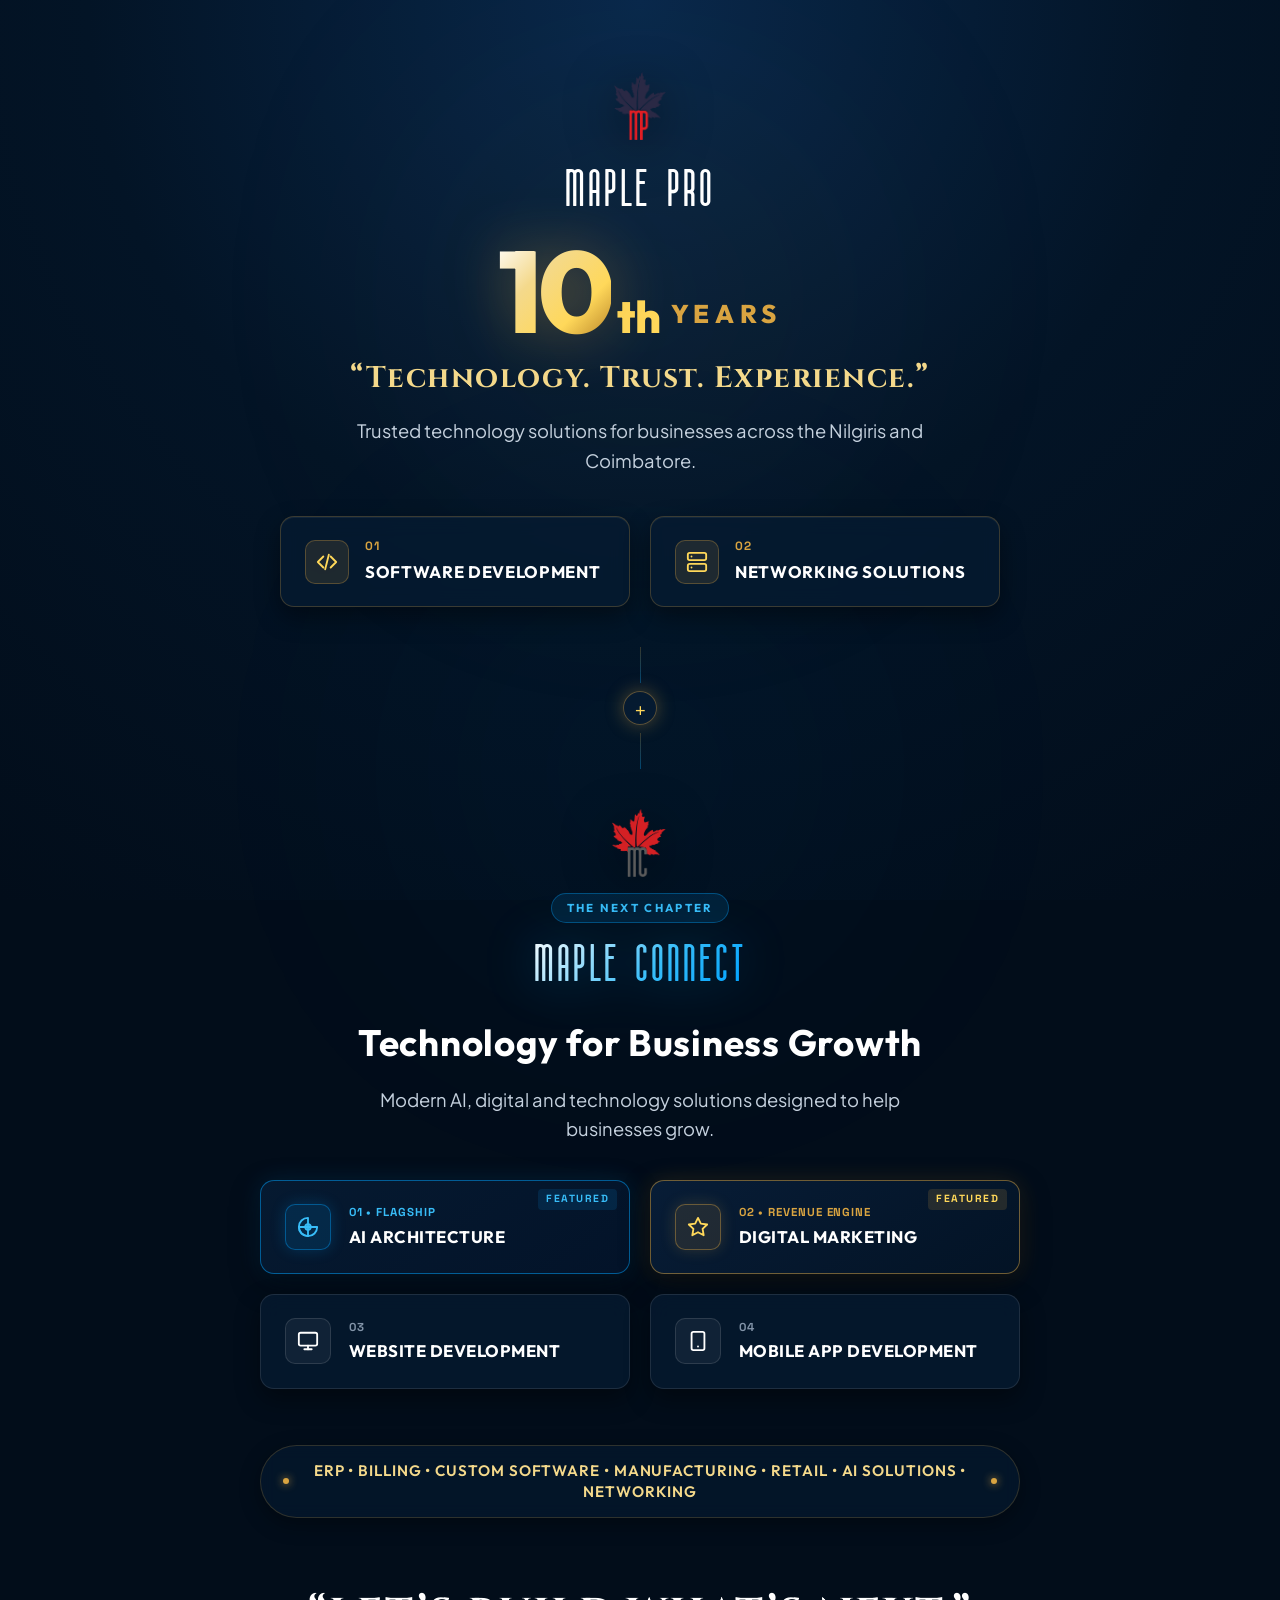
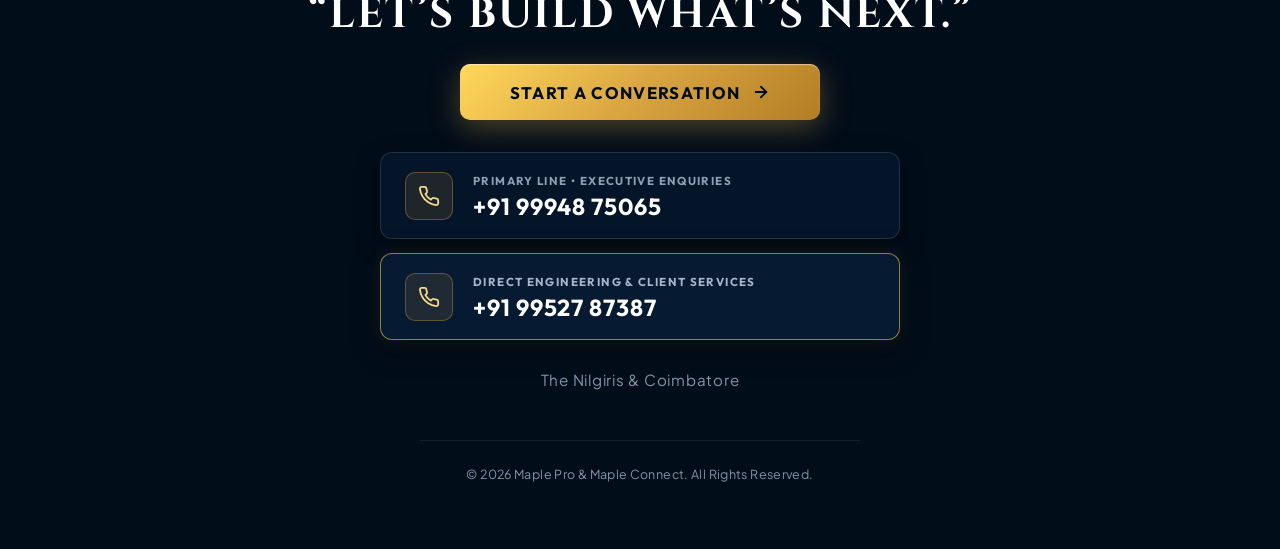
<file: index.html>
<!DOCTYPE html>
<html lang="en">
<head>
  <meta charset="UTF-8">
  <meta name="viewport" content="width=device-width, initial-scale=1.0">
  <title>Maple Pro &amp; Maple Connect | Technology. Trust. Growth.</title>
  <meta name="description" content="Maple Pro — 11 Years of trusted technology across the Nilgiris and Coimbatore. Introducing Maple Connect — the next generation of AI and digital business growth.">
  <meta name="author" content="Maple Technology Ecosystem">
  
  <!-- Open Graph -->
  <meta property="og:title" content="Maple Pro &amp; Maple Connect">
  <meta property="og:description" content="11 Years of Trusted Technology + Next-Generation AI &amp; Digital Growth.">
  <meta property="og:image" content="assets/images/maple-pro-logo.png">

  <!-- Favicon -->
  <link rel="icon" type="image/png" href="assets/images/maple-pro-logo.png">

  <!-- Google Fonts -->
  <link rel="preconnect" href="https://fonts.googleapis.com">
  <link rel="preconnect" href="https://fonts.gstatic.com" crossorigin>
  <link href="https://fonts.googleapis.com/css2?family=Cinzel:wght@600;700;800&family=Outfit:wght@400;500;600;700;800&family=Plus+Jakarta+Sans:wght@400;500;600;700&family=Space+Grotesk:wght@500;600;700&display=swap" rel="stylesheet">

  <!-- FontAwesome for Canadian Maple Leaves -->
  <link rel="stylesheet" href="https://cdnjs.cloudflare.com/ajax/libs/font-awesome/6.4.0/css/all.min.css">

  <!-- Minimal Luxury Stylesheet -->
  <link rel="stylesheet" href="css/style.css">
</head>
<body>

  <!-- Falling Luxury Maple Leaves Background -->
  <div id="leaves-container" aria-hidden="true"></div>

  <!-- Ambient Light Orbs -->
  <div class="ambient-glow orb-gold" aria-hidden="true"></div>
  <div class="ambient-glow orb-blue" aria-hidden="true"></div>

  <!-- Main Minimal One-Page Experience -->
  <main class="page-wrapper">
    <div class="landing-container">

      <!-- ====================================================================
           SECTION 1: MAPLE PRO — 11 YEARS OF TRUSTED TECHNOLOGY
           ==================================================================== -->
      <section class="landing-section section-pro">
        <div class="brand-header">
          <img src="assets/images/maple-pro-logo.png" alt="Maple Pro Official Logo" class="brand-logo logo-pro">
          <h1 class="brand-name brand-calama">MAPLE PRO</h1>
        </div>

        <div class="heritage-block">
          <div class="heritage-11-wrap">
            <span class="heritage-11-num counter-animate" data-target="11">11</span><span class="heritage-11-th">th</span>
            <span class="heritage-11-label">YEARS</span>
          </div>
          <h2 class="heritage-tagline">&ldquo;Technology. Trust. Experience.&rdquo;</h2>
          <p class="heritage-desc">
            Trusted technology solutions for businesses across the Nilgiris and Coimbatore.
          </p>
        </div>

        <!-- Two Established Capabilities -->
        <div class="pro-capabilities-grid">
          <div class="pro-capsule-card">
            <div class="capsule-icon">
              <svg viewBox="0 0 24 24" fill="none" stroke="currentColor" stroke-width="2" stroke-linecap="round" stroke-linejoin="round">
                <polyline points="16 18 22 12 16 6"></polyline>
                <polyline points="8 6 2 12 8 18"></polyline>
                <line x1="14" y1="4" x2="10" y2="20"></line>
              </svg>
            </div>
            <div class="capsule-text">
              <span class="capsule-idx">01</span>
              <h3 class="capsule-title">SOFTWARE DEVELOPMENT</h3>
            </div>
          </div>

          <div class="pro-capsule-card">
            <div class="capsule-icon">
              <svg viewBox="0 0 24 24" fill="none" stroke="currentColor" stroke-width="2" stroke-linecap="round" stroke-linejoin="round">
                <rect x="2" y="2" width="20" height="8" rx="2" ry="2"></rect>
                <rect x="2" y="14" width="20" height="8" rx="2" ry="2"></rect>
                <line x1="6" y1="6" x2="6.01" y2="6"></line>
                <line x1="6" y1="18" x2="6.01" y2="18"></line>
              </svg>
            </div>
            <div class="capsule-text">
              <span class="capsule-idx">02</span>
              <h3 class="capsule-title">NETWORKING SOLUTIONS</h3>
            </div>
          </div>
        </div>
      </section>

      <!-- Elegant Evolution Connector -->
      <div class="evolution-connector" aria-hidden="true">
        <div class="connector-line"></div>
        <div class="connector-badge">
          <span>&plus;</span>
        </div>
        <div class="connector-line"></div>
      </div>

      <!-- ====================================================================
           SECTION 2: MAPLE CONNECT — THE NEXT CHAPTER
           ==================================================================== -->
      <section class="landing-section section-connect">
        <div class="brand-header">
          <img src="assets/images/maple-connect-logo.png" alt="Maple Connect Official Logo" class="brand-logo logo-connect">
          <div class="brand-title-group">
            <span class="eyebrow-badge">THE NEXT CHAPTER</span>
            <h2 class="brand-name brand-calama blue-glow">MAPLE CONNECT</h2>
          </div>
        </div>

        <div class="connect-headline-block">
          <h3 class="connect-title">Technology for Business Growth</h3>
          <p class="connect-desc">
            Modern AI, digital and technology solutions designed to help businesses grow.
          </p>
        </div>

        <!-- Four Strategic Services (AI Architecture & Digital Marketing Highlighted) -->
        <div class="connect-services-grid">
          <!-- 01 AI Architecture (Featured Highlight) -->
          <div class="connect-service-card highlight-ai">
            <div class="highlight-corner-badge">FEATURED</div>
            <div class="card-icon-halo halo-ai">
              <svg viewBox="0 0 24 24" fill="none" stroke="currentColor" stroke-width="2" stroke-linecap="round" stroke-linejoin="round">
                <path d="M12 2a10 10 0 1 0 10 10H12V2z"></path>
                <path d="M12 12L2.1 12a10 10 0 0 0 9.9 10V12z"></path>
                <circle cx="12" cy="12" r="3"></circle>
              </svg>
            </div>
            <div class="card-content">
              <span class="card-number">01 &bull; FLAGSHIP</span>
              <h4 class="card-title">AI ARCHITECTURE</h4>
            </div>
          </div>

          <!-- 02 Digital Marketing (Featured Highlight) -->
          <div class="connect-service-card highlight-marketing">
            <div class="highlight-corner-badge gold">FEATURED</div>
            <div class="card-icon-halo halo-marketing">
              <svg viewBox="0 0 24 24" fill="none" stroke="currentColor" stroke-width="2" stroke-linecap="round" stroke-linejoin="round">
                <polygon points="12 2 15.09 8.26 22 9.27 17 14.14 18.18 21.02 12 17.77 5.82 21.02 7 14.14 2 9.27 8.91 8.26 12 2"></polygon>
              </svg>
            </div>
            <div class="card-content">
              <span class="card-number">02 &bull; REVENUE ENGINE</span>
              <h4 class="card-title">DIGITAL MARKETING</h4>
            </div>
          </div>

          <!-- 03 Website Development -->
          <div class="connect-service-card">
            <div class="card-icon-halo">
              <svg viewBox="0 0 24 24" fill="none" stroke="currentColor" stroke-width="2" stroke-linecap="round" stroke-linejoin="round">
                <rect x="2" y="3" width="20" height="14" rx="2" ry="2"></rect>
                <line x1="8" y1="21" x2="16" y2="21"></line>
                <line x1="12" y1="17" x2="12" y2="21"></line>
              </svg>
            </div>
            <div class="card-content">
              <span class="card-number">03</span>
              <h4 class="card-title">WEBSITE DEVELOPMENT</h4>
            </div>
          </div>

          <!-- 04 Mobile App Development -->
          <div class="connect-service-card">
            <div class="card-icon-halo">
              <svg viewBox="0 0 24 24" fill="none" stroke="currentColor" stroke-width="2" stroke-linecap="round" stroke-linejoin="round">
                <rect x="5" y="2" width="14" height="20" rx="2" ry="2"></rect>
                <line x1="12" y1="18" x2="12.01" y2="18"></line>
              </svg>
            </div>
            <div class="card-content">
              <span class="card-number">04</span>
              <h4 class="card-title">MOBILE APP DEVELOPMENT</h4>
            </div>
          </div>
        </div>
      </section>

      <!-- ====================================================================
           SECTION 3: BUSINESS SOLUTIONS (Compact Line)
           ==================================================================== -->
      <section class="landing-section section-solutions">
        <div class="solutions-compact-strip">
          <span class="solutions-dot" aria-hidden="true"></span>
          <p class="solutions-text">
            ERP &bull; Billing &bull; Custom Software &bull; Manufacturing &bull; Retail &bull; AI Solutions &bull; Networking
          </p>
          <span class="solutions-dot" aria-hidden="true"></span>
        </div>
      </section>

      <!-- ====================================================================
           SECTION 4: FINAL CTA & CONTACT
           ==================================================================== -->
      <section class="landing-section section-cta">
        <h2 class="cta-heading">&ldquo;LET&rsquo;S BUILD WHAT&rsquo;S NEXT.&rdquo;</h2>

        <div class="cta-action-wrap">
          <button type="button" class="btn btn-gold btn-sweep open-consultation-btn">
            <span>START A CONVERSATION</span>
            <svg width="18" height="18" viewBox="0 0 24 24" fill="none" stroke="currentColor" stroke-width="2.5" stroke-linecap="round" stroke-linejoin="round">
              <line x1="5" y1="12" x2="19" y2="12"></line>
              <polyline points="12 5 19 12 12 19"></polyline>
            </svg>
          </button>
        </div>

        <!-- Direct Phone Lines (Executive & Engineering) -->
        <div class="contact-cards-container">
          <a href="tel:+919994875065" class="contact-channel-card">
            <div class="channel-icon-wrap">
              <svg viewBox="0 0 24 24" fill="none" stroke="currentColor" stroke-width="2" stroke-linecap="round" stroke-linejoin="round">
                <path d="M22 16.92v3a2 2 0 0 1-2.18 2 19.79 19.79 0 0 1-8.63-3.07 19.5 19.5 0 0 1-6-6 19.79 19.79 0 0 1-3.07-8.67A2 2 0 0 1 4.11 2h3a2 2 0 0 1 2 1.72 12.84 12.84 0 0 0 .7 2.81 2 2 0 0 1-.45 2.11L8.09 9.91a16 16 0 0 0 6 6l1.27-1.27a2 2 0 0 1 2.11-.45 12.84 12.84 0 0 0 2.81.7A2 2 0 0 1 22 16.92z"></path>
              </svg>
            </div>
            <div class="channel-details">
              <span class="channel-label">PRIMARY LINE &bull; EXECUTIVE ENQUIRIES</span>
              <span class="channel-number">+91 99948 75065</span>
            </div>
          </a>

          <a href="tel:+919952787387" class="contact-channel-card highlight-gold">
            <div class="channel-icon-wrap">
              <svg viewBox="0 0 24 24" fill="none" stroke="currentColor" stroke-width="2" stroke-linecap="round" stroke-linejoin="round">
                <path d="M22 16.92v3a2 2 0 0 1-2.18 2 19.79 19.79 0 0 1-8.63-3.07 19.5 19.5 0 0 1-6-6 19.79 19.79 0 0 1-3.07-8.67A2 2 0 0 1 4.11 2h3a2 2 0 0 1 2 1.72 12.84 12.84 0 0 0 .7 2.81 2 2 0 0 1-.45 2.11L8.09 9.91a16 16 0 0 0 6 6l1.27-1.27a2 2 0 0 1 2.11-.45 12.84 12.84 0 0 0 2.81.7A2 2 0 0 1 22 16.92z"></path>
              </svg>
            </div>
            <div class="channel-details">
              <span class="channel-label">DIRECT ENGINEERING &amp; CLIENT SERVICES</span>
              <span class="channel-number">+91 99527 87387</span>
            </div>
          </a>
        </div>

        <div class="location-stamp">
          <span>The Nilgiris &amp; Coimbatore</span>
        </div>

        <footer class="minimal-footer">
          <p>&copy; 2026 Maple Pro &amp; Maple Connect. All Rights Reserved.</p>
        </footer>
      </section>

    </div>
  </main>

  <!-- ==========================================================================
       FAST LUXURY CONSULTATION MODAL
       ========================================================================== -->
  <div id="consultation-modal" class="modal-overlay" aria-hidden="true">
    <div class="modal-dialog">
      <button class="modal-close-btn" id="modal-close-btn" aria-label="Close dialog">&times;</button>

      <div class="modal-header-lockup">
        <span class="modal-badge">DIRECT LEADERSHIP ACCESS</span>
        <h3 class="modal-title">Start A Conversation</h3>
        <p class="modal-sub">Tell us about your organization and requirements.</p>
      </div>

      <form class="contact-inquiry-form" id="consultation-form">
        <div class="form-group">
          <label class="form-label" for="client-name">Your Name / Organization</label>
          <input type="text" id="client-name" name="client_name" class="form-control" placeholder="e.g. Anand Kumar, Managing Director" required>
        </div>

        <div class="form-group">
          <label class="form-label" for="client-phone">Phone / WhatsApp Number</label>
          <input type="tel" id="client-phone" name="client_phone" class="form-control" placeholder="+91 98765 43210" required>
        </div>

        <div class="form-group">
          <label class="form-label" for="brand-interest">Capability Focus</label>
          <select id="brand-interest" name="brand_interest" class="form-control form-select">
            <option value="AI Architecture">Maple Connect &mdash; AI Architecture</option>
            <option value="Digital Marketing">Maple Connect &mdash; Digital Marketing</option>
            <option value="Website & Mobile App">Maple Connect &mdash; Website &amp; Mobile App Development</option>
            <option value="Custom Software Development">Maple Pro &mdash; Software Development</option>
            <option value="Networking Solutions">Maple Pro &mdash; Networking Solutions</option>
            <option value="Full Enterprise Ecosystem">Complete Ecosystem (Software, Networking &amp; AI)</option>
          </select>
        </div>

        <div class="form-group">
          <label class="form-label" for="client-notes">Requirements Overview</label>
          <textarea id="client-notes" name="client_notes" class="form-control" placeholder="Brief outline of your project or requirements..."></textarea>
        </div>

        <button type="submit" class="btn btn-gold btn-sweep modal-submit-btn">
          <span>DISPATCH VIA WHATSAPP DIRECT</span>
          <svg width="16" height="16" viewBox="0 0 24 24" fill="none" stroke="currentColor" stroke-width="2.5"><polyline points="9 18 15 12 9 6"></polyline></svg>
        </button>
      </form>
    </div>
  </div>

  <!-- Interactive JavaScript Engine -->
  <script src="js/main.js"></script>
</body>
</html>
</file>
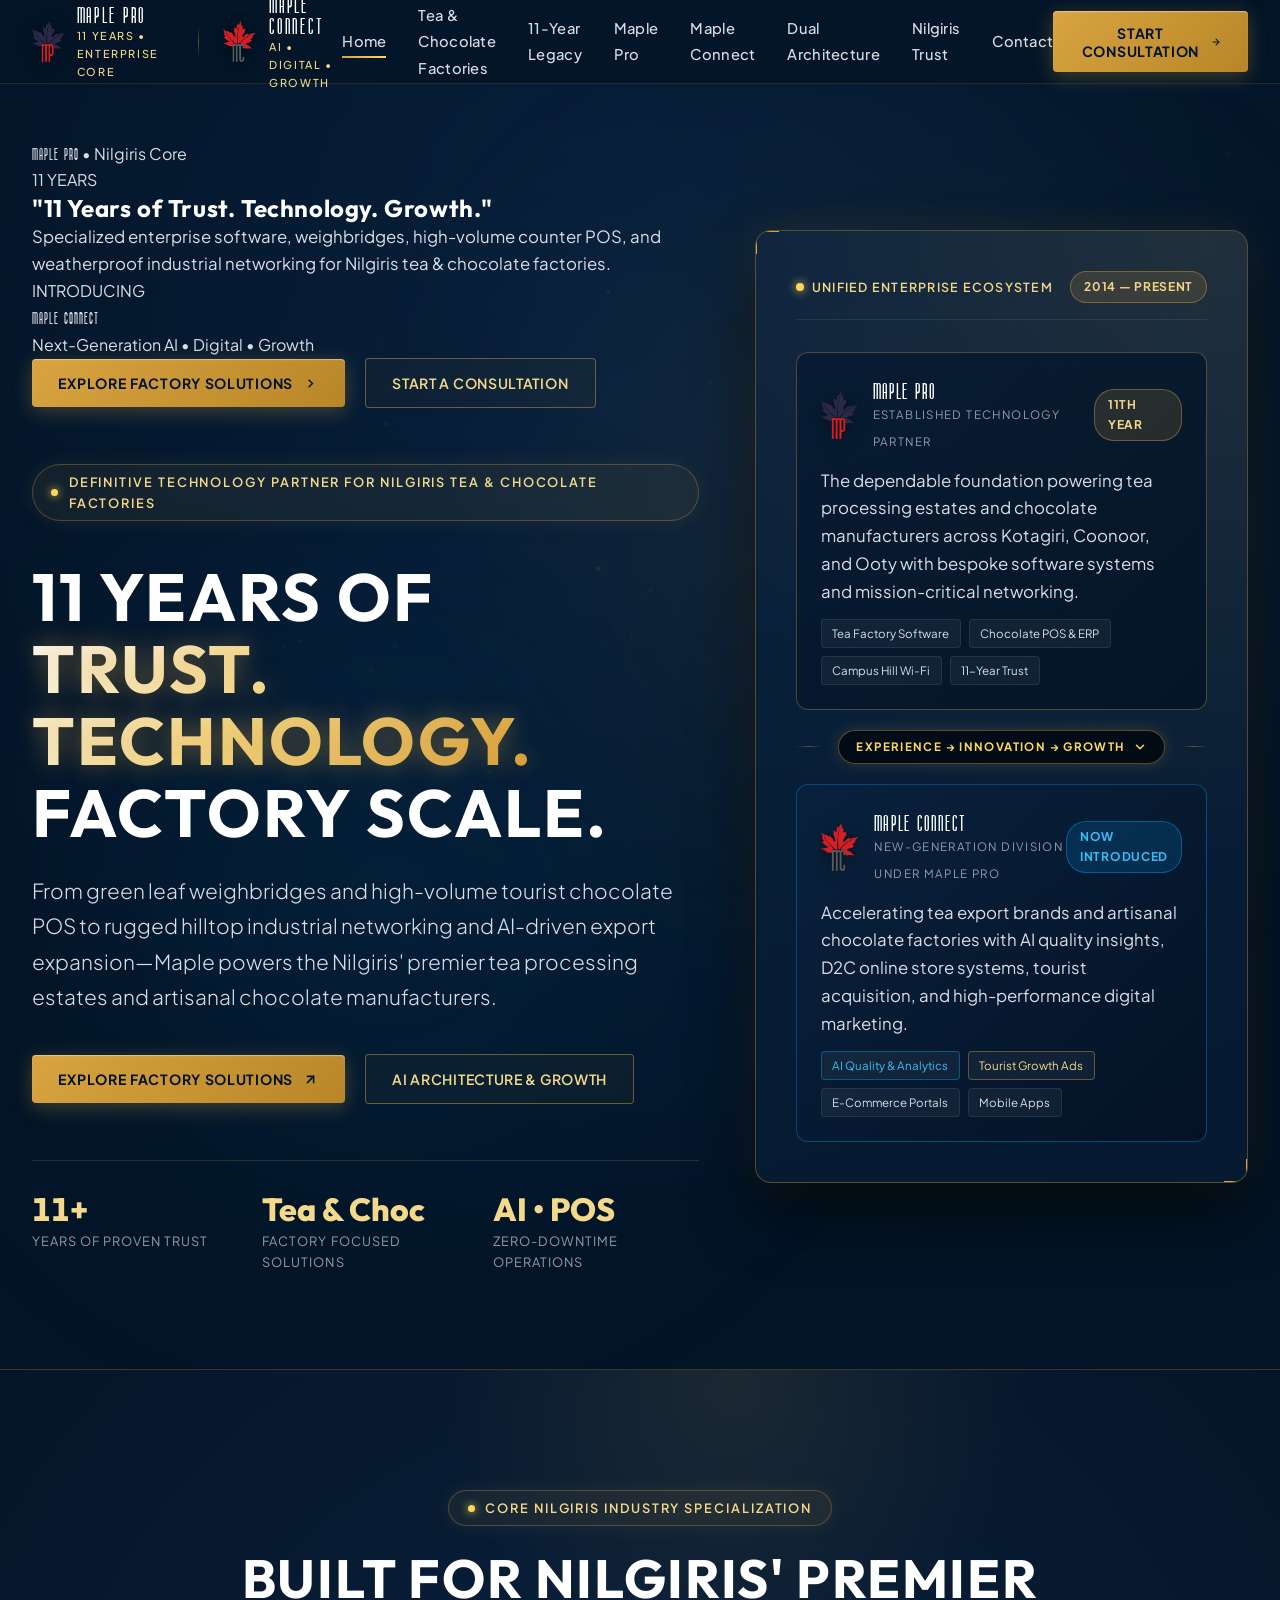
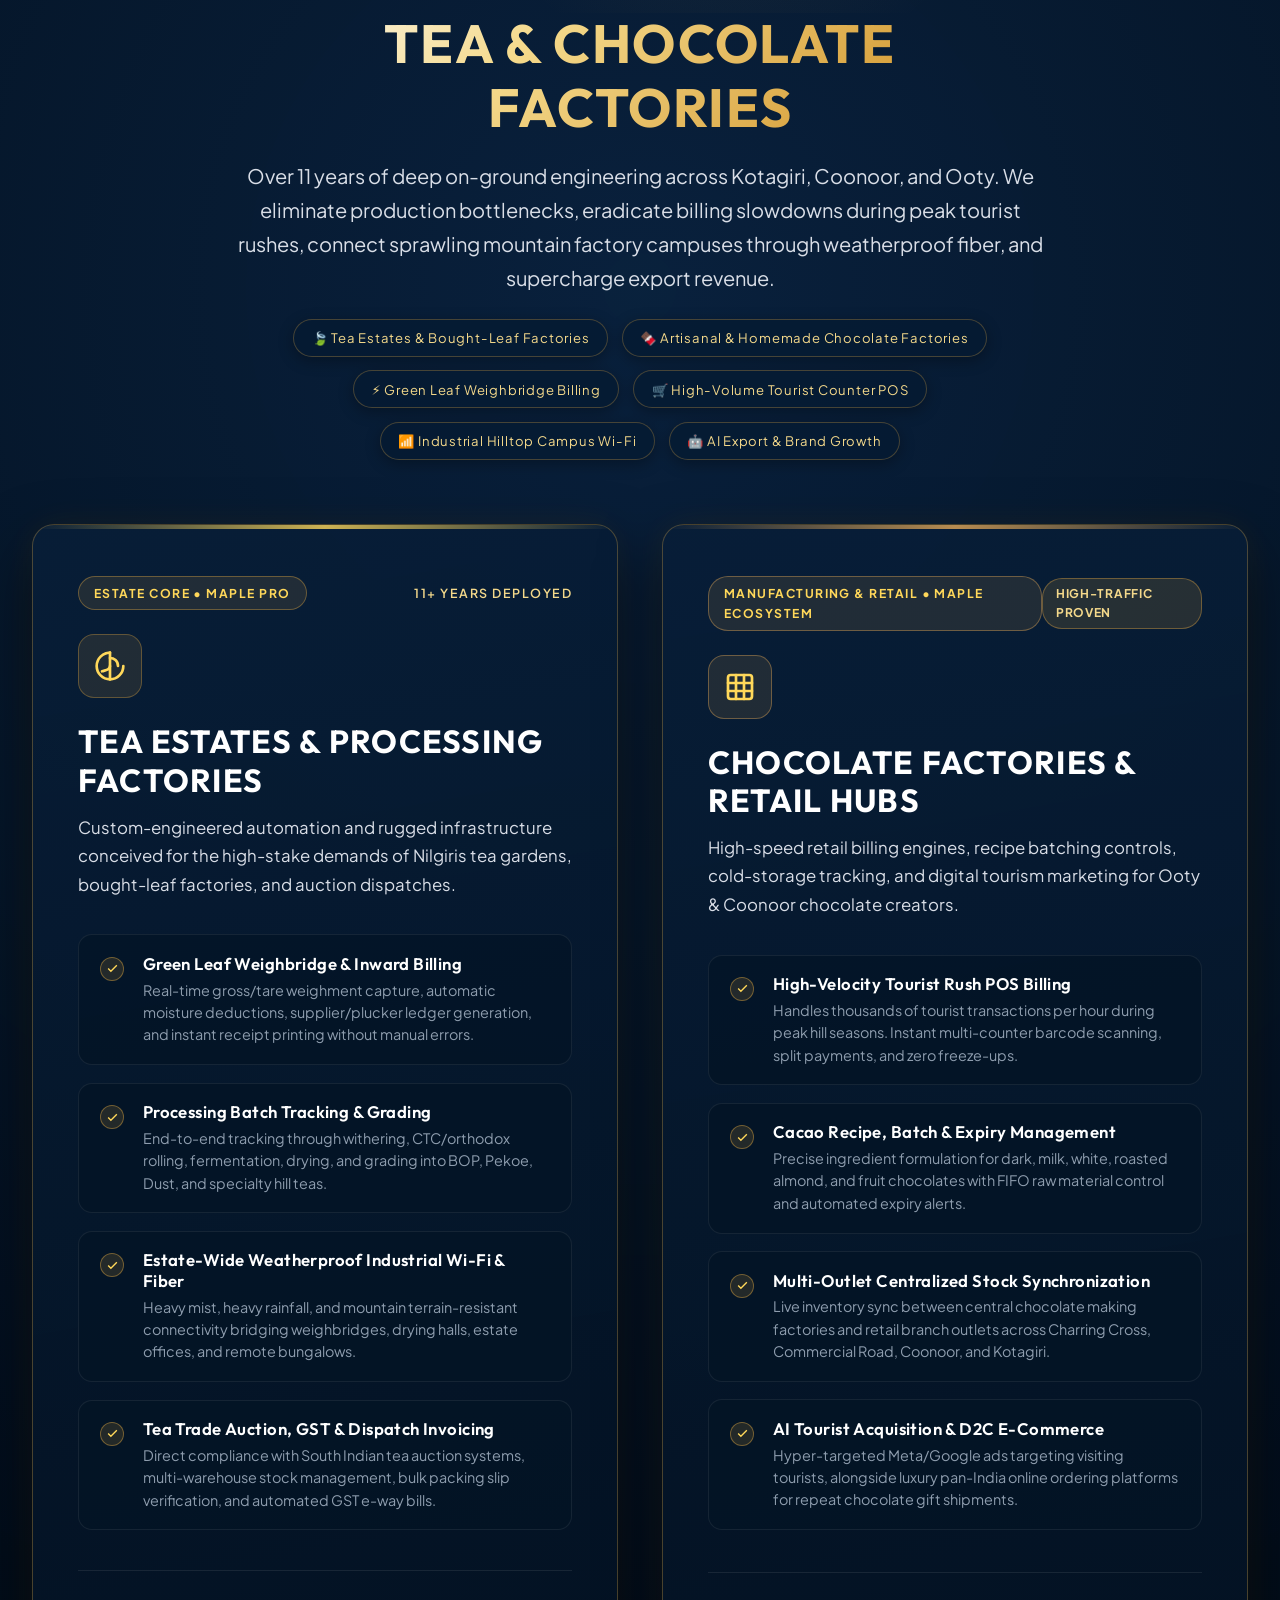
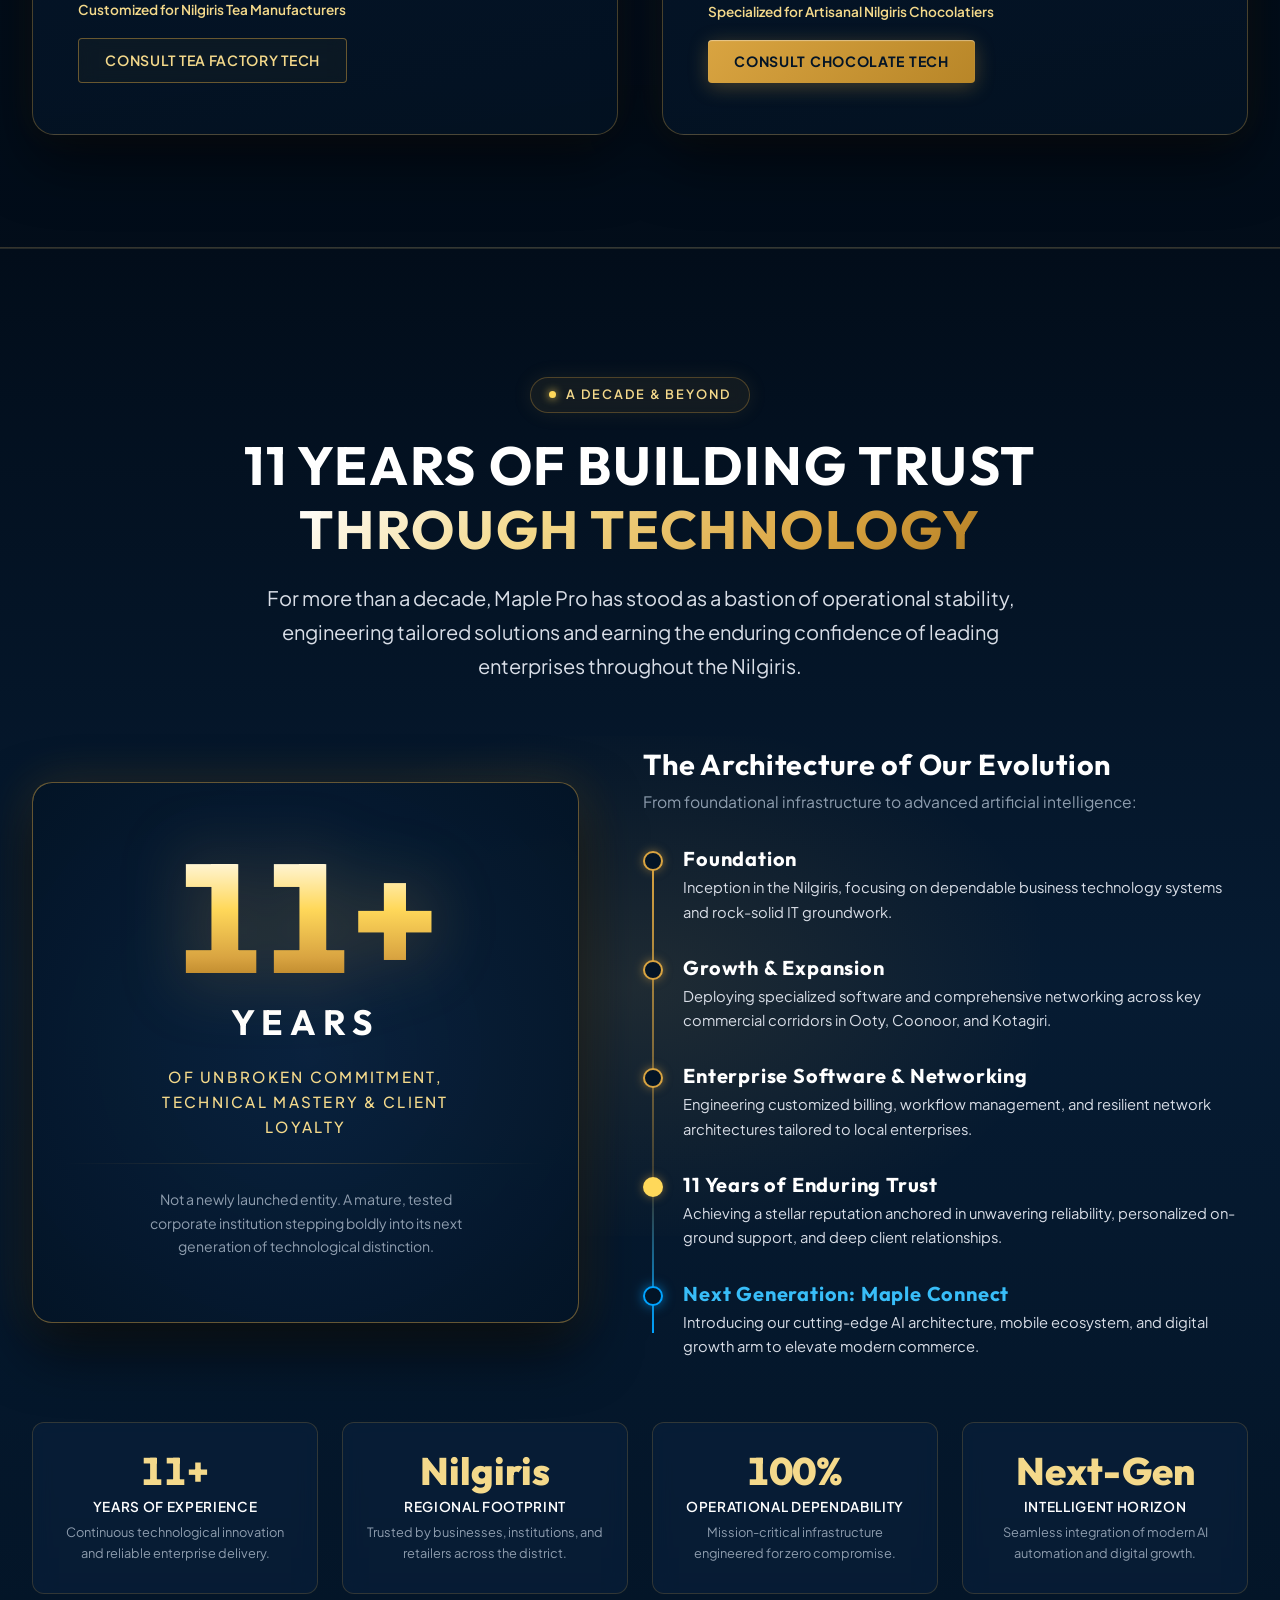
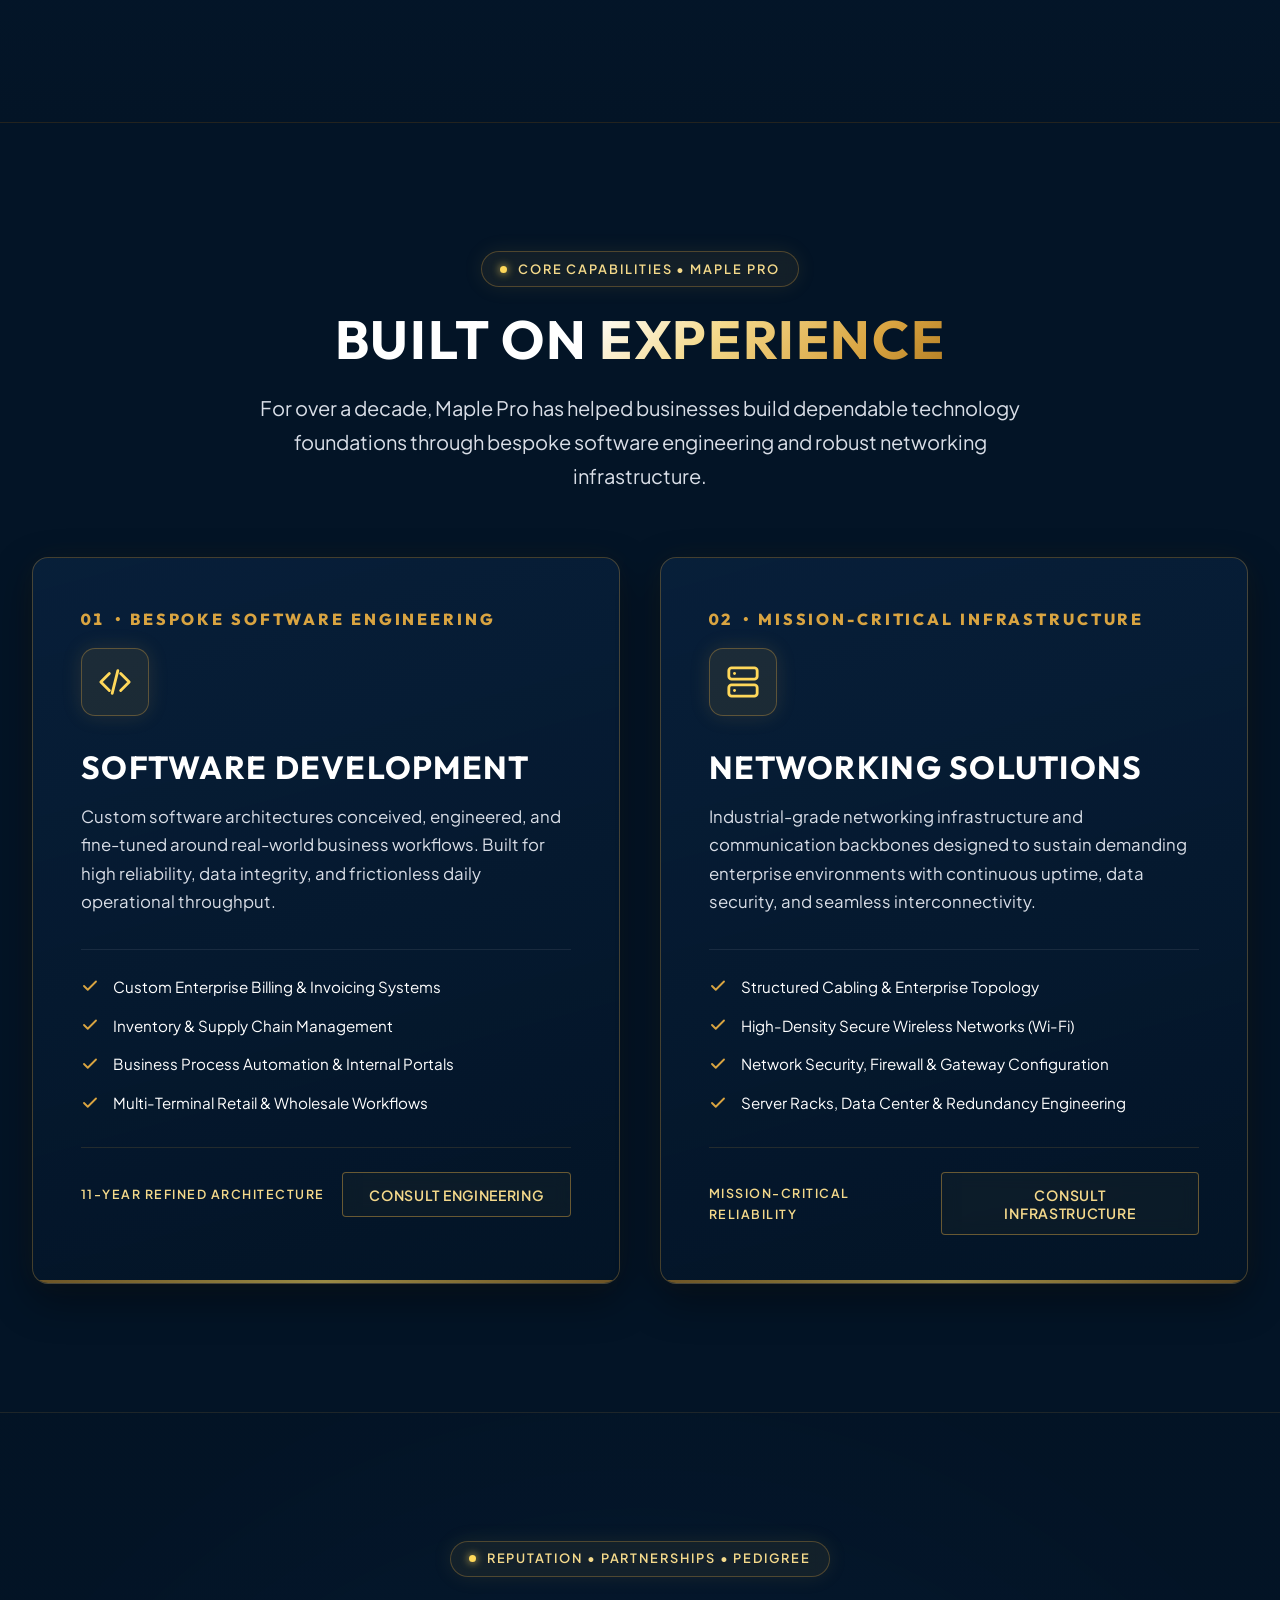
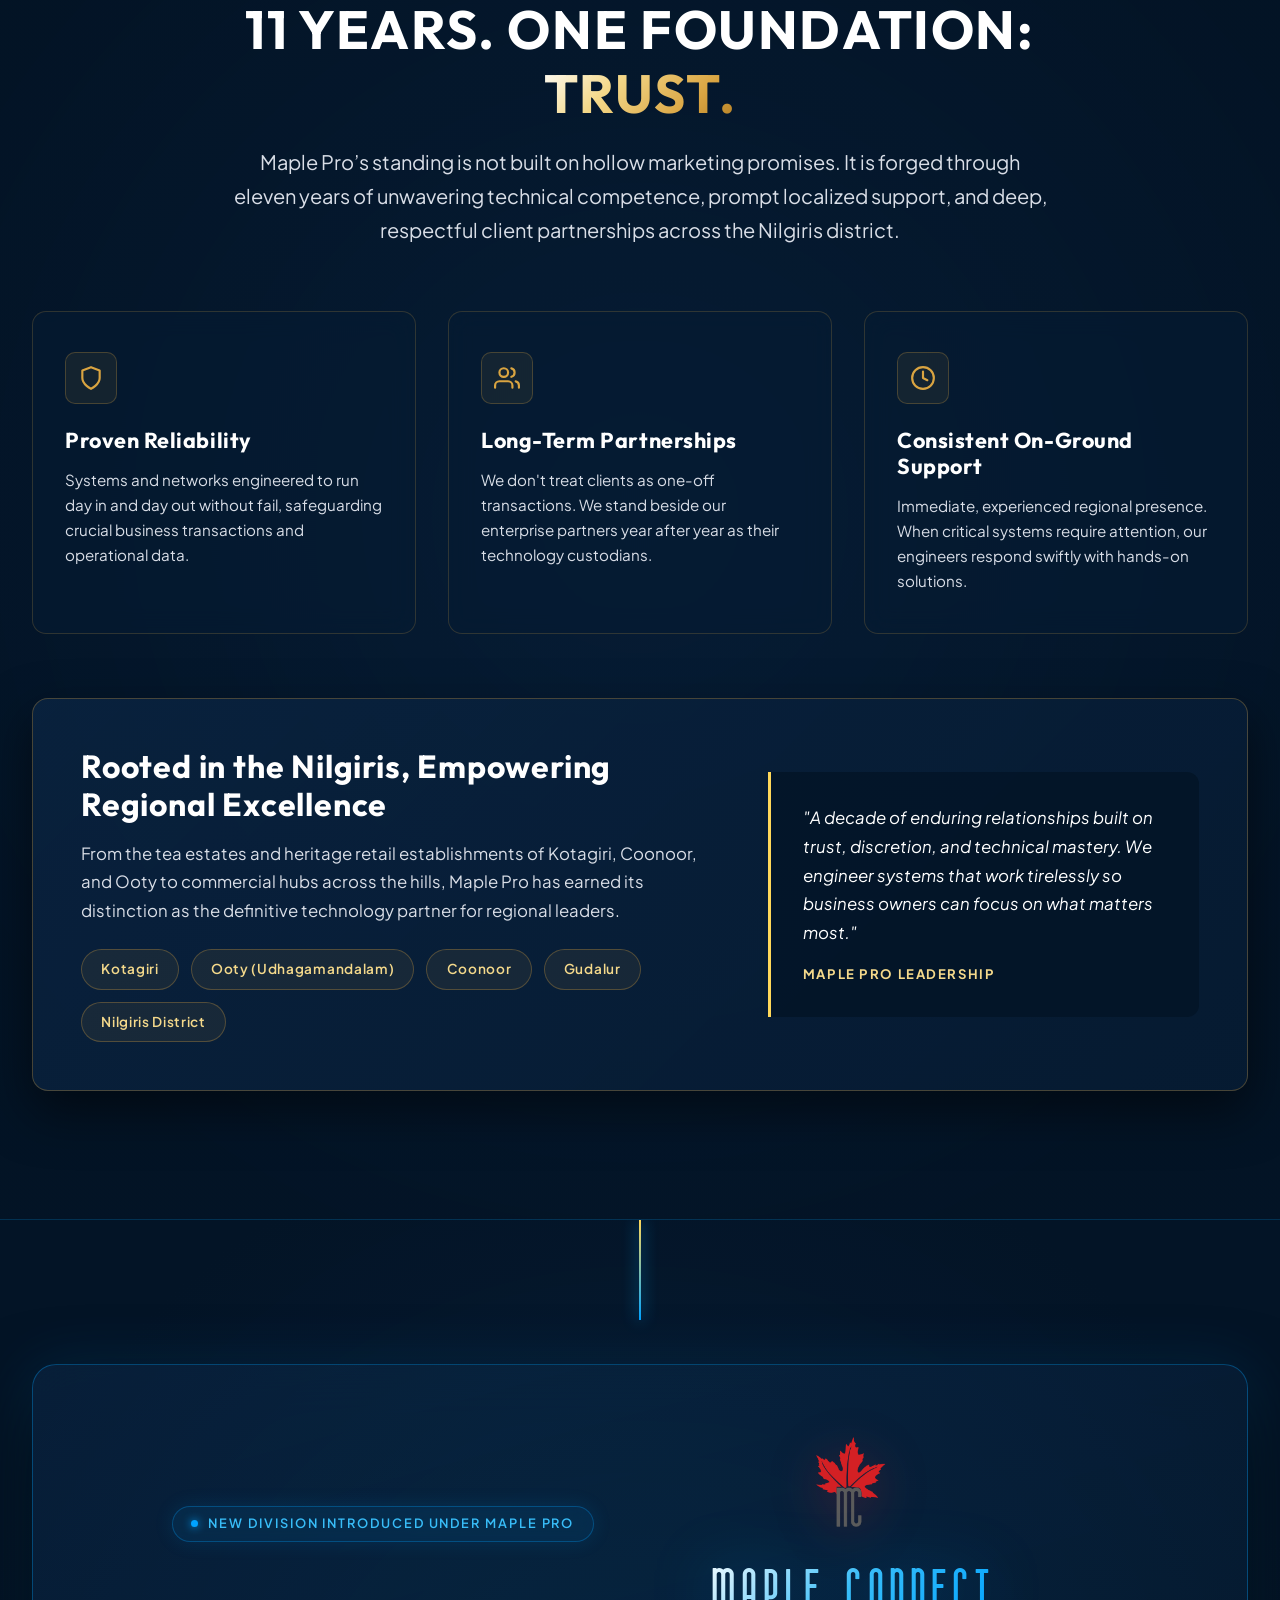
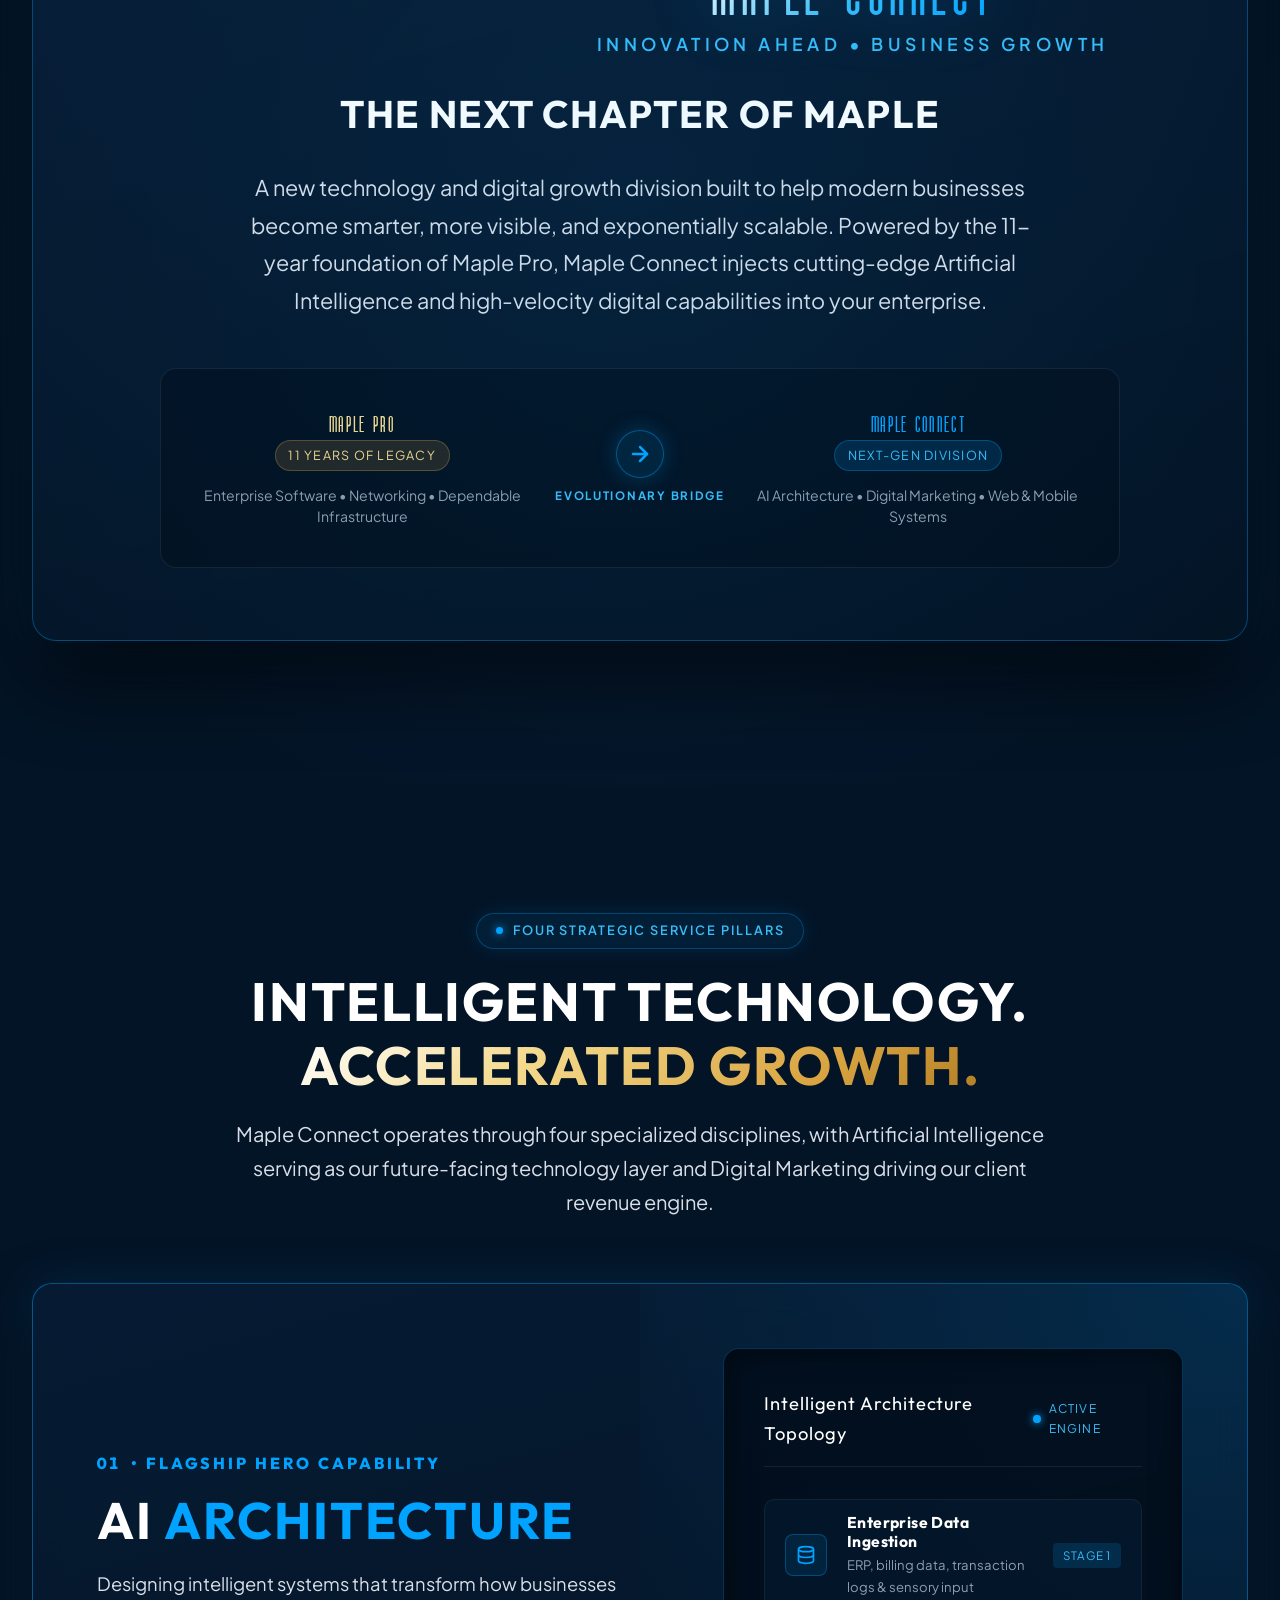
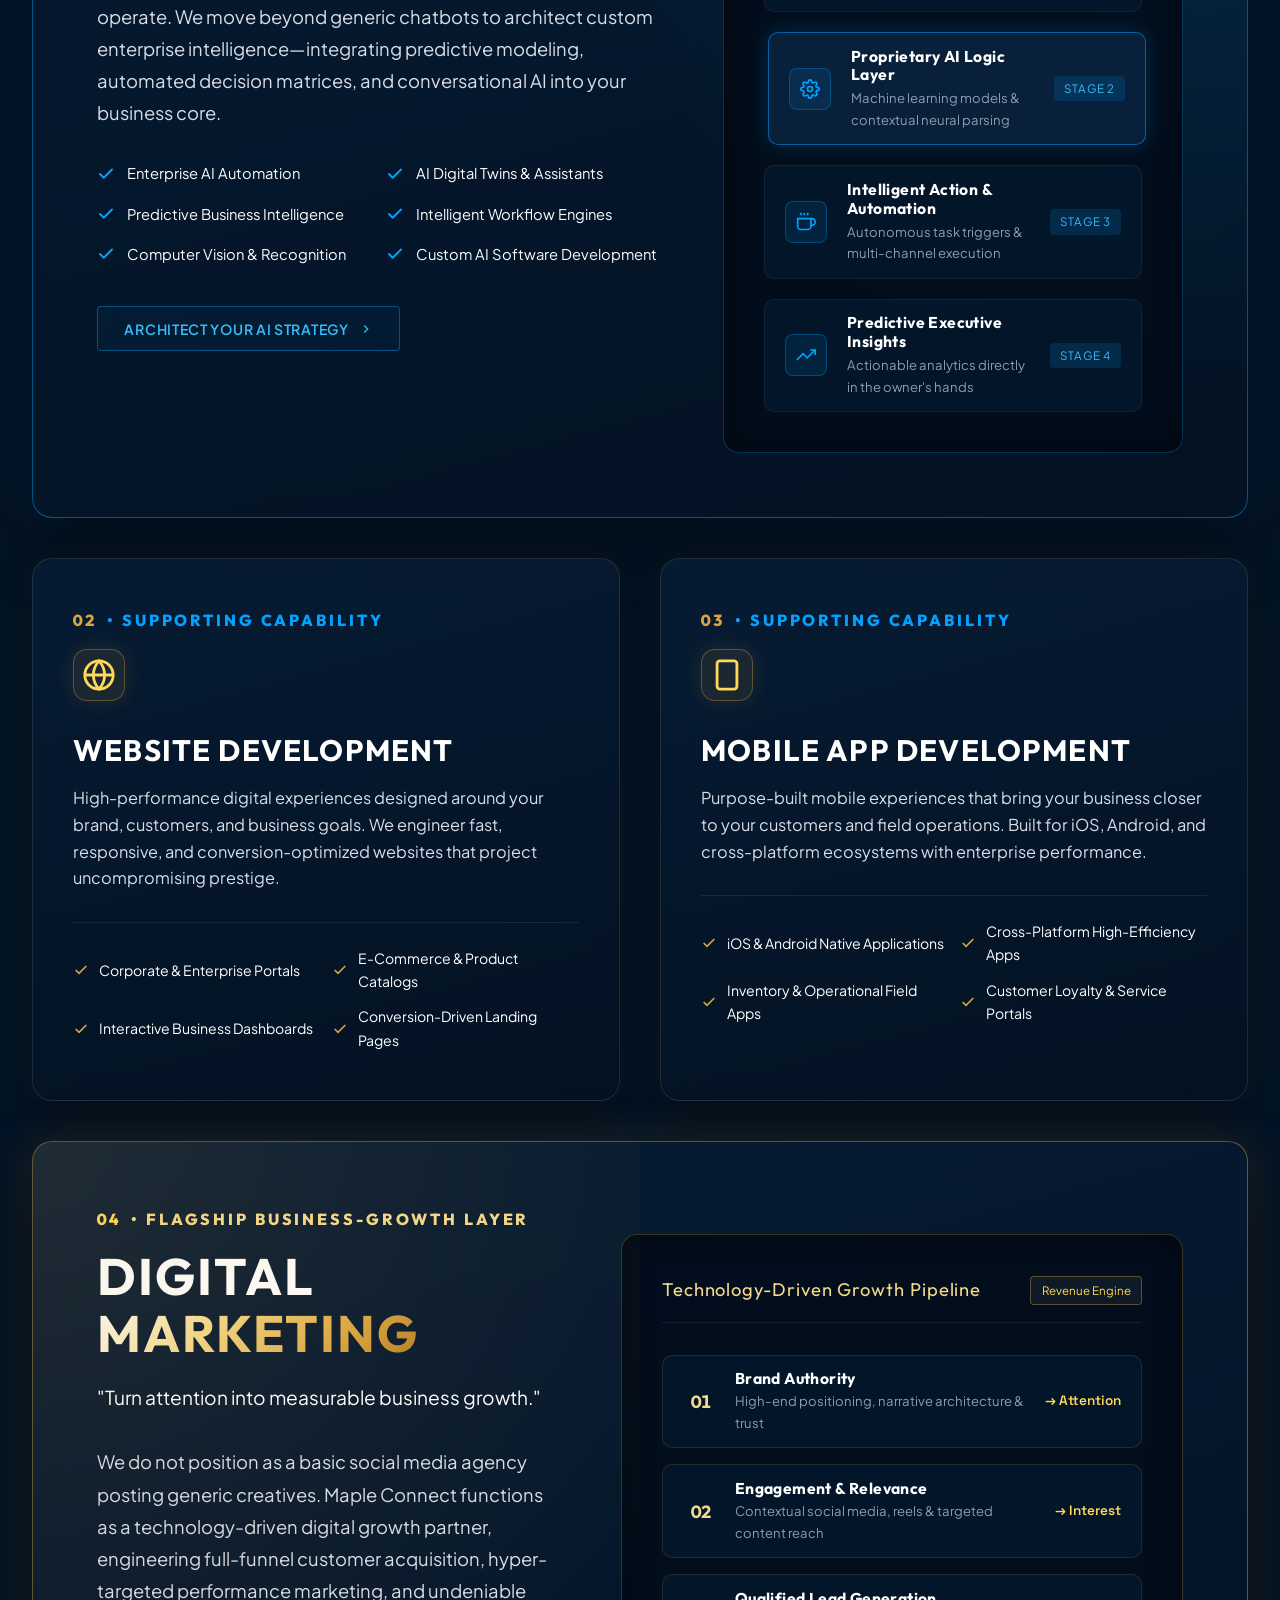
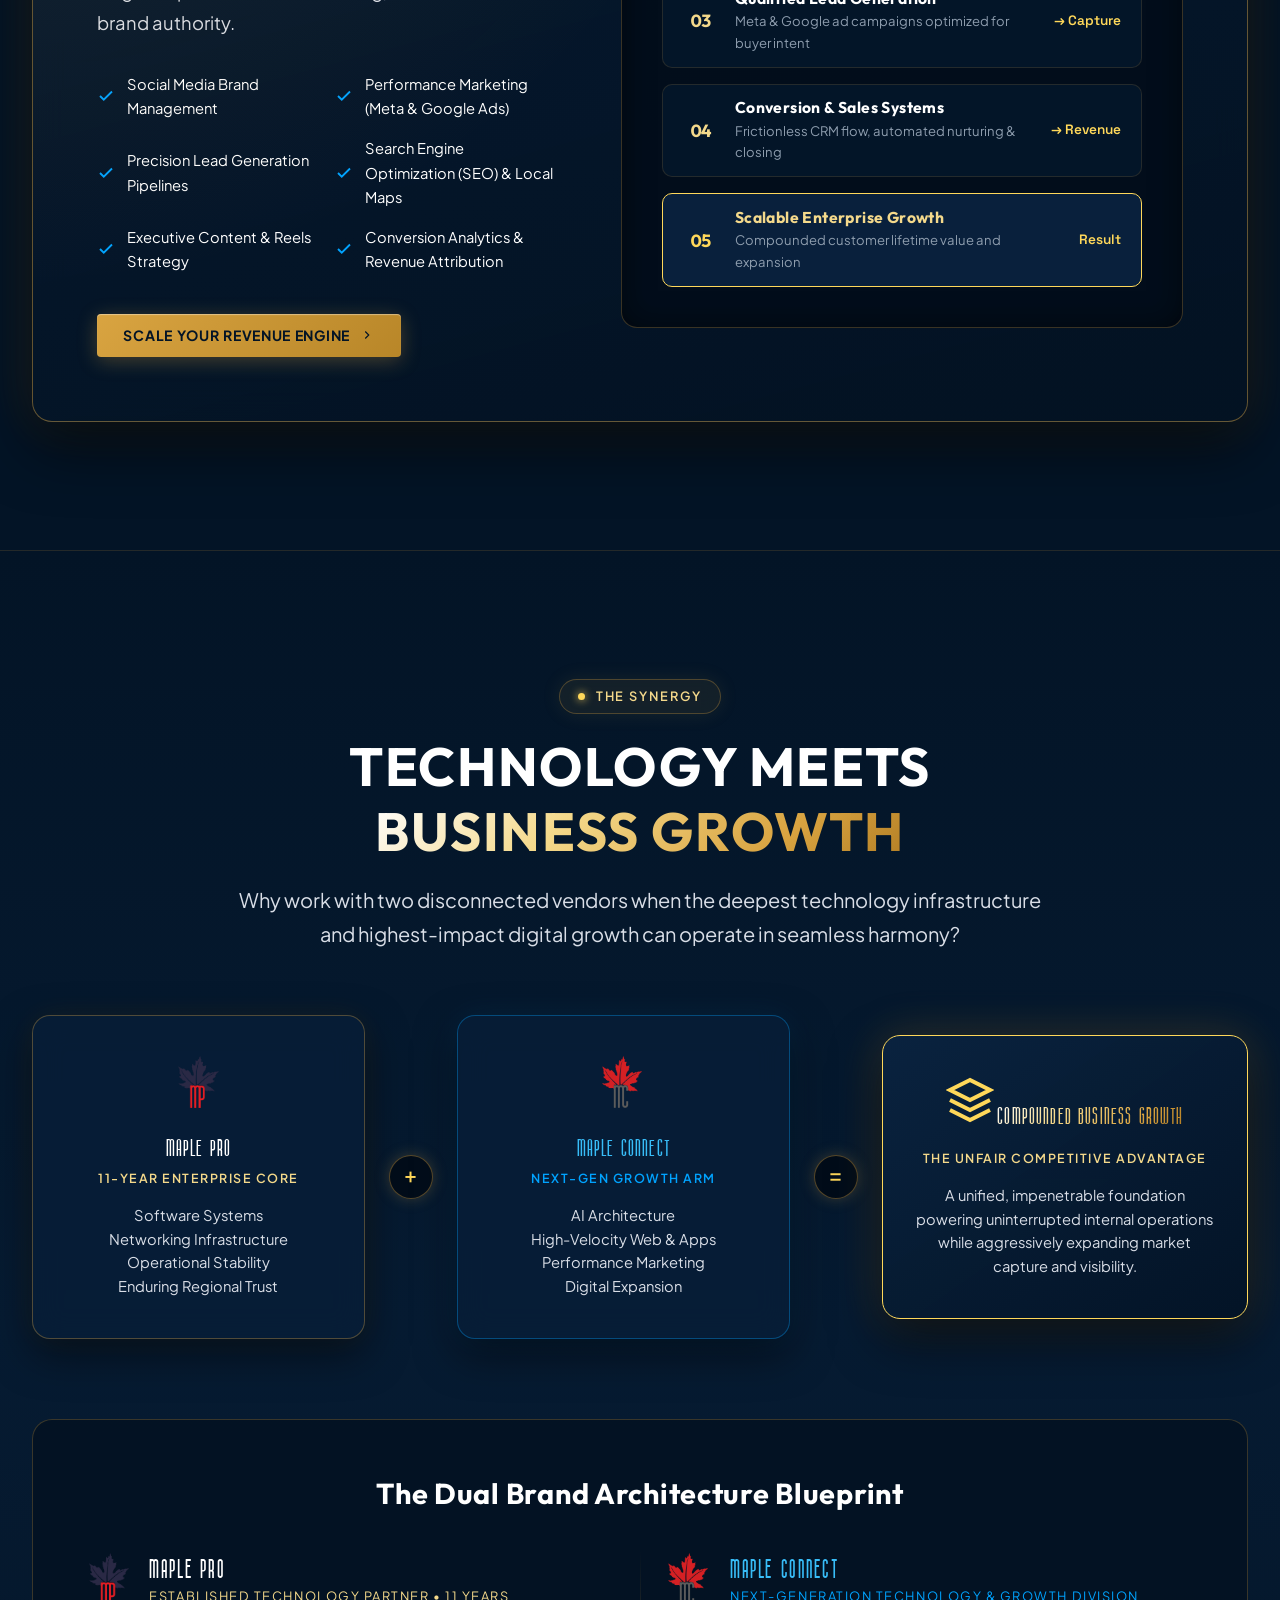
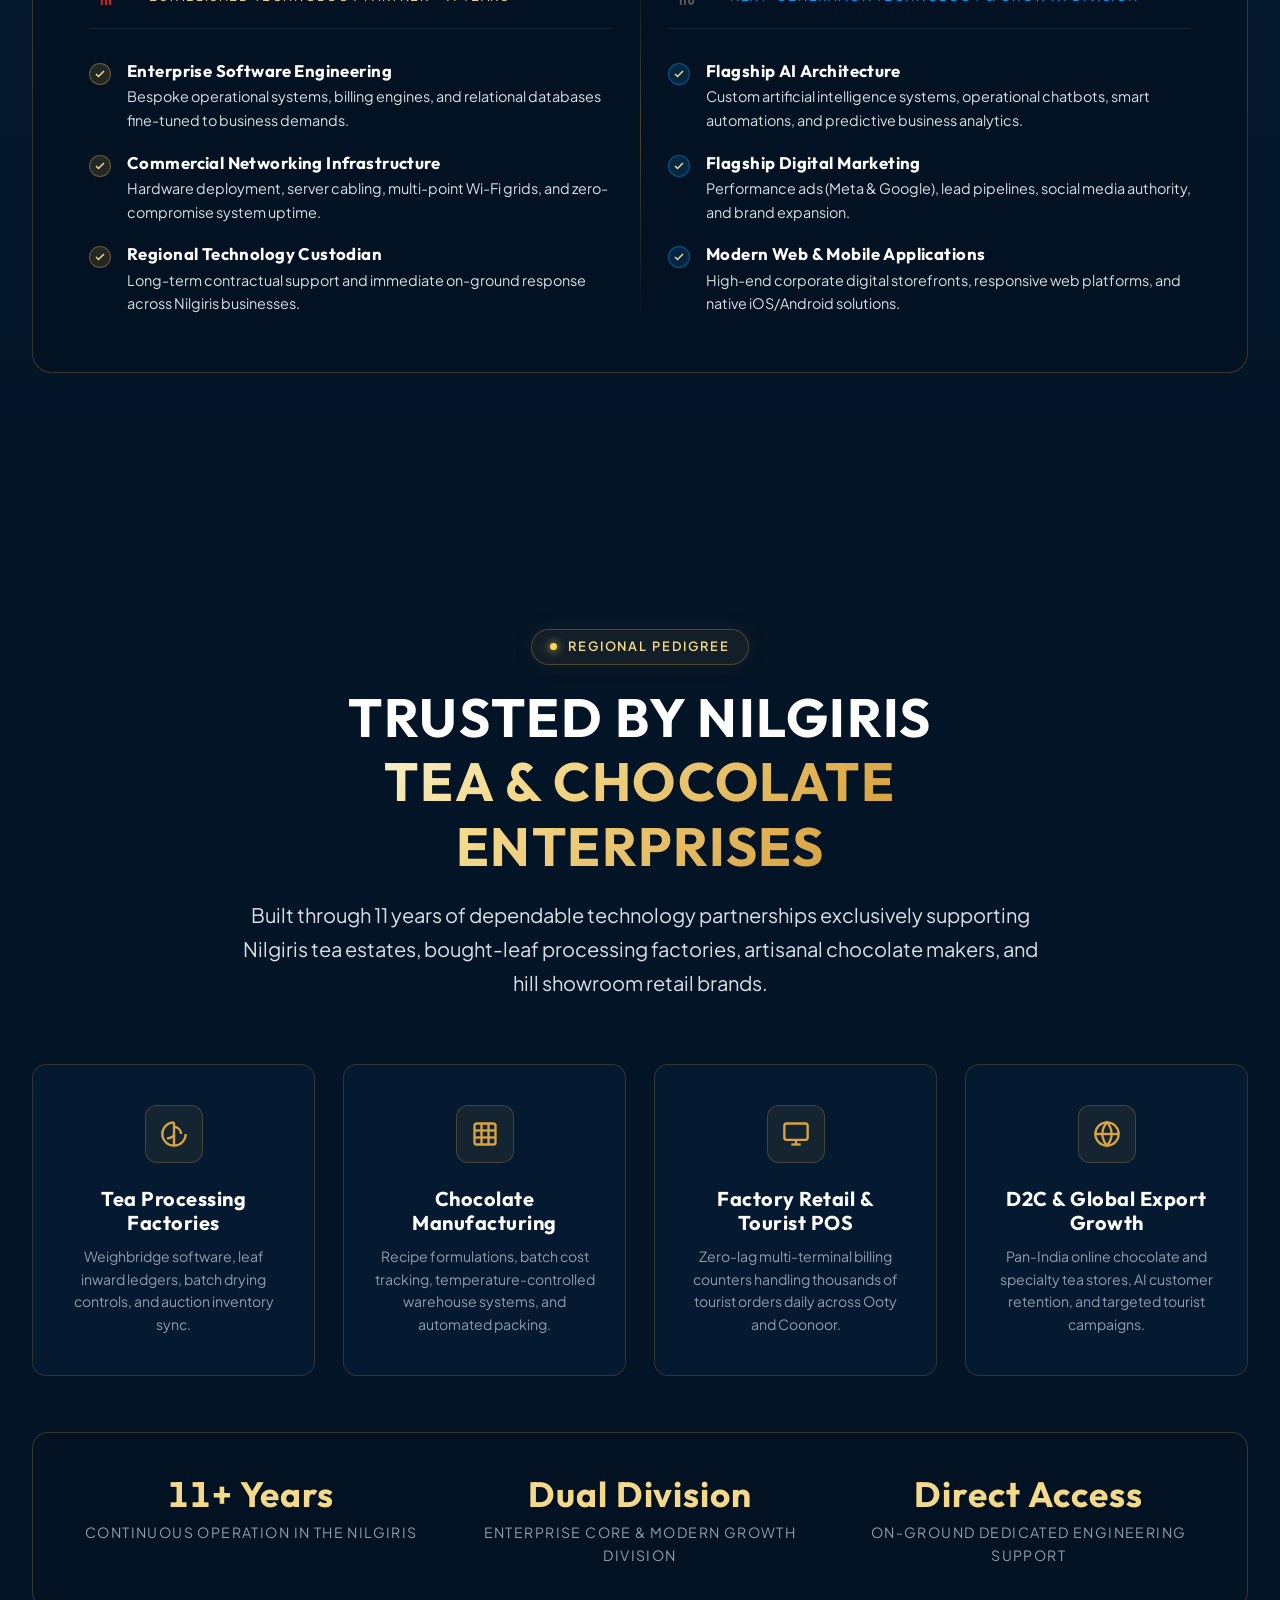
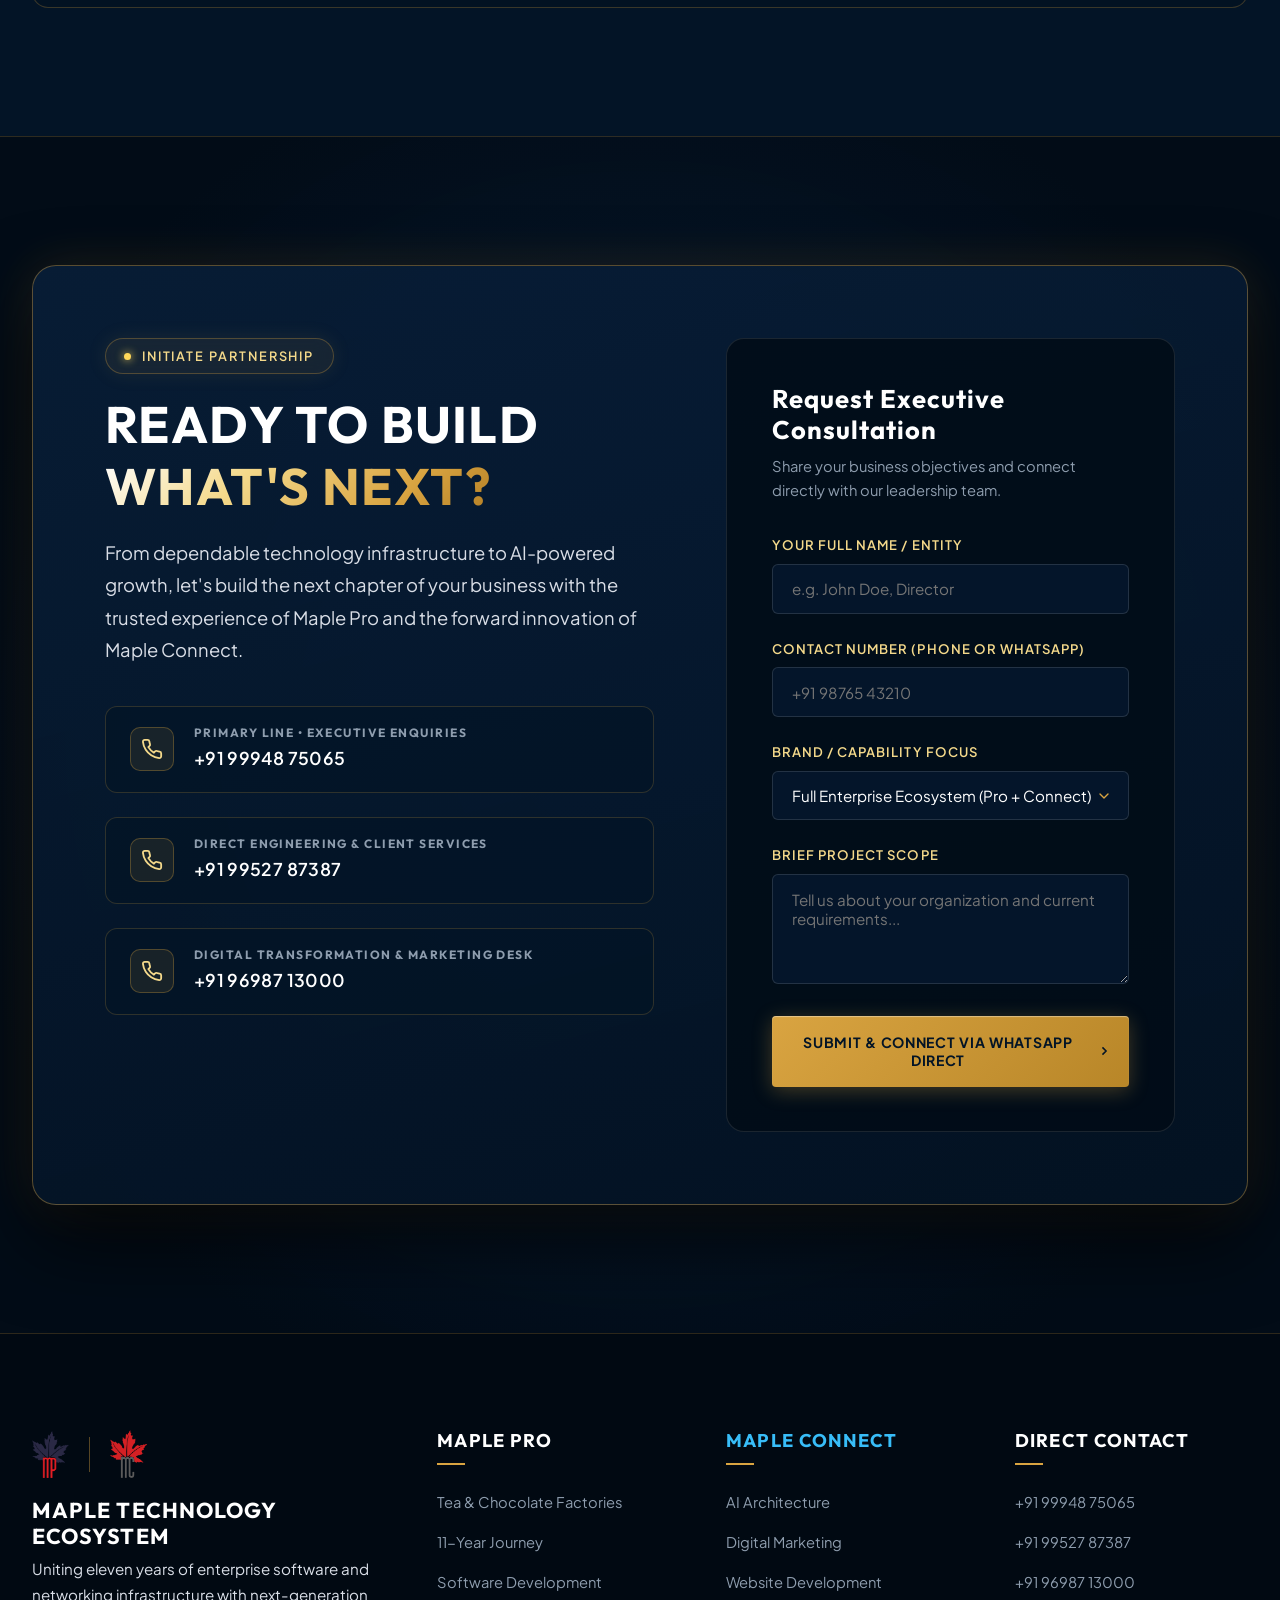
<file: maple pro achivment/index.html>
<!DOCTYPE html>
<html lang="en">
<head>
  <meta charset="UTF-8">
  <meta name="viewport" content="width=device-width, initial-scale=1.0">
  <title>Maple Pro &amp; Maple Connect | 11 Years of Trust, Technology &amp; AI-Driven Growth</title>
  <meta name="description" content="Maple Pro celebrates 11 years as the Nilgiris' trusted technology partner for enterprise software and networking, introducing Maple Connect — our new-generation AI Architecture and Digital Growth division.">
  <meta name="keywords" content="Maple Pro, Maple Connect, Nilgiris Software, AI Architecture, Networking Solutions, Digital Marketing Nilgiris, Ooty, Coonoor, Kotagiri Enterprise IT">
  <meta name="author" content="Maple Technology Ecosystem">
  
  <!-- Open Graph / Social Meta -->
  <meta property="og:type" content="website">
  <meta property="og:title" content="Maple Pro &amp; Maple Connect — 11 Years of Technology Leadership">
  <meta property="og:description" content="11 Years of Trust. Technology. Growth. Enterprise Software, Networking &amp; Next-Generation AI Architecture.">
  <meta property="og:image" content="assets/images/maple-pro-logo.png">

  <!-- Favicon -->
  <link rel="icon" type="image/png" href="assets/images/maple-pro-logo.png">

  <!-- Google Fonts for Sophisticated Luxury Technology Typography -->
  <link rel="preconnect" href="https://fonts.googleapis.com">
  <link rel="preconnect" href="https://fonts.gstatic.com" crossorigin>
  <link href="https://fonts.googleapis.com/css2?family=Cinzel:wght@500;600;700;800;900&family=Outfit:wght@400;500;600;700;800&family=Plus+Jakarta+Sans:ital,wght@0,300;0,400;0,500;0,600;0,700;0,800;1,400&family=Space+Grotesk:wght@400;500;600;700&display=swap" rel="stylesheet">

  <!-- FontAwesome for Canadian Maple Leaf falling particle effect -->
  <link rel="stylesheet" href="https://cdnjs.cloudflare.com/ajax/libs/font-awesome/6.4.0/css/all.min.css">

  <!-- Custom Luxury Stylesheet -->
  <link rel="stylesheet" href="css/style.css">
</head>
<body>

  <!-- Falling Luxury Maple Leaves Layer -->
  <div id="leaves-container" aria-hidden="true"></div>

  <!-- Dynamic Golden Constellation Canvas -->
  <canvas id="hero-canvas"></canvas>

  <!-- ==========================================================================
       NAVIGATION BAR
       ========================================================================== -->
  <header class="site-nav">
    <div class="container nav-inner">
      <!-- Dual Brand Header Lockup -->
      <a href="#hero" class="brand-lockup" aria-label="Maple Technology Ecosystem">
        <!-- Maple Pro Unit -->
        <div class="brand-unit">
          <img src="assets/images/maple-pro-logo.png" alt="Maple Pro Official Logo" class="logo-img">
          <div class="brand-unit-info">
            <span class="brand-unit-name">MAPLE PRO</span>
            <span class="brand-unit-sub">11 Years &bull; Enterprise Core</span>
          </div>
        </div>

        <div class="brand-divider-vertical"></div>

        <!-- Maple Connect Unit -->
        <div class="brand-unit">
          <img src="assets/images/maple-connect-logo.png" alt="Maple Connect Official Logo" class="logo-img">
          <div class="brand-unit-info">
            <span class="brand-unit-name">MAPLE CONNECT</span>
            <span class="brand-unit-sub">AI &bull; Digital &bull; Growth</span>
          </div>
        </div>
      </a>

      <!-- Navigation Links -->
      <nav>
        <ul class="nav-menu">
          <li><a href="#hero" class="nav-link active">Home</a></li>
          <li><a href="#factories-main" class="nav-link">Tea &amp; Chocolate Factories</a></li>
          <li><a href="#anniversary" class="nav-link">11-Year Legacy</a></li>
          <li><a href="#maple-pro" class="nav-link">Maple Pro</a></li>
          <li><a href="#maple-connect" class="nav-link">Maple Connect</a></li>
          <li><a href="#architecture" class="nav-link">Dual Architecture</a></li>
          <li><a href="#nilgiris-trust" class="nav-link">Nilgiris Trust</a></li>
          <li><a href="#contact" class="nav-link">Contact</a></li>
        </ul>
      </nav>

      <!-- Action Button & Mobile Toggle -->
      <div class="nav-actions">
        <button class="btn btn-gold btn-sweep open-consultation-btn">
          <span>Start Consultation</span>
          <svg width="14" height="14" viewBox="0 0 24 24" fill="none" stroke="currentColor" stroke-width="2.5" stroke-linecap="round" stroke-linejoin="round">
            <line x1="5" y1="12" x2="19" y2="12"></line>
            <polyline points="12 5 19 12 12 19"></polyline>
          </svg>
        </button>

        <button class="mobile-toggle" aria-label="Toggle mobile menu">
          <svg viewBox="0 0 24 24" fill="none" stroke-width="2" stroke-linecap="round" stroke-linejoin="round">
            <line x1="3" y1="12" x2="21" y2="12"></line>
            <line x1="3" y1="6" x2="21" y2="6"></line>
            <line x1="3" y1="18" x2="21" y2="18"></line>
          </svg>
        </button>
      </div>
    </div>
  </header>

  <!-- ==========================================================================
       HERO SECTION — CINEMATIC LUXURY & DUAL REVEAL
       ========================================================================== -->
  <section id="hero" class="hero-section">
    <div class="hero-glow-orb gold"></div>
    <div class="hero-glow-orb blue"></div>

    <div class="container hero-content-wrapper">
      <!-- Left Hero Text Column -->
      <div class="hero-text-area">
        <!-- Mobile-Dedicated Luxury Hero Hierarchy (Point 5) -->
        <div class="hero-mobile-layout">
          <div class="hero-mobile-brand-pill">
            <span class="brand-calama">MAPLE PRO</span>
            <span class="dot-sep">&bull;</span>
            <span>Nilgiris Core</span>
          </div>
          
          <div class="hero-mobile-11-display">
            <span class="mobile-11-digit counter-animate" data-target="11" data-suffix="">11</span>
            <span class="mobile-11-text">YEARS</span>
          </div>

          <h2 class="hero-mobile-statement">
            "11 Years of Trust. Technology. Growth."
          </h2>

          <p class="hero-mobile-summary">
            Specialized enterprise software, weighbridges, high-volume counter POS, and weatherproof industrial networking for Nilgiris tea &amp; chocolate factories.
          </p>

          <div class="hero-mobile-connect-intro">
            <span class="intro-kicker">INTRODUCING</span>
            <div class="intro-title-wrap">
              <span class="intro-brand brand-calama">MAPLE CONNECT</span>
            </div>
            <span class="intro-sub">Next-Generation AI &bull; Digital &bull; Growth</span>
          </div>

          <div class="hero-cta-group mobile-cta-full">
            <a href="#factories-main" class="btn btn-gold btn-sweep">
              <span>Explore Factory Solutions</span>
              <svg width="15" height="15" viewBox="0 0 24 24" fill="none" stroke="currentColor" stroke-width="2.5"><polyline points="9 18 15 12 9 6"></polyline></svg>
            </a>
            <a href="#contact" class="btn btn-outline-gold open-consultation-btn">
              <span>Start A Consultation</span>
            </a>
          </div>
        </div>

        <!-- Desktop Cinematic Hero Presentation -->
        <div class="hero-desktop-layout">
          <div class="section-badge">
            <span class="dot"></span>
            <span>Definitive Technology Partner For Nilgiris Tea &amp; Chocolate Factories</span>
          </div>

          <h1 class="hero-headline">
            11 YEARS OF <br>
            <span class="text-gold-gradient gold-glow">TRUST. TECHNOLOGY.</span> <br>
            <span class="text-white">FACTORY SCALE.</span>
          </h1>

          <p class="hero-lead">
            From green leaf weighbridges and high-volume tourist chocolate POS to rugged hilltop industrial networking and AI-driven export expansion—Maple powers the Nilgiris' premier tea processing estates and artisanal chocolate manufacturers.
          </p>

          <div class="hero-cta-group">
            <a href="#factories-main" class="btn btn-gold btn-sweep">
              <span>Explore Factory Solutions</span>
              <svg width="15" height="15" viewBox="0 0 24 24" fill="none" stroke="currentColor" stroke-width="2.5" stroke-linecap="round" stroke-linejoin="round">
                <line x1="7" y1="17" x2="17" y2="7"></line>
                <polyline points="7 7 17 7 17 17"></polyline>
              </svg>
            </a>
            <a href="#maple-connect" class="btn btn-outline-gold">
              <span>AI Architecture &amp; Growth</span>
            </a>
          </div>

          <!-- Trust Metric Strip -->
          <div class="hero-trust-bar">
            <div class="trust-item">
              <span class="trust-num counter-animate" data-target="11" data-suffix="+">11+</span>
              <span class="trust-label">Years of Proven Trust</span>
            </div>
            <div class="trust-item">
              <span class="trust-num">Tea &amp; Choc</span>
              <span class="trust-label">Factory Focused Solutions</span>
            </div>
            <div class="trust-item">
              <span class="trust-num text-blue-electric">AI &bull; POS</span>
              <span class="trust-label">Zero-Downtime Operations</span>
            </div>
          </div>
        </div>
      </div>

      <!-- Right Showcase Card — Interactive Dual Brand Evolution Card -->
      <div class="hero-card-container">
        <div class="hero-dual-card">
          <div class="hero-corner-gold hero-corner-top-left"></div>
          <div class="hero-corner-gold hero-corner-bottom-right"></div>

          <div class="card-top-tag">
            <div class="status-indicator">
              <span class="pulse-dot"></span>
              <span>Unified Enterprise Ecosystem</span>
            </div>
            <span class="brand-badge-pill gold">2014 &mdash; Present</span>
          </div>

          <div class="card-brand-showcase">
            <!-- Maple Pro Box -->
            <div class="brand-showcase-box pro">
              <div class="brand-box-header">
                <div class="brand-box-title-lockup">
                  <img src="assets/images/maple-pro-logo.png" alt="Maple Pro Logo" class="brand-box-logo">
                  <div class="brand-box-names">
                    <h4>MAPLE PRO</h4>
                    <span>Established Technology Partner</span>
                  </div>
                </div>
                <span class="brand-badge-pill gold">11th Year</span>
              </div>
              <p>The dependable foundation powering tea processing estates and chocolate manufacturers across Kotagiri, Coonoor, and Ooty with bespoke software systems and mission-critical networking.</p>
              <div class="brand-box-tags">
                <span class="tag-mini">Tea Factory Software</span>
                <span class="tag-mini">Chocolate POS &amp; ERP</span>
                <span class="tag-mini">Campus Hill Wi-Fi</span>
                <span class="tag-mini">11-Year Trust</span>
              </div>
            </div>

            <!-- Transition Bridge -->
            <div class="evolution-divider-node">
              <div class="evolution-line"></div>
              <div class="evolution-pill">
                <span>Experience &rarr; Innovation &rarr; Growth</span>
                <svg viewBox="0 0 24 24" fill="none" stroke-width="2.5" stroke-linecap="round" stroke-linejoin="round">
                  <polyline points="6 9 12 15 18 9"></polyline>
                </svg>
              </div>
              <div class="evolution-line"></div>
            </div>

            <!-- Maple Connect Box -->
            <div class="brand-showcase-box connect">
              <div class="brand-box-header">
                <div class="brand-box-title-lockup">
                  <img src="assets/images/maple-connect-logo.png" alt="Maple Connect Logo" class="brand-box-logo">
                  <div class="brand-box-names">
                    <h4>MAPLE CONNECT</h4>
                    <span>New-Generation Division Under Maple Pro</span>
                  </div>
                </div>
                <span class="brand-badge-pill blue">Now Introduced</span>
              </div>
              <p>Accelerating tea export brands and artisanal chocolate factories with AI quality insights, D2C online store systems, tourist acquisition, and high-performance digital marketing.</p>
              <div class="brand-box-tags">
                <span class="tag-mini" style="border-color: rgba(0, 163, 255, 0.4); color: var(--color-blue-cyan);">AI Quality &amp; Analytics</span>
                <span class="tag-mini" style="border-color: rgba(217, 164, 65, 0.4); color: var(--color-gold-champagne);">Tourist Growth Ads</span>
                <span class="tag-mini">E-Commerce Portals</span>
                <span class="tag-mini">Mobile Apps</span>
              </div>
            </div>
          </div>
        </div>
      </div>
    </div>
  </section>

  <!-- ==========================================================================
       MAIN FIRST SECTION — SPECIALIZED FOR NILGIRIS TEA & CHOCOLATE FACTORIES
       ========================================================================== -->
  <section id="factories-main" class="factories-flagship-section">
    <div class="container">
      <div class="section-header">
        <div class="section-badge">
          <span class="dot"></span>
          <span>Core Nilgiris Industry Specialization</span>
        </div>
        <h2 class="section-title">
          BUILT FOR NILGIRIS' PREMIER <br>
          <span class="text-gold-gradient">TEA &amp; CHOCOLATE FACTORIES</span>
        </h2>
        <p class="section-subtitle">
          Over 11 years of deep on-ground engineering across Kotagiri, Coonoor, and Ooty. We eliminate production bottlenecks, eradicate billing slowdowns during peak tourist rushes, connect sprawling mountain factory campuses through weatherproof fiber, and supercharge export revenue.
        </p>

        <!-- Industry Chips -->
        <div class="factory-chips-row">
          <span class="factory-chip">🍃 Tea Estates &amp; Bought-Leaf Factories</span>
          <span class="factory-chip">🍫 Artisanal &amp; Homemade Chocolate Factories</span>
          <span class="factory-chip">⚡ Green Leaf Weighbridge Billing</span>
          <span class="factory-chip">🛒 High-Volume Tourist Counter POS</span>
          <span class="factory-chip">📶 Industrial Hilltop Campus Wi-Fi</span>
          <span class="factory-chip">🤖 AI Export &amp; Brand Growth</span>
        </div>
      </div>

      <!-- Two Flagship Factory Pillars -->
      <div class="factory-spotlight-grid">
        <!-- Pillar 1: Tea Processing & Bought-Leaf Factories -->
        <div class="factory-pillar-card">
          <div>
            <div class="factory-card-header">
              <div class="factory-badge-label">
                <span>Estate Core &bull; Maple Pro</span>
              </div>
              <span class="card-legacy-badge">11+ Years Deployed</span>
            </div>

            <div class="factory-icon-box">
              <svg viewBox="0 0 24 24" fill="none" stroke-width="2" stroke-linecap="round" stroke-linejoin="round">
                <path d="M12 2a10 10 0 0 0-10 10c0 5.5 4.5 10 10 10s10-4.5 10-10"></path>
                <path d="M12 2v20"></path>
                <path d="M12 6c3 0 6 2 6 6"></path>
                <path d="M6 16c3-1 6-1 6-4"></path>
              </svg>
            </div>

            <h3 class="factory-title">TEA ESTATES &amp; PROCESSING FACTORIES</h3>
            <p class="factory-lead-desc">
              Custom-engineered automation and rugged infrastructure conceived for the high-stake demands of Nilgiris tea gardens, bought-leaf factories, and auction dispatches.
            </p>

            <div class="factory-spec-grid">
              <div class="factory-spec-item">
                <div class="factory-spec-icon">
                  <svg viewBox="0 0 24 24" fill="none" stroke-width="2.5"><polyline points="20 6 9 17 4 12"></polyline></svg>
                </div>
                <div class="factory-spec-content">
                  <h5>Green Leaf Weighbridge &amp; Inward Billing</h5>
                  <p>Real-time gross/tare weighment capture, automatic moisture deductions, supplier/plucker ledger generation, and instant receipt printing without manual errors.</p>
                </div>
              </div>

              <div class="factory-spec-item">
                <div class="factory-spec-icon">
                  <svg viewBox="0 0 24 24" fill="none" stroke-width="2.5"><polyline points="20 6 9 17 4 12"></polyline></svg>
                </div>
                <div class="factory-spec-content">
                  <h5>Processing Batch Tracking &amp; Grading</h5>
                  <p>End-to-end tracking through withering, CTC/orthodox rolling, fermentation, drying, and grading into BOP, Pekoe, Dust, and specialty hill teas.</p>
                </div>
              </div>

              <div class="factory-spec-item">
                <div class="factory-spec-icon">
                  <svg viewBox="0 0 24 24" fill="none" stroke-width="2.5"><polyline points="20 6 9 17 4 12"></polyline></svg>
                </div>
                <div class="factory-spec-content">
                  <h5>Estate-Wide Weatherproof Industrial Wi-Fi &amp; Fiber</h5>
                  <p>Heavy mist, heavy rainfall, and mountain terrain-resistant connectivity bridging weighbridges, drying halls, estate offices, and remote bungalows.</p>
                </div>
              </div>

              <div class="factory-spec-item">
                <div class="factory-spec-icon">
                  <svg viewBox="0 0 24 24" fill="none" stroke-width="2.5"><polyline points="20 6 9 17 4 12"></polyline></svg>
                </div>
                <div class="factory-spec-content">
                  <h5>Tea Trade Auction, GST &amp; Dispatch Invoicing</h5>
                  <p>Direct compliance with South Indian tea auction systems, multi-warehouse stock management, bulk packing slip verification, and automated GST e-way bills.</p>
                </div>
              </div>
            </div>
          </div>

          <div class="factory-card-cta">
            <span style="font-size: 0.85rem; color: var(--color-gold-champagne); font-weight: 600;">Customized for Nilgiris Tea Manufacturers</span>
            <button class="btn btn-outline-gold open-consultation-btn">Consult Tea Factory Tech</button>
          </div>
        </div>

        <!-- Pillar 2: Artisanal & Commercial Chocolate Factories -->
        <div class="factory-pillar-card chocolate">
          <div>
            <div class="factory-card-header">
              <div class="factory-badge-label" style="border-color: rgba(227, 168, 87, 0.4); color: #ffd85a;">
                <span>Manufacturing &amp; Retail &bull; Maple Ecosystem</span>
              </div>
              <span class="brand-badge-pill gold">High-Traffic Proven</span>
            </div>

            <div class="factory-icon-box" style="border-color: rgba(227, 168, 87, 0.4);">
              <svg viewBox="0 0 24 24" fill="none" stroke-width="2" stroke-linecap="round" stroke-linejoin="round">
                <rect x="3" y="3" width="18" height="18" rx="2" ry="2"></rect>
                <line x1="3" y1="9" x2="21" y2="9"></line>
                <line x1="3" y1="15" x2="21" y2="15"></line>
                <line x1="9" y1="3" x2="9" y2="21"></line>
                <line x1="15" y1="3" x2="15" y2="21"></line>
              </svg>
            </div>

            <h3 class="factory-title">CHOCOLATE FACTORIES &amp; RETAIL HUBS</h3>
            <p class="factory-lead-desc">
              High-speed retail billing engines, recipe batching controls, cold-storage tracking, and digital tourism marketing for Ooty &amp; Coonoor chocolate creators.
            </p>

            <div class="factory-spec-grid">
              <div class="factory-spec-item">
                <div class="factory-spec-icon">
                  <svg viewBox="0 0 24 24" fill="none" stroke-width="2.5"><polyline points="20 6 9 17 4 12"></polyline></svg>
                </div>
                <div class="factory-spec-content">
                  <h5>High-Velocity Tourist Rush POS Billing</h5>
                  <p>Handles thousands of tourist transactions per hour during peak hill seasons. Instant multi-counter barcode scanning, split payments, and zero freeze-ups.</p>
                </div>
              </div>

              <div class="factory-spec-item">
                <div class="factory-spec-icon">
                  <svg viewBox="0 0 24 24" fill="none" stroke-width="2.5"><polyline points="20 6 9 17 4 12"></polyline></svg>
                </div>
                <div class="factory-spec-content">
                  <h5>Cacao Recipe, Batch &amp; Expiry Management</h5>
                  <p>Precise ingredient formulation for dark, milk, white, roasted almond, and fruit chocolates with FIFO raw material control and automated expiry alerts.</p>
                </div>
              </div>

              <div class="factory-spec-item">
                <div class="factory-spec-icon">
                  <svg viewBox="0 0 24 24" fill="none" stroke-width="2.5"><polyline points="20 6 9 17 4 12"></polyline></svg>
                </div>
                <div class="factory-spec-content">
                  <h5>Multi-Outlet Centralized Stock Synchronization</h5>
                  <p>Live inventory sync between central chocolate making factories and retail branch outlets across Charring Cross, Commercial Road, Coonoor, and Kotagiri.</p>
                </div>
              </div>

              <div class="factory-spec-item">
                <div class="factory-spec-icon">
                  <svg viewBox="0 0 24 24" fill="none" stroke-width="2.5"><polyline points="20 6 9 17 4 12"></polyline></svg>
                </div>
                <div class="factory-spec-content">
                  <h5>AI Tourist Acquisition &amp; D2C E-Commerce</h5>
                  <p>Hyper-targeted Meta/Google ads targeting visiting tourists, alongside luxury pan-India online ordering platforms for repeat chocolate gift shipments.</p>
                </div>
              </div>
            </div>
          </div>

          <div class="factory-card-cta">
            <span style="font-size: 0.85rem; color: var(--color-gold-champagne); font-weight: 600;">Specialized for Artisanal Nilgiris Chocolatiers</span>
            <button class="btn btn-gold btn-sweep open-consultation-btn">Consult Chocolate Tech</button>
          </div>
        </div>
      </div>
    </div>
  </section>

  <!-- ==========================================================================
       11 YEARS ANNIVERSARY SECTION — THE CELEBRATION OF TRUST
       ========================================================================== -->
  <section id="anniversary" class="anniversary-section">
    <div class="anniversary-bg-glow"></div>
    <div class="container">
      <div class="section-header">
        <div class="section-badge">
          <span class="dot"></span>
          <span>A Decade &amp; Beyond</span>
        </div>
        <h2 class="section-title">
          11 YEARS OF BUILDING TRUST <br>
          <span class="text-gold-gradient">THROUGH TECHNOLOGY</span>
        </h2>
        <p class="section-subtitle">
          For more than a decade, Maple Pro has stood as a bastion of operational stability, engineering tailored solutions and earning the enduring confidence of leading enterprises throughout the Nilgiris.
        </p>
      </div>

      <div class="anniversary-grid">
        <!-- The Grand 11 Display -->
        <div class="grand-11-display">
          <div class="grand-11-num counter-animate" data-target="11" data-suffix="+">11+</div>
          <div class="grand-11-label">YEARS</div>
          <p class="grand-11-sub">Of Unbroken Commitment, Technical Mastery &amp; Client Loyalty</p>
          <div class="gold-divider-subtle"></div>
          <p style="font-size: 0.88rem; color: var(--color-text-muted); max-width: 340px;">
            Not a newly launched entity. A mature, tested corporate institution stepping boldly into its next generation of technological distinction.
          </p>
        </div>

        <!-- The Journey Timeline -->
        <div class="timeline-journey-box">
          <h3 style="font-size: 1.8rem; margin-bottom: 0.5rem;">The Architecture of Our Evolution</h3>
          <p style="font-size: 0.98rem; color: var(--color-text-muted);">From foundational infrastructure to advanced artificial intelligence:</p>

          <div class="timeline-track">
            <div class="timeline-step">
              <div class="timeline-step-node"></div>
              <div class="timeline-step-content">
                <h4>Foundation</h4>
                <p>Inception in the Nilgiris, focusing on dependable business technology systems and rock-solid IT groundwork.</p>
              </div>
            </div>

            <div class="timeline-step">
              <div class="timeline-step-node"></div>
              <div class="timeline-step-content">
                <h4>Growth &amp; Expansion</h4>
                <p>Deploying specialized software and comprehensive networking across key commercial corridors in Ooty, Coonoor, and Kotagiri.</p>
              </div>
            </div>

            <div class="timeline-step">
              <div class="timeline-step-node"></div>
              <div class="timeline-step-content">
                <h4>Enterprise Software &amp; Networking</h4>
                <p>Engineering customized billing, workflow management, and resilient network architectures tailored to local enterprises.</p>
              </div>
            </div>

            <div class="timeline-step">
              <div class="timeline-step-node active"></div>
              <div class="timeline-step-content">
                <h4>11 Years of Enduring Trust</h4>
                <p>Achieving a stellar reputation anchored in unwavering reliability, personalized on-ground support, and deep client relationships.</p>
              </div>
            </div>

            <div class="timeline-step">
              <div class="timeline-step-node future"></div>
              <div class="timeline-step-content">
                <h4 style="color: var(--color-blue-cyan);">Next Generation: Maple Connect</h4>
                <p>Introducing our cutting-edge AI architecture, mobile ecosystem, and digital growth arm to elevate modern commerce.</p>
              </div>
            </div>
          </div>
        </div>
      </div>

      <!-- Qualitative Milestone Metrics Strip -->
      <div class="metrics-strip">
        <div class="metric-card">
          <div class="metric-value">11+</div>
          <div class="metric-title">Years of Experience</div>
          <p class="metric-desc">Continuous technological innovation and reliable enterprise delivery.</p>
        </div>

        <div class="metric-card">
          <div class="metric-value">Nilgiris</div>
          <div class="metric-title">Regional Footprint</div>
          <p class="metric-desc">Trusted by businesses, institutions, and retailers across the district.</p>
        </div>

        <div class="metric-card">
          <div class="metric-value">100%</div>
          <div class="metric-title">Operational Dependability</div>
          <p class="metric-desc">Mission-critical infrastructure engineered for zero compromise.</p>
        </div>

        <div class="metric-card">
          <div class="metric-value">Next-Gen</div>
          <div class="metric-title">Intelligent Horizon</div>
          <p class="metric-desc">Seamless integration of modern AI automation and digital growth.</p>
        </div>
      </div>
    </div>
  </section>

  <!-- ==========================================================================
       MAPLE PRO SERVICES — BUILT ON EXPERIENCE
       ========================================================================== */
  ========================================================================== -->
  <section id="maple-pro" class="maple-pro-section">
    <div class="container">
      <div class="section-header">
        <div class="section-badge">
          <span class="dot"></span>
          <span>Core Capabilities &bull; Maple Pro</span>
        </div>
        <h2 class="section-title">
          BUILT ON <span class="text-gold-gradient">EXPERIENCE</span>
        </h2>
        <p class="section-subtitle">
          For over a decade, Maple Pro has helped businesses build dependable technology foundations through bespoke software engineering and robust networking infrastructure.
        </p>
      </div>

      <div class="pro-services-grid">
        <!-- Service 1: Software Development -->
        <div class="pro-service-card">
          <div class="card-number-tag" style="color: var(--color-gold-lux);">
            <span>01</span>
            <span>&bull; Bespoke Software Engineering</span>
          </div>

          <div class="service-card-icon-wrap">
            <svg viewBox="0 0 24 24" fill="none" stroke-width="2" stroke-linecap="round" stroke-linejoin="round">
              <polyline points="16 18 22 12 16 6"></polyline>
              <polyline points="8 6 2 12 8 18"></polyline>
              <line x1="14" y1="4" x2="10" y2="20"></line>
            </svg>
          </div>

          <h3 class="pro-card-title">SOFTWARE DEVELOPMENT</h3>
          <p class="pro-card-desc">
            Custom software architectures conceived, engineered, and fine-tuned around real-world business workflows. Built for high reliability, data integrity, and frictionless daily operational throughput.
          </p>

          <ul class="pro-capabilities-list">
            <li class="capability-item">
              <svg viewBox="0 0 24 24" fill="none" stroke-width="2.5" stroke-linecap="round" stroke-linejoin="round">
                <polyline points="20 6 9 17 4 12"></polyline>
              </svg>
              <span>Custom Enterprise Billing &amp; Invoicing Systems</span>
            </li>
            <li class="capability-item">
              <svg viewBox="0 0 24 24" fill="none" stroke-width="2.5" stroke-linecap="round" stroke-linejoin="round">
                <polyline points="20 6 9 17 4 12"></polyline>
              </svg>
              <span>Inventory &amp; Supply Chain Management</span>
            </li>
            <li class="capability-item">
              <svg viewBox="0 0 24 24" fill="none" stroke-width="2.5" stroke-linecap="round" stroke-linejoin="round">
                <polyline points="20 6 9 17 4 12"></polyline>
              </svg>
              <span>Business Process Automation &amp; Internal Portals</span>
            </li>
            <li class="capability-item">
              <svg viewBox="0 0 24 24" fill="none" stroke-width="2.5" stroke-linecap="round" stroke-linejoin="round">
                <polyline points="20 6 9 17 4 12"></polyline>
              </svg>
              <span>Multi-Terminal Retail &amp; Wholesale Workflows</span>
            </li>
          </ul>

          <div class="pro-card-footer">
            <span class="card-legacy-badge">11-Year Refined Architecture</span>
            <button class="btn btn-outline-gold open-consultation-btn">Consult Engineering</button>
          </div>
        </div>

        <!-- Service 2: Networking Solutions -->
        <div class="pro-service-card">
          <div class="card-number-tag" style="color: var(--color-gold-lux);">
            <span>02</span>
            <span>&bull; Mission-Critical Infrastructure</span>
          </div>

          <div class="service-card-icon-wrap">
            <svg viewBox="0 0 24 24" fill="none" stroke-width="2" stroke-linecap="round" stroke-linejoin="round">
              <rect x="2" y="2" width="20" height="8" rx="2" ry="2"></rect>
              <rect x="2" y="14" width="20" height="8" rx="2" ry="2"></rect>
              <line x1="6" y1="6" x2="6.01" y2="6"></line>
              <line x1="6" y1="18" x2="6.01" y2="18"></line>
            </svg>
          </div>

          <h3 class="pro-card-title">NETWORKING SOLUTIONS</h3>
          <p class="pro-card-desc">
            Industrial-grade networking infrastructure and communication backbones designed to sustain demanding enterprise environments with continuous uptime, data security, and seamless interconnectivity.
          </p>

          <ul class="pro-capabilities-list">
            <li class="capability-item">
              <svg viewBox="0 0 24 24" fill="none" stroke-width="2.5" stroke-linecap="round" stroke-linejoin="round">
                <polyline points="20 6 9 17 4 12"></polyline>
              </svg>
              <span>Structured Cabling &amp; Enterprise Topology</span>
            </li>
            <li class="capability-item">
              <svg viewBox="0 0 24 24" fill="none" stroke-width="2.5" stroke-linecap="round" stroke-linejoin="round">
                <polyline points="20 6 9 17 4 12"></polyline>
              </svg>
              <span>High-Density Secure Wireless Networks (Wi-Fi)</span>
            </li>
            <li class="capability-item">
              <svg viewBox="0 0 24 24" fill="none" stroke-width="2.5" stroke-linecap="round" stroke-linejoin="round">
                <polyline points="20 6 9 17 4 12"></polyline>
              </svg>
              <span>Network Security, Firewall &amp; Gateway Configuration</span>
            </li>
            <li class="capability-item">
              <svg viewBox="0 0 24 24" fill="none" stroke-width="2.5" stroke-linecap="round" stroke-linejoin="round">
                <polyline points="20 6 9 17 4 12"></polyline>
              </svg>
              <span>Server Racks, Data Center &amp; Redundancy Engineering</span>
            </li>
          </ul>

          <div class="pro-card-footer">
            <span class="card-legacy-badge">Mission-Critical Reliability</span>
            <button class="btn btn-outline-gold open-consultation-btn">Consult Infrastructure</button>
          </div>
        </div>
      </div>
    </div>
  </section>

  <!-- ==========================================================================
       MAPLE PRO REPUTATION & NILGIRIS TRUST
       ========================================================================== -->
  <section class="reputation-section">
    <div class="container">
      <div class="section-header">
        <div class="section-badge">
          <span class="dot"></span>
          <span>Reputation &bull; Partnerships &bull; Pedigree</span>
        </div>
        <h2 class="section-title">
          11 YEARS. ONE FOUNDATION: <span class="text-gold-gradient">TRUST.</span>
        </h2>
        <p class="section-subtitle">
          Maple Pro’s standing is not built on hollow marketing promises. It is forged through eleven years of unwavering technical competence, prompt localized support, and deep, respectful client partnerships across the Nilgiris district.
        </p>
      </div>

      <div class="trust-pillars-grid">
        <div class="trust-pillar-card">
          <div class="pillar-icon-box">
            <svg viewBox="0 0 24 24" fill="none" stroke-width="2" stroke-linecap="round" stroke-linejoin="round">
              <path d="M12 22s8-4 8-10V5l-8-3-8 3v7c0 6 8 10 8 10z"></path>
            </svg>
          </div>
          <h4 class="pillar-title">Proven Reliability</h4>
          <p class="pillar-desc">Systems and networks engineered to run day in and day out without fail, safeguarding crucial business transactions and operational data.</p>
        </div>

        <div class="trust-pillar-card">
          <div class="pillar-icon-box">
            <svg viewBox="0 0 24 24" fill="none" stroke-width="2" stroke-linecap="round" stroke-linejoin="round">
              <path d="M17 21v-2a4 4 0 0 0-4-4H5a4 4 0 0 0-4 4v2"></path>
              <circle cx="9" cy="7" r="4"></circle>
              <path d="M23 21v-2a4 4 0 0 0-3-3.87"></path>
              <path d="M16 3.13a4 4 0 0 1 0 7.75"></path>
            </svg>
          </div>
          <h4 class="pillar-title">Long-Term Partnerships</h4>
          <p class="pillar-desc">We don't treat clients as one-off transactions. We stand beside our enterprise partners year after year as their technology custodians.</p>
        </div>

        <div class="trust-pillar-card">
          <div class="pillar-icon-box">
            <svg viewBox="0 0 24 24" fill="none" stroke-width="2" stroke-linecap="round" stroke-linejoin="round">
              <circle cx="12" cy="12" r="10"></circle>
              <polyline points="12 6 12 12 16 14"></polyline>
            </svg>
          </div>
          <h4 class="pillar-title">Consistent On-Ground Support</h4>
          <p class="pillar-desc">Immediate, experienced regional presence. When critical systems require attention, our engineers respond swiftly with hands-on solutions.</p>
        </div>
      </div>

      <!-- Nilgiris Regional Context Banner -->
      <div class="nilgiris-banner">
        <div class="nilgiris-banner-text">
          <h3>Rooted in the Nilgiris, Empowering Regional Excellence</h3>
          <p>
            From the tea estates and heritage retail establishments of Kotagiri, Coonoor, and Ooty to commercial hubs across the hills, Maple Pro has earned its distinction as the definitive technology partner for regional leaders.
          </p>
          <div class="nilgiris-regions-list">
            <span class="region-chip">Kotagiri</span>
            <span class="region-chip">Ooty (Udhagamandalam)</span>
            <span class="region-chip">Coonoor</span>
            <span class="region-chip">Gudalur</span>
            <span class="region-chip">Nilgiris District</span>
          </div>
        </div>

        <div class="nilgiris-quote-box">
          <p>
            "A decade of enduring relationships built on trust, discretion, and technical mastery. We engineer systems that work tirelessly so business owners can focus on what matters most."
          </p>
          <div class="nilgiris-quote-author">Maple Pro Leadership</div>
        </div>
      </div>
    </div>
  </section>

  <!-- ==========================================================================
       MAPLE CONNECT INTRODUCTION — THE DRAMATIC REVEAL
       ========================================================================== -->
  <section id="maple-connect" class="connect-reveal-section">
    <div class="reveal-energy-line"></div>
    <div class="container">
      <div class="reveal-grand-card">
        <div class="section-badge blue">
          <span class="dot"></span>
          <span>New Division Introduced Under Maple Pro</span>
        </div>

        <div class="reveal-logo-center">
          <img src="assets/images/maple-connect-logo.png" alt="Maple Connect Logo" class="reveal-logo-img">
          <h2 class="reveal-brand-name">MAPLE CONNECT</h2>
          <span class="reveal-tagline">Innovation Ahead &bull; Business Growth</span>
        </div>

        <h3 style="font-size: clamp(1.8rem, 3vw, 2.6rem); color: #ffffff; letter-spacing: 0.03em;">
          THE NEXT CHAPTER OF MAPLE
        </h3>

        <p class="reveal-statement">
          A new technology and digital growth division built to help modern businesses become smarter, more visible, and exponentially scalable. Powered by the 11-year foundation of Maple Pro, Maple Connect injects cutting-edge Artificial Intelligence and high-velocity digital capabilities into your enterprise.
        </p>

        <!-- Ecosystem Bridge Node Visualizer -->
        <div class="ecosystem-bridge">
          <div class="bridge-node">
            <h4 class="bridge-node-title text-gold-pure">MAPLE PRO</h4>
            <span class="bridge-node-badge gold">11 Years of Legacy</span>
            <p class="bridge-node-tags">Enterprise Software &bull; Networking &bull; Dependable Infrastructure</p>
          </div>

          <div class="bridge-arrow-wrap">
            <div class="bridge-arrow-icon">
              <svg viewBox="0 0 24 24" fill="none" stroke-width="2.5" stroke-linecap="round" stroke-linejoin="round">
                <line x1="5" y1="12" x2="19" y2="12"></line>
                <polyline points="12 5 19 12 12 19"></polyline>
              </svg>
            </div>
            <span class="bridge-arrow-label">Evolutionary Bridge</span>
          </div>

          <div class="bridge-node">
            <h4 class="bridge-node-title text-blue-electric">MAPLE CONNECT</h4>
            <span class="bridge-node-badge blue">Next-Gen Division</span>
            <p class="bridge-node-tags">AI Architecture &bull; Digital Marketing &bull; Web &amp; Mobile Systems</p>
          </div>
        </div>
      </div>
    </div>
  </section>

  <!-- ==========================================================================
       MAPLE CONNECT SERVICES — ASYMMETRIC LUXURY GRID
       AI Architecture & Digital Marketing as Flagship Hero Pillars
       ========================================================================== -->
  <section class="connect-services-section">
    <div class="container">
      <div class="section-header">
        <div class="section-badge blue">
          <span class="dot"></span>
          <span>Four Strategic Service Pillars</span>
        </div>
        <h2 class="section-title">
          INTELLIGENT TECHNOLOGY. <br>
          <span class="text-gold-gradient">ACCELERATED GROWTH.</span>
        </h2>
        <p class="section-subtitle">
          Maple Connect operates through four specialized disciplines, with Artificial Intelligence serving as our future-facing technology layer and Digital Marketing driving our client revenue engine.
        </p>
      </div>

      <div class="services-asymmetric-grid">
        <!-- ====================================================================
             FLAGSHIP HERO PILLAR 01: AI ARCHITECTURE
             ==================================================================== -->
        <div class="service-card card-flagship-ai">
          <div class="flagship-ai-layout">
            <div class="flagship-ai-content">
              <div class="card-number-tag">
                <span>01</span>
                <span>&bull; Flagship Hero Capability</span>
              </div>
              <h3 class="flagship-title">
                AI <span class="text-blue-electric">ARCHITECTURE</span>
              </h3>
              <p class="flagship-desc">
                Designing intelligent systems that transform how businesses operate. We move beyond generic chatbots to architect custom enterprise intelligence—integrating predictive modeling, automated decision matrices, and conversational AI into your business core.
              </p>

              <div class="ai-capabilities-grid">
                <div class="ai-capability-item">
                  <svg viewBox="0 0 24 24" fill="none" stroke-width="2.5" stroke-linecap="round" stroke-linejoin="round"><polyline points="20 6 9 17 4 12"></polyline></svg>
                  <span>Enterprise AI Automation</span>
                </div>
                <div class="ai-capability-item">
                  <svg viewBox="0 0 24 24" fill="none" stroke-width="2.5" stroke-linecap="round" stroke-linejoin="round"><polyline points="20 6 9 17 4 12"></polyline></svg>
                  <span>AI Digital Twins &amp; Assistants</span>
                </div>
                <div class="ai-capability-item">
                  <svg viewBox="0 0 24 24" fill="none" stroke-width="2.5" stroke-linecap="round" stroke-linejoin="round"><polyline points="20 6 9 17 4 12"></polyline></svg>
                  <span>Predictive Business Intelligence</span>
                </div>
                <div class="ai-capability-item">
                  <svg viewBox="0 0 24 24" fill="none" stroke-width="2.5" stroke-linecap="round" stroke-linejoin="round"><polyline points="20 6 9 17 4 12"></polyline></svg>
                  <span>Intelligent Workflow Engines</span>
                </div>
                <div class="ai-capability-item">
                  <svg viewBox="0 0 24 24" fill="none" stroke-width="2.5" stroke-linecap="round" stroke-linejoin="round"><polyline points="20 6 9 17 4 12"></polyline></svg>
                  <span>Computer Vision &amp; Recognition</span>
                </div>
                <div class="ai-capability-item">
                  <svg viewBox="0 0 24 24" fill="none" stroke-width="2.5" stroke-linecap="round" stroke-linejoin="round"><polyline points="20 6 9 17 4 12"></polyline></svg>
                  <span>Custom AI Software Development</span>
                </div>
              </div>

              <button class="btn btn-outline-blue open-consultation-btn">
                <span>Architect Your AI Strategy</span>
                <svg width="14" height="14" viewBox="0 0 24 24" fill="none" stroke="currentColor" stroke-width="2"><polyline points="9 18 15 12 9 6"></polyline></svg>
              </button>
            </div>

            <!-- Interactive AI Architecture Visualizer Flow -->
            <div class="ai-architecture-visualizer">
              <div class="ai-visualizer-header">
                <span class="ai-visualizer-title">Intelligent Architecture Topology</span>
                <div class="ai-status-pulse">
                  <span class="pulse-dot" style="background: var(--color-blue-electric); box-shadow: 0 0 8px var(--color-blue-electric);"></span>
                  <span>Active Engine</span>
                </div>
              </div>

              <div class="ai-flow-steps">
                <!-- Step 1 -->
                <div class="ai-step-row active" data-step="0">
                  <div class="ai-step-icon">
                    <svg viewBox="0 0 24 24" fill="none" stroke-width="2"><ellipse cx="12" cy="5" rx="9" ry="3"></ellipse><path d="M21 12c0 1.66-4 3-9 3s-9-1.34-9-3"></path><path d="M3 5v14c0 1.66 4 3 9 3s9-1.34 9-3V5"></path></svg>
                  </div>
                  <div class="ai-step-info">
                    <h5>Enterprise Data Ingestion</h5>
                    <p>ERP, billing data, transaction logs &amp; sensory input</p>
                  </div>
                  <span class="ai-step-badge">Stage 1</span>
                </div>

                <!-- Step 2 -->
                <div class="ai-step-row" data-step="1">
                  <div class="ai-step-icon">
                    <svg viewBox="0 0 24 24" fill="none" stroke-width="2"><circle cx="12" cy="12" r="3"></circle><path d="M19.4 15a1.65 1.65 0 0 0 .33 1.82l.06.06a2 2 0 0 1 0 2.83 2 2 0 0 1-2.83 0l-.06-.06a1.65 1.65 0 0 0-1.82-.33 1.65 1.65 0 0 0-1 1.51V21a2 2 0 0 1-2 2 2 2 0 0 1-2-2v-.09A1.65 1.65 0 0 0 9 19.4a1.65 1.65 0 0 0-1.82.33l-.06.06a2 2 0 0 1-2.83 0 2 2 0 0 1 0-2.83l.06-.06a1.65 1.65 0 0 0 .33-1.82 1.65 1.65 0 0 0-1.51-1H3a2 2 0 0 1-2-2 2 2 0 0 1 2-2h.09A1.65 1.65 0 0 0 4.6 9a1.65 1.65 0 0 0-.33-1.82l-.06-.06a2 2 0 0 1 0-2.83 2 2 0 0 1 2.83 0l.06.06a1.65 1.65 0 0 0 1.82.33H9a1.65 1.65 0 0 0 1-1.51V3a2 2 0 0 1 2-2 2 2 0 0 1 2 2v.09a1.65 1.65 0 0 0 1 1.51 1.65 1.65 0 0 0 1.82-.33l.06-.06a2 2 0 0 1 2.83 0 2 2 0 0 1 0 2.83l-.06.06a1.65 1.65 0 0 0-.33 1.82V9a1.65 1.65 0 0 0 1.51 1H21a2 2 0 0 1 2 2 2 2 0 0 1-2 2h-.09a1.65 1.65 0 0 0-1.51 1z"></path></svg>
                  </div>
                  <div class="ai-step-info">
                    <h5>Proprietary AI Logic Layer</h5>
                    <p>Machine learning models &amp; contextual neural parsing</p>
                  </div>
                  <span class="ai-step-badge">Stage 2</span>
                </div>

                <!-- Step 3 -->
                <div class="ai-step-row" data-step="2">
                  <div class="ai-step-icon">
                    <svg viewBox="0 0 24 24" fill="none" stroke-width="2"><path d="M18 8h1a4 4 0 0 1 0 8h-1"></path><path d="M2 8h16v9a4 4 0 0 1-4 4H6a4 4 0 0 1-4-4V8z"></path><line x1="6" y1="1" x2="6" y2="4"></line><line x1="10" y1="1" x2="10" y2="4"></line><line x1="14" y1="1" x2="14" y2="4"></line></svg>
                  </div>
                  <div class="ai-step-info">
                    <h5>Intelligent Action &amp; Automation</h5>
                    <p>Autonomous task triggers &amp; multi-channel execution</p>
                  </div>
                  <span class="ai-step-badge">Stage 3</span>
                </div>

                <!-- Step 4 -->
                <div class="ai-step-row" data-step="3">
                  <div class="ai-step-icon">
                    <svg viewBox="0 0 24 24" fill="none" stroke-width="2"><polyline points="23 6 13.5 15.5 8.5 10.5 1 18"></polyline><polyline points="17 6 23 6 23 12"></polyline></svg>
                  </div>
                  <div class="ai-step-info">
                    <h5>Predictive Executive Insights</h5>
                    <p>Actionable analytics directly in the owner's hands</p>
                  </div>
                  <span class="ai-step-badge">Stage 4</span>
                </div>
              </div>
            </div>
          </div>
        </div>

        <!-- ====================================================================
             SUPPORTING PILLAR 02: WEBSITE DEVELOPMENT
             ==================================================================== -->
        <div class="service-card card-support">
          <div class="card-number-tag">
            <span style="color: var(--color-gold-lux);">02</span>
            <span>&bull; Supporting Capability</span>
          </div>
          <div class="service-card-icon-wrap" style="width: 52px; height: 52px;">
            <svg viewBox="0 0 24 24" fill="none" stroke-width="2"><circle cx="12" cy="12" r="10"></circle><line x1="2" y1="12" x2="22" y2="12"></line><path d="M12 2a15.3 15.3 0 0 1 4 10 15.3 15.3 0 0 1-4 10 15.3 15.3 0 0 1-4-10 15.3 15.3 0 0 1 4-10z"></path></svg>
          </div>
          <h3 class="support-title">WEBSITE DEVELOPMENT</h3>
          <p class="support-desc">
            High-performance digital experiences designed around your brand, customers, and business goals. We engineer fast, responsive, and conversion-optimized websites that project uncompromising prestige.
          </p>

          <ul class="support-capabilities">
            <li class="support-cap-item">
              <svg viewBox="0 0 24 24" fill="none" stroke-width="2.5"><polyline points="20 6 9 17 4 12"></polyline></svg>
              <span>Corporate &amp; Enterprise Portals</span>
            </li>
            <li class="support-cap-item">
              <svg viewBox="0 0 24 24" fill="none" stroke-width="2.5"><polyline points="20 6 9 17 4 12"></polyline></svg>
              <span>E-Commerce &amp; Product Catalogs</span>
            </li>
            <li class="support-cap-item">
              <svg viewBox="0 0 24 24" fill="none" stroke-width="2.5"><polyline points="20 6 9 17 4 12"></polyline></svg>
              <span>Interactive Business Dashboards</span>
            </li>
            <li class="support-cap-item">
              <svg viewBox="0 0 24 24" fill="none" stroke-width="2.5"><polyline points="20 6 9 17 4 12"></polyline></svg>
              <span>Conversion-Driven Landing Pages</span>
            </li>
          </ul>
        </div>

        <!-- ====================================================================
             SUPPORTING PILLAR 03: MOBILE APP DEVELOPMENT
             ==================================================================== -->
        <div class="service-card card-support">
          <div class="card-number-tag">
            <span style="color: var(--color-gold-lux);">03</span>
            <span>&bull; Supporting Capability</span>
          </div>
          <div class="service-card-icon-wrap" style="width: 52px; height: 52px;">
            <svg viewBox="0 0 24 24" fill="none" stroke-width="2"><rect x="5" y="2" width="14" height="20" rx="2" ry="2"></rect><line x1="12" y1="18" x2="12.01" y2="18"></line></svg>
          </div>
          <h3 class="support-title">MOBILE APP DEVELOPMENT</h3>
          <p class="support-desc">
            Purpose-built mobile experiences that bring your business closer to your customers and field operations. Built for iOS, Android, and cross-platform ecosystems with enterprise performance.
          </p>

          <ul class="support-capabilities">
            <li class="support-cap-item">
              <svg viewBox="0 0 24 24" fill="none" stroke-width="2.5"><polyline points="20 6 9 17 4 12"></polyline></svg>
              <span>iOS &amp; Android Native Applications</span>
            </li>
            <li class="support-cap-item">
              <svg viewBox="0 0 24 24" fill="none" stroke-width="2.5"><polyline points="20 6 9 17 4 12"></polyline></svg>
              <span>Cross-Platform High-Efficiency Apps</span>
            </li>
            <li class="support-cap-item">
              <svg viewBox="0 0 24 24" fill="none" stroke-width="2.5"><polyline points="20 6 9 17 4 12"></polyline></svg>
              <span>Inventory &amp; Operational Field Apps</span>
            </li>
            <li class="support-cap-item">
              <svg viewBox="0 0 24 24" fill="none" stroke-width="2.5"><polyline points="20 6 9 17 4 12"></polyline></svg>
              <span>Customer Loyalty &amp; Service Portals</span>
            </li>
          </ul>
        </div>

        <!-- ====================================================================
             FLAGSHIP HERO PILLAR 04: DIGITAL MARKETING
             ==================================================================== -->
        <div class="service-card card-flagship-marketing">
          <div class="flagship-marketing-layout">
            <!-- Left Text Column -->
            <div class="flagship-marketing-content">
              <div class="card-number-tag">
                <span style="color: var(--color-gold-bright);">04</span>
                <span style="color: var(--color-gold-champagne);">&bull; Flagship Business-Growth Layer</span>
              </div>
              <h3 class="flagship-title">
                DIGITAL <span class="text-gold-gradient">MARKETING</span>
              </h3>
              <p class="flagship-desc" style="font-size: 1.2rem; color: #ffffff;">
                "Turn attention into measurable business growth."
              </p>
              <p class="flagship-desc">
                We do not position as a basic social media agency posting generic creatives. Maple Connect functions as a technology-driven digital growth partner, engineering full-funnel customer acquisition, hyper-targeted performance marketing, and undeniable brand authority.
              </p>

              <div class="ai-capabilities-grid">
                <div class="ai-capability-item">
                  <svg viewBox="0 0 24 24" fill="none" stroke-width="2.5" stroke="var(--color-gold-bright)"><polyline points="20 6 9 17 4 12"></polyline></svg>
                  <span>Social Media Brand Management</span>
                </div>
                <div class="ai-capability-item">
                  <svg viewBox="0 0 24 24" fill="none" stroke-width="2.5" stroke="var(--color-gold-bright)"><polyline points="20 6 9 17 4 12"></polyline></svg>
                  <span>Performance Marketing (Meta &amp; Google Ads)</span>
                </div>
                <div class="ai-capability-item">
                  <svg viewBox="0 0 24 24" fill="none" stroke-width="2.5" stroke="var(--color-gold-bright)"><polyline points="20 6 9 17 4 12"></polyline></svg>
                  <span>Precision Lead Generation Pipelines</span>
                </div>
                <div class="ai-capability-item">
                  <svg viewBox="0 0 24 24" fill="none" stroke-width="2.5" stroke="var(--color-gold-bright)"><polyline points="20 6 9 17 4 12"></polyline></svg>
                  <span>Search Engine Optimization (SEO) &amp; Local Maps</span>
                </div>
                <div class="ai-capability-item">
                  <svg viewBox="0 0 24 24" fill="none" stroke-width="2.5" stroke="var(--color-gold-bright)"><polyline points="20 6 9 17 4 12"></polyline></svg>
                  <span>Executive Content &amp; Reels Strategy</span>
                </div>
                <div class="ai-capability-item">
                  <svg viewBox="0 0 24 24" fill="none" stroke-width="2.5" stroke="var(--color-gold-bright)"><polyline points="20 6 9 17 4 12"></polyline></svg>
                  <span>Conversion Analytics &amp; Revenue Attribution</span>
                </div>
              </div>

              <button class="btn btn-gold btn-sweep open-consultation-btn">
                <span>Scale Your Revenue Engine</span>
                <svg width="14" height="14" viewBox="0 0 24 24" fill="none" stroke="currentColor" stroke-width="2"><polyline points="9 18 15 12 9 6"></polyline></svg>
              </button>
            </div>

            <!-- Right Interactive Growth Funnel Architecture -->
            <div class="growth-pipeline-visualizer">
              <div class="growth-pipeline-header">
                <span class="growth-pipeline-title">Technology-Driven Growth Pipeline</span>
                <span class="tag-mini" style="border-color: rgba(217, 164, 65, 0.4); color: var(--color-gold-bright);">Revenue Engine</span>
              </div>

              <div class="growth-funnel-steps">
                <div class="growth-funnel-step">
                  <span class="growth-step-num">01</span>
                  <div class="growth-step-info">
                    <h5>Brand Authority</h5>
                    <p>High-end positioning, narrative architecture &amp; trust</p>
                  </div>
                  <span class="growth-step-rate">&rarr; Attention</span>
                </div>

                <div class="growth-funnel-step">
                  <span class="growth-step-num">02</span>
                  <div class="growth-step-info">
                    <h5>Engagement &amp; Relevance</h5>
                    <p>Contextual social media, reels &amp; targeted content reach</p>
                  </div>
                  <span class="growth-step-rate">&rarr; Interest</span>
                </div>

                <div class="growth-funnel-step">
                  <span class="growth-step-num">03</span>
                  <div class="growth-step-info">
                    <h5>Qualified Lead Generation</h5>
                    <p>Meta &amp; Google ad campaigns optimized for buyer intent</p>
                  </div>
                  <span class="growth-step-rate">&rarr; Capture</span>
                </div>

                <div class="growth-funnel-step">
                  <span class="growth-step-num">04</span>
                  <div class="growth-step-info">
                    <h5>Conversion &amp; Sales Systems</h5>
                    <p>Frictionless CRM flow, automated nurturing &amp; closing</p>
                  </div>
                  <span class="growth-step-rate">&rarr; Revenue</span>
                </div>

                <div class="growth-funnel-step" style="border-color: var(--color-gold-bright); background: rgba(10, 35, 64, 0.9);">
                  <span class="growth-step-num" style="color: var(--color-gold-bright);">05</span>
                  <div class="growth-step-info">
                    <h5 style="color: var(--color-gold-champagne);">Scalable Enterprise Growth</h5>
                    <p>Compounded customer lifetime value and expansion</p>
                  </div>
                  <span class="growth-step-rate" style="color: var(--color-gold-bright);">Result</span>
                </div>
              </div>
            </div>
          </div>
        </div>
      </div>
    </div>
  </section>

  <!-- ==========================================================================
       WHY MAPLE CONNECT & DUAL BRAND ARCHITECTURE
       "TECHNOLOGY MEETS BUSINESS GROWTH"
       ========================================================================== -->
  <section id="architecture" class="ecosystem-equation-section">
    <div class="container">
      <div class="section-header">
        <div class="section-badge">
          <span class="dot"></span>
          <span>The Synergy</span>
        </div>
        <h2 class="section-title">
          TECHNOLOGY MEETS <span class="text-gold-gradient">BUSINESS GROWTH</span>
        </h2>
        <p class="section-subtitle">
          Why work with two disconnected vendors when the deepest technology infrastructure and highest-impact digital growth can operate in seamless harmony?
        </p>
      </div>

      <!-- The Core Visual Equation Centerpiece -->
      <div class="equation-container">
        <!-- Maple Pro Box -->
        <div class="equation-card pro-box">
          <div class="equation-icon-wrapper">
            <img src="assets/images/maple-pro-logo.png" alt="Maple Pro">
          </div>
          <h4>MAPLE PRO</h4>
          <span class="eq-tag">11-Year Enterprise Core</span>
          <p>Software Systems<br>Networking Infrastructure<br>Operational Stability<br>Enduring Regional Trust</p>
        </div>

        <div class="equation-operator">
          <div class="equation-operator-circle">+</div>
        </div>

        <!-- Maple Connect Box -->
        <div class="equation-card connect-box">
          <div class="equation-icon-wrapper">
            <img src="assets/images/maple-connect-logo.png" alt="Maple Connect">
          </div>
          <h4 style="color: var(--color-blue-cyan);">MAPLE CONNECT</h4>
          <span class="eq-tag" style="color: var(--color-blue-electric);">Next-Gen Growth Arm</span>
          <p>AI Architecture<br>High-Velocity Web &amp; Apps<br>Performance Marketing<br>Digital Expansion</p>
        </div>

        <div class="equation-operator">
          <div class="equation-operator-circle">=</div>
        </div>

        <!-- Result Box -->
        <div class="equation-card result-box">
          <div class="equation-icon-wrapper">
            <svg width="48" height="48" viewBox="0 0 24 24" fill="none" stroke="var(--color-gold-bright)" stroke-width="2">
              <path d="M12 2L2 7l10 5 10-5-10-5z"></path>
              <path d="M2 17l10 5 10-5"></path>
              <path d="M2 12l10 5 10-5"></path>
            </svg>
          </div>
          <h4 class="text-gold-gradient">COMPOUNDED BUSINESS GROWTH</h4>
          <span class="eq-tag">The Unfair Competitive Advantage</span>
          <p>A unified, impenetrable foundation powering uninterrupted internal operations while aggressively expanding market capture and visibility.</p>
        </div>
      </div>

      <!-- Clear Hierarchy Blueprint -->
      <div class="hierarchy-blueprint-box">
        <h3 style="font-size: 1.8rem; text-align: center; margin-bottom: 2.5rem;">
          The Dual Brand Architecture Blueprint
        </h3>

        <div class="blueprint-grid">
          <!-- Maple Pro Blueprint -->
          <div class="blueprint-column">
            <div class="blueprint-column-header">
              <img src="assets/images/maple-pro-logo.png" alt="Maple Pro" class="blueprint-col-logo">
              <div class="blueprint-col-titles">
                <h4>MAPLE PRO</h4>
                <span>Established Technology Partner &bull; 11 Years</span>
              </div>
            </div>

            <ul class="blueprint-feature-list">
              <li class="blueprint-feature-item">
                <div class="blueprint-check-icon">
                  <svg viewBox="0 0 24 24" fill="none" stroke-width="3"><polyline points="20 6 9 17 4 12"></polyline></svg>
                </div>
                <div class="blueprint-feature-text">
                  <h5>Enterprise Software Engineering</h5>
                  <p>Bespoke operational systems, billing engines, and relational databases fine-tuned to business demands.</p>
                </div>
              </li>
              <li class="blueprint-feature-item">
                <div class="blueprint-check-icon">
                  <svg viewBox="0 0 24 24" fill="none" stroke-width="3"><polyline points="20 6 9 17 4 12"></polyline></svg>
                </div>
                <div class="blueprint-feature-text">
                  <h5>Commercial Networking Infrastructure</h5>
                  <p>Hardware deployment, server cabling, multi-point Wi-Fi grids, and zero-compromise system uptime.</p>
                </div>
              </li>
              <li class="blueprint-feature-item">
                <div class="blueprint-check-icon">
                  <svg viewBox="0 0 24 24" fill="none" stroke-width="3"><polyline points="20 6 9 17 4 12"></polyline></svg>
                </div>
                <div class="blueprint-feature-text">
                  <h5>Regional Technology Custodian</h5>
                  <p>Long-term contractual support and immediate on-ground response across Nilgiris businesses.</p>
                </div>
              </li>
            </ul>
          </div>

          <!-- Maple Connect Blueprint -->
          <div class="blueprint-column">
            <div class="blueprint-column-header">
              <img src="assets/images/maple-connect-logo.png" alt="Maple Connect" class="blueprint-col-logo">
              <div class="blueprint-col-titles">
                <h4 style="color: var(--color-blue-cyan);">MAPLE CONNECT</h4>
                <span style="color: var(--color-blue-electric);">Next-Generation Technology &amp; Growth Division</span>
              </div>
            </div>

            <ul class="blueprint-feature-list">
              <li class="blueprint-feature-item">
                <div class="blueprint-check-icon" style="background: rgba(0, 163, 255, 0.15); border-color: rgba(0, 163, 255, 0.4);">
                  <svg viewBox="0 0 24 24" fill="none" stroke="var(--color-blue-cyan)" stroke-width="3"><polyline points="20 6 9 17 4 12"></polyline></svg>
                </div>
                <div class="blueprint-feature-text">
                  <h5>Flagship AI Architecture</h5>
                  <p>Custom artificial intelligence systems, operational chatbots, smart automations, and predictive business analytics.</p>
                </div>
              </li>
              <li class="blueprint-feature-item">
                <div class="blueprint-check-icon" style="background: rgba(0, 163, 255, 0.15); border-color: rgba(0, 163, 255, 0.4);">
                  <svg viewBox="0 0 24 24" fill="none" stroke="var(--color-blue-cyan)" stroke-width="3"><polyline points="20 6 9 17 4 12"></polyline></svg>
                </div>
                <div class="blueprint-feature-text">
                  <h5>Flagship Digital Marketing</h5>
                  <p>Performance ads (Meta &amp; Google), lead pipelines, social media authority, and brand expansion.</p>
                </div>
              </li>
              <li class="blueprint-feature-item">
                <div class="blueprint-check-icon" style="background: rgba(0, 163, 255, 0.15); border-color: rgba(0, 163, 255, 0.4);">
                  <svg viewBox="0 0 24 24" fill="none" stroke="var(--color-blue-cyan)" stroke-width="3"><polyline points="20 6 9 17 4 12"></polyline></svg>
                </div>
                <div class="blueprint-feature-text">
                  <h5>Modern Web &amp; Mobile Applications</h5>
                  <p>High-end corporate digital storefronts, responsive web platforms, and native iOS/Android solutions.</p>
                </div>
              </li>
            </ul>
          </div>
        </div>
      </div>
    </div>
  </section>

  <!-- ==========================================================================
       CLIENT TRUST SECTION — ACROSS THE NILGIRIS
       ========================================================================== -->
  <section id="nilgiris-trust" class="client-trust-section">
    <div class="container">
      <div class="section-header">
        <div class="section-badge">
          <span class="dot"></span>
          <span>Regional Pedigree</span>
        </div>
        <h2 class="section-title">
          TRUSTED BY NILGIRIS <span class="text-gold-gradient">TEA &amp; CHOCOLATE ENTERPRISES</span>
        </h2>
        <p class="section-subtitle">
          Built through 11 years of dependable technology partnerships exclusively supporting Nilgiris tea estates, bought-leaf processing factories, artisanal chocolate makers, and hill showroom retail brands.
        </p>
      </div>

      <div class="client-industries-grid">
        <div class="industry-card">
          <div class="industry-icon">
            <svg viewBox="0 0 24 24" fill="none" stroke-width="2"><path d="M12 2a10 10 0 0 0-10 10c0 5.5 4.5 10 10 10s10-4.5 10-10"></path><path d="M12 2v20"></path><path d="M12 6c3 0 6 2 6 6"></path><path d="M6 16c3-1 6-1 6-4"></path></svg>
          </div>
          <h4>Tea Processing Factories</h4>
          <p>Weighbridge software, leaf inward ledgers, batch drying controls, and auction inventory sync.</p>
        </div>

        <div class="industry-card">
          <div class="industry-icon">
            <svg viewBox="0 0 24 24" fill="none" stroke-width="2"><rect x="3" y="3" width="18" height="18" rx="2" ry="2"></rect><line x1="3" y1="9" x2="21" y2="9"></line><line x1="3" y1="15" x2="21" y2="15"></line><line x1="9" y1="3" x2="9" y2="21"></line><line x1="15" y1="3" x2="15" y2="21"></line></svg>
          </div>
          <h4>Chocolate Manufacturing</h4>
          <p>Recipe formulations, batch cost tracking, temperature-controlled warehouse systems, and automated packing.</p>
        </div>

        <div class="industry-card">
          <div class="industry-icon">
            <svg viewBox="0 0 24 24" fill="none" stroke-width="2"><rect x="2" y="3" width="20" height="14" rx="2" ry="2"></rect><line x1="8" y1="21" x2="16" y2="21"></line><line x1="12" y1="17" x2="12" y2="21"></line></svg>
          </div>
          <h4>Factory Retail &amp; Tourist POS</h4>
          <p>Zero-lag multi-terminal billing counters handling thousands of tourist orders daily across Ooty and Coonoor.</p>
        </div>

        <div class="industry-card">
          <div class="industry-icon">
            <svg viewBox="0 0 24 24" fill="none" stroke-width="2"><circle cx="12" cy="12" r="10"></circle><line x1="2" y1="12" x2="22" y2="12"></line><path d="M12 2a15.3 15.3 0 0 1 4 10 15.3 15.3 0 0 1-4 10 15.3 15.3 0 0 1-4-10 15.3 15.3 0 0 1 4-10z"></path></svg>
          </div>
          <h4>D2C &amp; Global Export Growth</h4>
          <p>Pan-India online chocolate and specialty tea stores, AI customer retention, and targeted tourist campaigns.</p>
        </div>
      </div>

      <!-- Qualitative Statistics Bar -->
      <div class="nilgiris-stat-bar">
        <div class="nilgiris-stat-box">
          <h5>11+ Years</h5>
          <p>Continuous Operation in the Nilgiris</p>
        </div>
        <div class="nilgiris-stat-box">
          <h5>Dual Division</h5>
          <p>Enterprise Core &amp; Modern Growth Division</p>
        </div>
        <div class="nilgiris-stat-box">
          <h5>Direct Access</h5>
          <p>On-ground Dedicated Engineering Support</p>
        </div>
      </div>
    </div>
  </section>

  <!-- ==========================================================================
       CONTACT / EXECUTIVE CTA SECTION
       ========================================================================== -->
  <section id="contact" class="contact-section">
    <div class="container">
      <div class="contact-card-wrapper">
        <!-- Left Contact Info Column -->
        <div class="contact-info-col">
          <div class="section-badge">
            <span class="dot"></span>
            <span>Initiate Partnership</span>
          </div>

          <h2>
            READY TO BUILD <br>
            <span class="text-gold-gradient">WHAT'S NEXT?</span>
          </h2>

          <p>
            From dependable technology infrastructure to AI-powered growth, let's build the next chapter of your business with the trusted experience of Maple Pro and the forward innovation of Maple Connect.
          </p>

          <div class="contact-channel-list">
            <!-- Direct Call Line 1 -->
            <div class="contact-channel-item">
              <div class="channel-icon">
                <svg viewBox="0 0 24 24" fill="none" stroke-width="2"><path d="M22 16.92v3a2 2 0 0 1-2.18 2 19.79 19.79 0 0 1-8.63-3.07 19.5 19.5 0 0 1-6-6 19.79 19.79 0 0 1-3.07-8.67A2 2 0 0 1 4.11 2h3a2 2 0 0 1 2 1.72 12.84 12.84 0 0 0 .7 2.81 2 2 0 0 1-.45 2.11L8.09 9.91a16 16 0 0 0 6 6l1.27-1.27a2 2 0 0 1 2.11-.45 12.84 12.84 0 0 0 2.81.7A2 2 0 0 1 22 16.92z"></path></svg>
              </div>
              <div class="channel-details">
                <h6>Primary Line &bull; Executive Enquiries</h6>
                <a href="tel:+919994875065">+91 99948 75065</a>
              </div>
            </div>

            <!-- Direct Call Line 2 -->
            <div class="contact-channel-item">
              <div class="channel-icon">
                <svg viewBox="0 0 24 24" fill="none" stroke-width="2"><path d="M22 16.92v3a2 2 0 0 1-2.18 2 19.79 19.79 0 0 1-8.63-3.07 19.5 19.5 0 0 1-6-6 19.79 19.79 0 0 1-3.07-8.67A2 2 0 0 1 4.11 2h3a2 2 0 0 1 2 1.72 12.84 12.84 0 0 0 .7 2.81 2 2 0 0 1-.45 2.11L8.09 9.91a16 16 0 0 0 6 6l1.27-1.27a2 2 0 0 1 2.11-.45 12.84 12.84 0 0 0 2.81.7A2 2 0 0 1 22 16.92z"></path></svg>
              </div>
              <div class="channel-details">
                <h6>Direct Engineering &amp; Client Services</h6>
                <a href="tel:+919952787387">+91 99527 87387</a>
              </div>
            </div>

            <!-- Direct Call Line 3 -->
            <div class="contact-channel-item">
              <div class="channel-icon">
                <svg viewBox="0 0 24 24" fill="none" stroke-width="2"><path d="M22 16.92v3a2 2 0 0 1-2.18 2 19.79 19.79 0 0 1-8.63-3.07 19.5 19.5 0 0 1-6-6 19.79 19.79 0 0 1-3.07-8.67A2 2 0 0 1 4.11 2h3a2 2 0 0 1 2 1.72 12.84 12.84 0 0 0 .7 2.81 2 2 0 0 1-.45 2.11L8.09 9.91a16 16 0 0 0 6 6l1.27-1.27a2 2 0 0 1 2.11-.45 12.84 12.84 0 0 0 2.81.7A2 2 0 0 1 22 16.92z"></path></svg>
              </div>
              <div class="channel-details">
                <h6>Digital Transformation &amp; Marketing Desk</h6>
                <a href="tel:+919698713000">+91 96987 13000</a>
              </div>
            </div>
          </div>
        </div>

        <!-- Right Quick Consultation Form -->
        <div class="contact-form-col">
          <h3>Request Executive Consultation</h3>
          <p>Share your business objectives and connect directly with our leadership team.</p>

          <form class="contact-inquiry-form">
            <div class="form-group">
              <label class="form-label" for="client-name">Your Full Name / Entity</label>
              <input type="text" id="client-name" name="client_name" class="form-control" placeholder="e.g. John Doe, Director" required>
            </div>

            <div class="form-group">
              <label class="form-label" for="client-phone">Contact Number (Phone or WhatsApp)</label>
              <input type="tel" id="client-phone" name="client_phone" class="form-control" placeholder="+91 98765 43210" required>
            </div>

            <div class="form-group">
              <label class="form-label" for="brand-interest">Brand / Capability Focus</label>
              <select id="brand-interest" name="brand_interest" class="form-control form-select">
                <option value="Both Maple Pro &amp; Maple Connect">Full Enterprise Ecosystem (Pro + Connect)</option>
                <option value="Tea Factory: Weighbridge &amp; Batch Automation">Tea Factory &mdash; Green Leaf Weighbridge &amp; Batch Automation</option>
                <option value="Chocolate Factory: POS, Recipe &amp; Stock ERP">Chocolate Factory &mdash; High-Speed POS, Recipe &amp; Stock ERP</option>
                <option value="Factory Campus Networking &amp; Fiber">Factory Campus &mdash; Hill-Grade Industrial Networking &amp; Wi-Fi</option>
                <option value="Maple Connect: AI Architecture">Maple Connect &mdash; AI Quality &amp; Process Automation</option>
                <option value="Maple Connect: Digital Marketing">Maple Connect &mdash; Tourist Ads, Export &amp; Digital Growth</option>
                <option value="Maple Connect: Web &amp; Mobile Apps">Maple Connect &mdash; D2C E-Commerce &amp; Mobile Apps</option>
                <option value="Maple Pro: Custom Software">Maple Pro &mdash; Bespoke Factory Management Software</option>
              </select>
            </div>

            <div class="form-group">
              <label class="form-label" for="client-notes">Brief Project Scope</label>
              <textarea id="client-notes" name="client_notes" class="form-control" placeholder="Tell us about your organization and current requirements..."></textarea>
            </div>

            <button type="submit" class="btn btn-gold btn-sweep" style="width: 100%; padding: 1.1rem;">
              <span>Submit &amp; Connect via WhatsApp Direct</span>
              <svg width="16" height="16" viewBox="0 0 24 24" fill="none" stroke="currentColor" stroke-width="2.5"><polyline points="9 18 15 12 9 6"></polyline></svg>
            </button>
          </form>
        </div>
      </div>
    </div>
  </section>

  <!-- ==========================================================================
       FOOTER — DUAL BRAND HARMONY
       ========================================================================== -->
  <footer class="site-footer">
    <div class="container">
      <div class="footer-top-grid">
        <!-- Brand Col -->
        <div class="footer-brand-col">
          <div class="footer-brand-unit">
            <div class="logos-row">
              <img src="assets/images/maple-pro-logo.png" alt="Maple Pro" class="footer-logo-img">
              <div style="width: 1px; height: 35px; background: rgba(217, 164, 65, 0.4);"></div>
              <img src="assets/images/maple-connect-logo.png" alt="Maple Connect" class="footer-logo-img">
            </div>
            <h4 style="font-size: 1.35rem; color: #ffffff; letter-spacing: 0.05em; margin-bottom: 0.35rem;">
              MAPLE TECHNOLOGY ECOSYSTEM
            </h4>
            <p class="footer-bio">
              Uniting eleven years of enterprise software and networking infrastructure with next-generation Artificial Intelligence and business growth solutions.
            </p>
          </div>
        </div>

        <!-- Maple Pro Links -->
        <div class="footer-col">
          <h5>MAPLE PRO</h5>
          <ul class="footer-links">
            <li><a href="#factories-main" class="footer-link">Tea &amp; Chocolate Factories</a></li>
            <li><a href="#anniversary" class="footer-link">11-Year Journey</a></li>
            <li><a href="#maple-pro" class="footer-link">Software Development</a></li>
            <li><a href="#maple-pro" class="footer-link">Networking Solutions</a></li>
            <li><a href="#nilgiris-trust" class="footer-link">Nilgiris Client Trust</a></li>
            <li><a href="#contact" class="footer-link">Enterprise Inquiries</a></li>
          </ul>
        </div>

        <!-- Maple Connect Links -->
        <div class="footer-col">
          <h5 style="color: var(--color-blue-cyan);">MAPLE CONNECT</h5>
          <ul class="footer-links">
            <li><a href="#maple-connect" class="footer-link">AI Architecture</a></li>
            <li><a href="#maple-connect" class="footer-link">Digital Marketing</a></li>
            <li><a href="#maple-connect" class="footer-link">Website Development</a></li>
            <li><a href="#maple-connect" class="footer-link">Mobile App Systems</a></li>
            <li><a href="#architecture" class="footer-link">Why Maple Connect</a></li>
          </ul>
        </div>

        <!-- Official Contact -->
        <div class="footer-col">
          <h5>DIRECT CONTACT</h5>
          <ul class="footer-links">
            <li><a href="tel:+919994875065" class="footer-link">+91 99948 75065</a></li>
            <li><a href="tel:+919952787387" class="footer-link">+91 99527 87387</a></li>
            <li><a href="tel:+919698713000" class="footer-link">+91 96987 13000</a></li>
            <li><span style="color: var(--color-text-muted); font-size: 0.9rem;">The Nilgiris, Tamil Nadu, India</span></li>
            <li><span style="color: var(--color-gold-champagne); font-size: 0.82rem; letter-spacing: 0.08em; text-transform: uppercase;">11th Year of Excellence</span></li>
          </ul>
        </div>
      </div>

      <!-- Bottom Bar -->
      <div class="footer-bottom-bar">
        <p>&copy; 2026 Maple Pro &amp; Maple Connect. All Rights Reserved. Engineered for Corporate Distinction.</p>
        <div class="footer-bottom-right">
          <span>Trust &bull; Technology &bull; Innovation &bull; Growth</span>
        </div>
      </div>
    </div>
  </footer>

  <!-- ==========================================================================
       EXECUTIVE CONSULTATION MODAL
       ========================================================================== -->
  <div id="consultation-modal" class="modal-overlay">
    <div class="modal-dialog">
      <button class="modal-close-btn" aria-label="Close dialog">
        <svg width="22" height="22" viewBox="0 0 24 24" fill="none" stroke="currentColor" stroke-width="2"><line x1="18" y1="6" x2="6" y2="18"></line><line x1="6" y1="6" x2="18" y2="18"></line></svg>
      </button>

      <div class="section-badge" style="margin-bottom: 1rem;">
        <span class="dot"></span>
        <span>Executive Consultation</span>
      </div>

      <h3 style="font-size: 1.85rem; margin-bottom: 0.5rem; color: #ffffff;">Start A Conversation</h3>
      <p style="font-size: 0.95rem; color: var(--color-text-muted); margin-bottom: 2rem;">
        Connect directly with our leadership team for custom enterprise software, networking, AI architecture, or digital marketing.
      </p>

      <form class="contact-inquiry-form">
        <div class="form-group">
          <label class="form-label" for="modal-name">Your Name / Organization</label>
          <input type="text" id="modal-name" name="client_name" class="form-control" placeholder="Your name or business name" required>
        </div>

        <div class="form-group">
          <label class="form-label" for="modal-phone">Phone / WhatsApp Number</label>
          <input type="tel" id="modal-phone" name="client_phone" class="form-control" placeholder="+91 ..." required>
        </div>

        <div class="form-group">
          <label class="form-label" for="modal-interest">Select Strategic Division</label>
          <select id="modal-interest" name="brand_interest" class="form-control form-select">
            <option value="Unified Dual Ecosystem">Unified Maple Ecosystem (Full Factory Scale)</option>
            <option value="Tea Factory: Weighbridge &amp; Batch Systems">Tea Factory &mdash; Green Leaf Weighbridge &amp; Batch Systems</option>
            <option value="Chocolate Factory: POS, Batch &amp; Stock ERP">Chocolate Factory &mdash; High-Speed POS &amp; Inventory ERP</option>
            <option value="Factory Campus Networking &amp; Fiber">Factory Campus &mdash; Industrial Hill Wi-Fi &amp; Fiber</option>
            <option value="Maple Pro: Enterprise Software &amp; Networking">Maple Pro &mdash; 11-Year Enterprise Software &amp; Networking</option>
            <option value="Maple Connect: AI Architecture">Maple Connect &mdash; AI Quality &amp; Process Automation</option>
            <option value="Maple Connect: Digital Marketing">Maple Connect &mdash; Tourist Ads, Export &amp; Performance</option>
            <option value="Maple Connect: Web &amp; Mobile Development">Maple Connect &mdash; Web &amp; Mobile App Development</option>
          </select>
        </div>

        <div class="form-group">
          <label class="form-label" for="modal-notes">Requirements Overview</label>
          <textarea id="modal-notes" name="client_notes" class="form-control" placeholder="Outline your requirements or timeline..."></textarea>
        </div>

        <button type="submit" class="btn btn-gold btn-sweep" style="width: 100%; padding: 1rem;">
          <span>Dispatch Consultation via WhatsApp</span>
          <svg width="15" height="15" viewBox="0 0 24 24" fill="none" stroke="currentColor" stroke-width="2.5"><polyline points="9 18 15 12 9 6"></polyline></svg>
        </button>
      </form>
    </div>
  </div>

  <!-- Scripts -->
  <script src="js/main.js"></script>
</body>
</html>
</file>
<file: css/style.css>
/* ==========================================================================
   MAPLE PRO & MAPLE CONNECT — MINIMAL PREMIUM LANDING PAGE
   Grand, Luxurious, Modern, Established — Pure Visual Impact
   ========================================================================== */

@font-face {
  font-family: 'Calama';
  src: url('../assets/fonts/Calama.ttf') format('truetype');
  font-weight: 100 900;
  font-style: normal;
  font-display: swap;
}

:root {
  /* Color Palette */
  --bg-dark-base: #020d1a;
  --bg-dark-surface: #031426;
  --bg-dark-card: rgba(6, 27, 50, 0.75);
  --bg-dark-card-hover: rgba(10, 35, 64, 0.9);

  /* Gold System */
  --gold-deep: #b37e24;
  --gold-lux: #d9a441;
  --gold-bright: #ffd85a;
  --gold-champagne: #f4d98b;
  --gold-glow: rgba(217, 164, 65, 0.28);
  --gold-border: rgba(217, 164, 65, 0.25);
  --gold-border-bright: rgba(255, 216, 90, 0.45);

  /* Maple Connect Blue & Cyan */
  --blue-electric: #00a3ff;
  --blue-cyan: #38bdf8;
  --blue-glow: rgba(0, 163, 255, 0.25);
  --blue-border: rgba(0, 163, 255, 0.35);

  /* Typography Colors */
  --text-white: #ffffff;
  --text-primary: #f0f4f8;
  --text-secondary: #c5d1de;
  --text-muted: #8294a8;

  /* Typography System — STRICT FONT RULE: ONLY BRAND NAMES USE CALAMA */
  --font-calama: 'Calama', -apple-system, BlinkMacSystemFont, sans-serif;
  --font-heading: 'Outfit', -apple-system, BlinkMacSystemFont, sans-serif;
  --font-display-luxury: 'Cinzel', Georgia, serif;
  --font-body: 'Plus Jakarta Sans', system-ui, -apple-system, sans-serif;
  --font-mono: 'Space Grotesk', monospace;

  /* Layout */
  --max-content-width: 940px;
  --transition-smooth: all 0.3s cubic-bezier(0.16, 1, 0.3, 1);
  --transition-lux: all 0.5s cubic-bezier(0.22, 1, 0.36, 1);
}

/* ==========================================================================
   BASE RESET & VIEWPORT INTEGRITY
   ========================================================================== */
*, *::before, *::after {
  box-sizing: border-box;
  margin: 0;
  padding: 0;
}

html {
  font-size: 16px;
  scroll-behavior: smooth;
  background-color: var(--bg-dark-base);
  color: var(--text-primary);
  -webkit-font-smoothing: antialiased;
  -moz-osx-font-smoothing: grayscale;
}

body {
  font-family: var(--font-body);
  background: radial-gradient(circle at 50% 0%, #08284c 0%, #031426 50%, #020d1a 100%);
  background-attachment: fixed;
  color: var(--text-secondary);
  line-height: 1.6;
  overflow-x: hidden;
  position: relative;
  min-height: 100vh;
}

/* ==========================================================================
   FALLING LUXURY MAPLE LEAVES LAYER
   ========================================================================== */
#leaves-container {
  position: fixed;
  top: 0;
  left: 0;
  width: 100vw;
  height: 100vh;
  pointer-events: none;
  z-index: 1;
  overflow: hidden;
}

.leaf {
  position: absolute;
  top: -50px;
  pointer-events: none;
  opacity: 0.65;
  filter: drop-shadow(0 2px 8px rgba(0, 0, 0, 0.6));
  will-change: transform, opacity;
}

@keyframes fall {
  0% {
    top: -8%;
    transform: translateX(0) rotate(0deg) rotateX(0deg);
    opacity: 0.75;
  }
  30% {
    transform: translateX(40px) rotate(100deg) rotateY(45deg);
  }
  60% {
    transform: translateX(-30px) rotate(200deg) rotateX(90deg);
  }
  85% {
    opacity: 0.65;
  }
  100% {
    top: 108%;
    transform: translateX(70px) rotate(360deg) rotateX(180deg);
    opacity: 0;
  }
}

@media (prefers-reduced-motion: reduce) {
  #leaves-container { display: none !important; }
}

/* Subtle Ambient Glows */
.ambient-glow {
  position: fixed;
  border-radius: 50%;
  pointer-events: none;
  filter: blur(140px);
  z-index: 0;
  opacity: 0.35;
}

.orb-gold {
  top: 5%;
  left: 50%;
  transform: translateX(-50%);
  width: 500px;
  height: 500px;
  background: radial-gradient(circle, rgba(217, 164, 65, 0.35) 0%, transparent 70%);
}

.orb-blue {
  top: 55%;
  left: 50%;
  transform: translateX(-50%);
  width: 550px;
  height: 550px;
  background: radial-gradient(circle, rgba(0, 163, 255, 0.25) 0%, transparent 70%);
}

/* ==========================================================================
   STRICT TYPOGRAPHY RULES
   ONLY BRAND NAMES USE CALAMA. NOTHING ELSE.
   ========================================================================== */
.brand-calama {
  font-family: var(--font-calama) !important;
  font-weight: 700;
  letter-spacing: 0.06em;
}

/* Headings (NO CALAMA) */
h1, h2, h3, h4, h5,
.heritage-tagline,
.capsule-title,
.connect-title,
.card-title,
.cta-heading {
  font-family: var(--font-heading);
  color: var(--text-white);
  letter-spacing: 0.02em;
}

/* ==========================================================================
   PAGE LAYOUT WRAPPER (MINIMAL 1-PAGE FLOW)
   ========================================================================== */
.page-wrapper {
  position: relative;
  z-index: 2;
  width: 100%;
  padding: 3.5rem 1.5rem 4rem 1.5rem;
  display: flex;
  justify-content: center;
}

.landing-container {
  width: 100%;
  max-width: var(--max-content-width);
  margin: 0 auto;
  display: flex;
  flex-direction: column;
  align-items: center;
  text-align: center;
  gap: 3.5rem;
}

.landing-section {
  width: 100%;
  display: flex;
  flex-direction: column;
  align-items: center;
}

/* ==========================================================================
   SECTION 1: MAPLE PRO — 11 YEARS OF TRUSTED TECHNOLOGY
   ========================================================================== */
.section-pro {
  padding-top: 1rem;
}

.brand-header {
  display: flex;
  flex-direction: column;
  align-items: center;
  gap: 1rem;
  margin-bottom: 2rem;
}

.brand-logo {
  height: 68px;
  width: auto;
  object-fit: contain;
  filter: drop-shadow(0 10px 25px rgba(0, 0, 0, 0.6));
}

.brand-name {
  font-size: clamp(2.2rem, 6.5vw, 3.2rem);
  color: #ffffff;
  line-height: 1;
}

/* 11 Years Visual Display */
.heritage-block {
  display: flex;
  flex-direction: column;
  align-items: center;
  margin-bottom: 2.5rem;
}

.heritage-11-wrap {
  display: flex;
  align-items: baseline;
  justify-content: center;
  gap: 0.25rem;
  margin-bottom: 0.75rem;
}

.heritage-11-num {
  font-family: var(--font-heading) !important;
  font-size: clamp(76px, 20vw, 115px);
  font-weight: 800;
  line-height: 0.9;
  letter-spacing: -0.04em;
  background: linear-gradient(135deg, #ffffff 0%, var(--gold-champagne) 35%, var(--gold-bright) 70%, var(--gold-deep) 100%);
  -webkit-background-clip: text;
  -webkit-text-fill-color: transparent;
  filter: drop-shadow(0 0 30px rgba(217, 164, 65, 0.4));
}

.heritage-11-th {
  font-family: var(--font-heading) !important;
  font-size: clamp(1.8rem, 5.5vw, 2.8rem);
  font-weight: 800;
  color: var(--gold-bright);
  vertical-align: super;
  line-height: 1;
  margin-left: 2px;
  margin-right: 6px;
}

.heritage-11-label {
  font-family: var(--font-heading) !important;
  font-size: clamp(1.2rem, 3.5vw, 1.6rem);
  font-weight: 800;
  letter-spacing: 0.22em;
  color: var(--gold-lux);
  text-transform: uppercase;
  align-self: flex-end;
  padding-bottom: 0.5rem;
}

.heritage-tagline {
  font-family: var(--font-display-luxury);
  font-size: clamp(1.35rem, 4.5vw, 1.85rem);
  font-weight: 700;
  color: var(--gold-champagne);
  letter-spacing: 0.05em;
  margin-bottom: 0.85rem;
}

.heritage-desc {
  font-size: clamp(1.02rem, 2.5vw, 1.15rem);
  color: var(--text-secondary);
  max-width: 580px;
  line-height: 1.65;
  margin: 0 auto;
}

/* Two Established Capabilities */
.pro-capabilities-grid {
  display: grid;
  grid-template-columns: repeat(2, 1fr);
  gap: 1.25rem;
  width: 100%;
  max-width: 720px;
}

.pro-capsule-card {
  display: flex;
  align-items: center;
  gap: 1rem;
  background: var(--bg-dark-card);
  border: 1px solid var(--gold-border);
  border-radius: 14px;
  padding: 1.25rem 1.5rem;
  text-align: left;
  backdrop-filter: blur(10px);
  box-shadow: 0 10px 25px rgba(0, 0, 0, 0.4), inset 0 1px 0 rgba(255, 255, 255, 0.06);
  transition: var(--transition-smooth);
}

.pro-capsule-card:hover {
  background: var(--bg-dark-card-hover);
  border-color: var(--gold-border-bright);
  transform: translateY(-3px);
  box-shadow: 0 14px 35px rgba(0, 0, 0, 0.5), 0 0 25px var(--gold-glow);
}

.capsule-icon {
  width: 44px;
  height: 44px;
  border-radius: 10px;
  background: rgba(217, 164, 65, 0.12);
  border: 1px solid rgba(217, 164, 65, 0.3);
  display: flex;
  align-items: center;
  justify-content: center;
  flex-shrink: 0;
  color: var(--gold-bright);
}

.capsule-icon svg {
  width: 22px;
  height: 22px;
}

.capsule-text {
  display: flex;
  flex-direction: column;
}

.capsule-idx {
  font-family: var(--font-mono);
  font-size: 0.75rem;
  color: var(--gold-lux);
  font-weight: 700;
  letter-spacing: 0.1em;
}

.capsule-title {
  font-size: 1.05rem;
  font-weight: 700;
  color: var(--text-white);
  letter-spacing: 0.04em;
  margin-top: 0.15rem;
}

/* ==========================================================================
   ELEGANT CONNECTOR / BRIDGE
   ========================================================================== */
.evolution-connector {
  display: flex;
  flex-direction: column;
  align-items: center;
  gap: 0.5rem;
  width: 100%;
  margin: -1rem 0;
}

.connector-line {
  width: 1px;
  height: 36px;
  background: linear-gradient(180deg, var(--gold-border), var(--blue-border));
}

.connector-badge {
  width: 34px;
  height: 34px;
  border-radius: 50%;
  background: rgba(6, 27, 50, 0.9);
  border: 1px solid rgba(217, 164, 65, 0.4);
  display: flex;
  align-items: center;
  justify-content: center;
  font-size: 1.1rem;
  color: var(--gold-bright);
  box-shadow: 0 0 18px rgba(217, 164, 65, 0.35);
}

/* ==========================================================================
   SECTION 2: MAPLE CONNECT — THE NEXT CHAPTER
   ========================================================================== */
.section-connect {
  width: 100%;
}

.brand-title-group {
  display: flex;
  flex-direction: column;
  align-items: center;
  gap: 0.5rem;
}

.eyebrow-badge {
  font-family: var(--font-heading);
  font-size: 0.72rem;
  font-weight: 700;
  letter-spacing: 0.2em;
  text-transform: uppercase;
  color: var(--blue-cyan);
  background: rgba(0, 163, 255, 0.12);
  border: 1px solid rgba(0, 163, 255, 0.35);
  padding: 0.3rem 0.9rem;
  border-radius: 999px;
  display: inline-block;
}

.blue-glow {
  background: linear-gradient(135deg, #ffffff 0%, var(--blue-cyan) 60%, var(--blue-electric) 100%);
  -webkit-background-clip: text;
  -webkit-text-fill-color: transparent;
  filter: drop-shadow(0 0 25px rgba(0, 163, 255, 0.35));
}

.connect-headline-block {
  margin-bottom: 2.25rem;
}

.connect-title {
  font-size: clamp(1.6rem, 5vw, 2.3rem);
  font-weight: 700;
  color: #ffffff;
  margin-bottom: 0.75rem;
  letter-spacing: 0.02em;
}

.connect-desc {
  font-size: clamp(1.02rem, 2.5vw, 1.15rem);
  color: var(--text-secondary);
  max-width: 580px;
  line-height: 1.6;
  margin: 0 auto;
}

/* Four Services Grid (AI Architecture & Digital Marketing Highlighted) */
.connect-services-grid {
  display: grid;
  grid-template-columns: repeat(2, 1fr);
  gap: 1.25rem;
  width: 100%;
  max-width: 760px;
}

.connect-service-card {
  position: relative;
  display: flex;
  align-items: center;
  gap: 1.1rem;
  background: var(--bg-dark-card);
  border: 1px solid rgba(255, 255, 255, 0.1);
  border-radius: 14px;
  padding: 1.4rem 1.5rem;
  text-align: left;
  backdrop-filter: blur(10px);
  box-shadow: 0 10px 25px rgba(0, 0, 0, 0.4);
  transition: var(--transition-smooth);
  overflow: hidden;
}

.connect-service-card:hover {
  transform: translateY(-3px);
  background: var(--bg-dark-card-hover);
  border-color: rgba(255, 255, 255, 0.25);
  box-shadow: 0 14px 35px rgba(0, 0, 0, 0.5);
}

/* HIGHLIGHT 1: AI ARCHITECTURE */
.connect-service-card.highlight-ai {
  border: 1px solid rgba(0, 163, 255, 0.5);
  background: linear-gradient(145deg, rgba(6, 27, 50, 0.95) 0%, rgba(3, 20, 42, 0.95) 100%);
  box-shadow: 0 10px 30px rgba(0, 0, 0, 0.45), 0 0 25px rgba(0, 163, 255, 0.15);
}

.connect-service-card.highlight-ai:hover {
  border-color: var(--blue-cyan);
  box-shadow: 0 14px 40px rgba(0, 0, 0, 0.55), 0 0 35px rgba(0, 163, 255, 0.3);
}

/* HIGHLIGHT 2: DIGITAL MARKETING */
.connect-service-card.highlight-marketing {
  border: 1px solid rgba(217, 164, 65, 0.5);
  background: linear-gradient(145deg, rgba(8, 30, 56, 0.95) 0%, rgba(3, 20, 38, 0.95) 100%);
  box-shadow: 0 10px 30px rgba(0, 0, 0, 0.45), 0 0 25px rgba(217, 164, 65, 0.15);
}

.connect-service-card.highlight-marketing:hover {
  border-color: var(--gold-bright);
  box-shadow: 0 14px 40px rgba(0, 0, 0, 0.55), 0 0 35px rgba(217, 164, 65, 0.3);
}

.highlight-corner-badge {
  position: absolute;
  top: 8px;
  right: 12px;
  font-family: var(--font-mono);
  font-size: 0.65rem;
  font-weight: 700;
  letter-spacing: 0.14em;
  color: var(--blue-cyan);
  background: rgba(0, 163, 255, 0.12);
  padding: 0.15rem 0.5rem;
  border-radius: 4px;
}

.highlight-corner-badge.gold {
  color: var(--gold-bright);
  background: rgba(217, 164, 65, 0.15);
}

.card-icon-halo {
  width: 46px;
  height: 46px;
  border-radius: 10px;
  background: rgba(255, 255, 255, 0.05);
  border: 1px solid rgba(255, 255, 255, 0.12);
  display: flex;
  align-items: center;
  justify-content: center;
  flex-shrink: 0;
  color: var(--text-white);
}

.card-icon-halo svg {
  width: 22px;
  height: 22px;
}

.card-icon-halo.halo-ai {
  background: rgba(0, 163, 255, 0.12);
  border-color: rgba(0, 163, 255, 0.4);
  color: var(--blue-cyan);
  box-shadow: 0 0 15px rgba(0, 163, 255, 0.2);
}

.card-icon-halo.halo-marketing {
  background: rgba(217, 164, 65, 0.12);
  border-color: rgba(217, 164, 65, 0.4);
  color: var(--gold-bright);
  box-shadow: 0 0 15px rgba(217, 164, 65, 0.2);
}

.card-content {
  display: flex;
  flex-direction: column;
}

.card-number {
  font-family: var(--font-mono);
  font-size: 0.72rem;
  color: var(--text-muted);
  font-weight: 700;
  letter-spacing: 0.08em;
}

.highlight-ai .card-number {
  color: var(--blue-cyan);
}

.highlight-marketing .card-number {
  color: var(--gold-lux);
}

.card-title {
  font-size: 1.05rem;
  font-weight: 700;
  color: var(--text-white);
  letter-spacing: 0.03em;
  margin-top: 0.15rem;
}

/* ==========================================================================
   SECTION 3: BUSINESS SOLUTIONS (ONE COMPACT LINE)
   ========================================================================== */
.section-solutions {
  width: 100%;
}

.solutions-compact-strip {
  width: 100%;
  max-width: 760px;
  padding: 0.9rem 1.4rem;
  background: rgba(6, 27, 50, 0.6);
  border: 1px solid rgba(217, 164, 65, 0.2);
  border-radius: 999px;
  display: flex;
  align-items: center;
  justify-content: center;
  gap: 0.85rem;
  box-shadow: 0 6px 20px rgba(0, 0, 0, 0.35);
  backdrop-filter: blur(8px);
}

.solutions-dot {
  width: 6px;
  height: 6px;
  border-radius: 50%;
  background: var(--gold-lux);
  box-shadow: 0 0 8px var(--gold-lux);
  flex-shrink: 0;
}

.solutions-text {
  font-family: var(--font-heading);
  font-size: clamp(0.82rem, 2.2vw, 0.95rem);
  font-weight: 600;
  color: var(--gold-champagne);
  letter-spacing: 0.06em;
  text-transform: uppercase;
  margin: 0;
  line-height: 1.4;
}

/* ==========================================================================
   SECTION 4: FINAL CTA & CONTACT
   ========================================================================== */
.section-cta {
  width: 100%;
  display: flex;
  flex-direction: column;
  align-items: center;
  gap: 1.5rem;
  padding-top: 1rem;
}

.cta-heading {
  font-family: var(--font-display-luxury);
  font-size: clamp(1.8rem, 5.5vw, 2.6rem);
  font-weight: 700;
  color: #ffffff;
  letter-spacing: 0.05em;
  line-height: 1.2;
}

.cta-action-wrap {
  width: 100%;
  display: flex;
  justify-content: center;
}

/* Premium Gold Button */
.btn {
  display: inline-flex;
  align-items: center;
  justify-content: center;
  gap: 0.75rem;
  font-family: var(--font-heading);
  font-weight: 700;
  font-size: 1.05rem;
  letter-spacing: 0.08em;
  text-transform: uppercase;
  border-radius: 10px;
  cursor: pointer;
  border: none;
  transition: var(--transition-smooth);
  position: relative;
  overflow: hidden;
  text-decoration: none;
}

.btn-gold {
  background: linear-gradient(135deg, #ffd85a 0%, #d9a441 50%, #b37e24 100%);
  color: #020d1a;
  padding: 1.1rem 2.5rem;
  min-height: 56px;
  width: 100%;
  max-width: 360px;
  box-shadow: 0 8px 30px rgba(217, 164, 65, 0.35), inset 0 1px 1px rgba(255, 255, 255, 0.5);
}

.btn-gold:hover {
  background: linear-gradient(135deg, #ffffff 0%, #ffd85a 50%, #d9a441 100%);
  transform: translateY(-2px);
  box-shadow: 0 12px 40px rgba(217, 164, 65, 0.5), 0 0 25px rgba(255, 216, 90, 0.4);
}

.btn-sweep::before {
  content: '';
  position: absolute;
  top: 0;
  left: -100%;
  width: 60%;
  height: 100%;
  background: linear-gradient(90deg, transparent, rgba(255, 255, 255, 0.3), transparent);
  transform: skewX(-25deg);
  transition: left 0.75s ease;
}

.btn-sweep:hover::before {
  left: 150%;
}

/* Contact Cards Container (Executive & Engineering Lines) */
.contact-cards-container {
  display: flex;
  flex-direction: column;
  gap: 0.9rem;
  width: 100%;
  max-width: 520px;
  margin-top: 0.5rem;
}

.contact-channel-card {
  display: flex;
  align-items: center;
  gap: 1.25rem;
  padding: 1.15rem 1.5rem;
  background: rgba(6, 27, 50, 0.7);
  border: 1px solid rgba(255, 255, 255, 0.12);
  border-radius: 12px;
  text-decoration: none;
  text-align: left;
  transition: var(--transition-smooth);
  backdrop-filter: blur(8px);
  box-shadow: 0 8px 25px rgba(0, 0, 0, 0.35);
}

.contact-channel-card.highlight-gold {
  border-color: rgba(255, 216, 90, 0.55);
  background: rgba(8, 30, 56, 0.85);
  box-shadow: 0 8px 30px rgba(0, 0, 0, 0.4), 0 0 20px rgba(217, 164, 65, 0.12);
}

.contact-channel-card:hover {
  background: rgba(10, 35, 64, 0.95);
  border-color: var(--gold-bright);
  transform: translateY(-2px);
  box-shadow: 0 12px 35px rgba(0, 0, 0, 0.5), 0 0 25px rgba(217, 164, 65, 0.25);
}

.channel-icon-wrap {
  width: 48px;
  height: 48px;
  border-radius: 10px;
  background: rgba(217, 164, 65, 0.12);
  border: 1px solid rgba(217, 164, 65, 0.35);
  display: flex;
  align-items: center;
  justify-content: center;
  flex-shrink: 0;
  color: var(--gold-champagne);
  transition: var(--transition-smooth);
}

.contact-channel-card:hover .channel-icon-wrap {
  background: rgba(217, 164, 65, 0.22);
  color: #ffffff;
  border-color: var(--gold-bright);
}

.channel-icon-wrap svg {
  width: 22px;
  height: 22px;
}

.channel-details {
  display: flex;
  flex-direction: column;
  gap: 0.2rem;
}

.channel-label {
  font-family: var(--font-heading);
  font-size: 0.72rem;
  font-weight: 700;
  letter-spacing: 0.12em;
  color: #8fa0b5;
  text-transform: uppercase;
}

.contact-channel-card.highlight-gold .channel-label {
  color: #a8b8cc;
}

.channel-number {
  font-family: var(--font-heading);
  font-size: clamp(1.2rem, 3.5vw, 1.45rem);
  font-weight: 700;
  color: #ffffff;
  letter-spacing: 0.04em;
  line-height: 1.1;
}

.location-stamp {
  font-size: 0.95rem;
  color: var(--text-muted);
  letter-spacing: 0.05em;
  margin-top: 0.25rem;
}

/* Minimal Footer */
.minimal-footer {
  margin-top: 1.5rem;
  padding-top: 1.5rem;
  border-top: 1px solid rgba(255, 255, 255, 0.08);
  width: 100%;
  max-width: 440px;
}

.minimal-footer p {
  font-size: 0.78rem;
  color: var(--text-muted);
  letter-spacing: 0.03em;
}

/* ==========================================================================
   FAST LUXURY CONSULTATION MODAL
   ========================================================================== */
.modal-overlay {
  position: fixed;
  inset: 0;
  background: rgba(2, 13, 26, 0.85);
  backdrop-filter: blur(16px);
  -webkit-backdrop-filter: blur(16px);
  z-index: 99999;
  display: flex;
  align-items: center;
  justify-content: center;
  padding: 1.5rem;
  opacity: 0;
  pointer-events: none;
  transition: var(--transition-smooth);
}

.modal-overlay.active {
  opacity: 1;
  pointer-events: auto;
}

.modal-dialog {
  background: linear-gradient(180deg, #061b32 0%, #031426 100%);
  border: 1px solid rgba(217, 164, 65, 0.35);
  border-radius: 16px;
  width: 100%;
  max-width: 480px;
  padding: 2.25rem 2rem;
  position: relative;
  box-shadow: 0 20px 60px rgba(0, 0, 0, 0.8), 0 0 30px rgba(217, 164, 65, 0.15);
  transform: translateY(20px);
  transition: transform 0.35s cubic-bezier(0.16, 1, 0.3, 1);
}

.modal-overlay.active .modal-dialog {
  transform: translateY(0);
}

.modal-close-btn {
  position: absolute;
  top: 16px;
  right: 16px;
  background: rgba(255, 255, 255, 0.05);
  border: 1px solid rgba(255, 255, 255, 0.1);
  color: #ffffff;
  width: 36px;
  height: 36px;
  border-radius: 8px;
  font-size: 1.4rem;
  display: flex;
  align-items: center;
  justify-content: center;
  cursor: pointer;
  transition: var(--transition-smooth);
}

.modal-close-btn:hover {
  background: rgba(217, 164, 65, 0.2);
  border-color: var(--gold-lux);
  color: var(--gold-bright);
}

.modal-header-lockup {
  text-align: center;
  margin-bottom: 1.75rem;
}

.modal-badge {
  font-family: var(--font-mono);
  font-size: 0.68rem;
  font-weight: 700;
  letter-spacing: 0.16em;
  color: var(--gold-lux);
  text-transform: uppercase;
  margin-bottom: 0.4rem;
  display: block;
}

.modal-title {
  font-size: 1.65rem;
  font-weight: 700;
  color: #ffffff;
  margin-bottom: 0.25rem;
}

.modal-sub {
  font-size: 0.88rem;
  color: var(--text-muted);
}

.form-group {
  margin-bottom: 1.15rem;
  text-align: left;
}

.form-label {
  display: block;
  font-size: 0.8rem;
  font-weight: 600;
  color: var(--gold-champagne);
  margin-bottom: 0.35rem;
  letter-spacing: 0.03em;
}

.form-control {
  width: 100%;
  background: rgba(2, 13, 26, 0.7);
  border: 1px solid rgba(255, 255, 255, 0.12);
  border-radius: 8px;
  padding: 0.75rem 1rem;
  color: #ffffff;
  font-family: var(--font-body);
  font-size: 0.95rem;
  transition: var(--transition-smooth);
}

.form-control:focus {
  outline: none;
  border-color: var(--gold-lux);
  box-shadow: 0 0 15px rgba(217, 164, 65, 0.25);
}

textarea.form-control {
  min-height: 80px;
  resize: vertical;
}

.form-select {
  appearance: none;
  background-image: url("data:image/svg+xml;charset=UTF-8,%3csvg xmlns='http://www.w3.org/2000/svg' viewBox='0 0 24 24' fill='none' stroke='%23d9a441' stroke-width='2' stroke-linecap='round' stroke-linejoin='round'%3e%3cpolyline points='6 9 12 15 18 9'%3e%3c/polyline%3e%3c/svg%3e");
  background-repeat: no-repeat;
  background-position: right 1rem center;
  background-size: 1rem;
}

.modal-submit-btn {
  width: 100%;
  margin-top: 0.5rem;
  min-height: 52px;
  font-size: 0.95rem;
}

/* ==========================================================================
   MOBILE-FIRST RESPONSIVE PERFECTION (320px – 768px)
   ========================================================================== */
@media (max-width: 768px) {
  .page-wrapper {
    padding: 2.5rem 1.25rem 3rem 1.25rem;
  }

  .landing-container {
    gap: 2.75rem;
  }

  .brand-logo {
    height: 56px;
  }

  .heritage-11-num {
    font-size: clamp(72px, 20vw, 96px);
  }

  .heritage-11-th {
    font-size: clamp(1.6rem, 5vw, 2.2rem);
  }

  .heritage-tagline {
    font-size: 1.35rem;
  }

  .pro-capabilities-grid,
  .connect-services-grid {
    grid-template-columns: 1fr;
    gap: 1rem;
  }

  .pro-capsule-card,
  .connect-service-card {
    padding: 1.15rem 1.25rem;
  }

  .solutions-compact-strip {
    border-radius: 12px;
    padding: 0.85rem 1rem;
  }

  .solutions-text {
    font-size: 0.8rem;
    letter-spacing: 0.04em;
  }

  .solutions-dot {
    display: none;
  }

  .btn-gold {
    max-width: 100%;
    min-height: 52px;
    font-size: 1rem;
  }

  .modal-dialog {
    padding: 1.75rem 1.25rem;
  }
}

@media (max-width: 360px) {
  .page-wrapper {
    padding: 2rem 1rem 2.5rem 1rem;
  }

  .heritage-11-num {
    font-size: 68px;
  }

  .heritage-tagline {
    font-size: 1.2rem;
  }

  .brand-name {
    font-size: 1.85rem;
  }

  .capsule-title,
  .card-title {
    font-size: 0.95rem;
  }

  .btn-gold {
    padding: 0.9rem 1.5rem;
    font-size: 0.9rem;
  }
}
</file>
<file: maple pro achivment/css/style.css>
/* ==========================================================================
   MAPLE PRO & MAPLE CONNECT — CORPORATE DESIGN SYSTEM
   Luxury Enterprise Technology Aesthetic
   ========================================================================== */

@font-face {
  font-family: 'Calama';
  src: url('../assets/fonts/Calama.ttf') format('truetype');
  font-weight: 100 900;
  font-style: normal;
  font-display: swap;
}

:root {
  /* Color Palette */
  --color-bg-base: #031426;
  --color-bg-surface: #061b32;
  --color-bg-elevated: #0a2340;
  --color-bg-card: rgba(6, 27, 50, 0.75);
  --color-bg-glass: rgba(10, 35, 64, 0.55);
  --color-bg-glass-heavy: rgba(3, 20, 38, 0.88);

  /* Gold System */
  --color-gold-deep: #b37e24;
  --color-gold-lux: #d9a441;
  --color-gold-bright: #ffd85a;
  --color-gold-champagne: #f4d98b;
  --color-gold-glow: rgba(217, 164, 65, 0.28);
  --color-gold-subtle: rgba(217, 164, 65, 0.12);

  /* Accents */
  --color-blue-electric: #00a3ff;
  --color-blue-glow: rgba(0, 163, 255, 0.22);
  --color-blue-cyan: #38bdf8;
  --color-maple-red: #d32027;
  --color-maple-red-glow: rgba(211, 32, 39, 0.25);

  /* Typography Colors */
  --color-text-primary: #ffffff;
  --color-text-secondary: #d9dee7;
  --color-text-muted: #8e9dae;
  --color-text-subtle: #5f7186;

  /* Borders & Dividers */
  --border-gold-subtle: 1px solid rgba(217, 164, 65, 0.18);
  --border-gold-bright: 1px solid rgba(255, 216, 90, 0.45);
  --border-blue-subtle: 1px solid rgba(0, 163, 255, 0.2);
  --border-glass: 1px solid rgba(255, 255, 255, 0.08);

  /* Shadows & Glows */
  --shadow-lux-card: 0 16px 40px rgba(0, 0, 0, 0.4), 0 0 30px rgba(217, 164, 65, 0.06);
  --shadow-gold-hover: 0 20px 50px rgba(0, 0, 0, 0.5), 0 0 35px rgba(217, 164, 65, 0.22);
  --shadow-blue-hover: 0 20px 50px rgba(0, 0, 0, 0.5), 0 0 35px rgba(0, 163, 255, 0.25);
  --glow-gold-text: 0 0 20px rgba(244, 217, 139, 0.4);

  /* Typography Fonts — Strict Luxury Pairing */
  --font-calama: 'Calama', -apple-system, BlinkMacSystemFont, sans-serif;
  --font-heading: 'Outfit', 'Space Grotesk', -apple-system, BlinkMacSystemFont, sans-serif;
  --font-display-luxury: 'Cinzel', Georgia, serif;
  --font-body: 'Plus Jakarta Sans', system-ui, -apple-system, BlinkMacSystemFont, 'Segoe UI', Roboto, sans-serif;
  --font-ui: 'Plus Jakarta Sans', system-ui, sans-serif;
  --font-mono: 'Space Grotesk', monospace;

  /* Layout */
  --container-max: 1280px;
  --nav-height: 84px;
  --transition-smooth: all 0.35s cubic-bezier(0.16, 1, 0.3, 1);
  --transition-lux: all 0.5s cubic-bezier(0.22, 1, 0.36, 1);
}

/* ==========================================================================
   FALLING LUXURY MAPLE LEAVES LAYER
   ========================================================================== */
#leaves-container {
  position: fixed;
  top: 0;
  left: 0;
  width: 100vw;
  height: 100vh;
  pointer-events: none;
  z-index: 1;
  overflow: hidden;
}

.leaf {
  position: absolute;
  top: -50px;
  pointer-events: none;
  z-index: 1;
  opacity: 0.75;
  filter: drop-shadow(0 2px 8px rgba(0, 0, 0, 0.5));
  will-change: transform, opacity;
}

@keyframes fall {
  0% {
    top: -8%;
    transform: translateX(0) rotate(0deg) rotateX(0deg);
    opacity: 0.85;
  }
  30% {
    transform: translateX(45px) rotate(110deg) rotateY(45deg);
  }
  60% {
    transform: translateX(-35px) rotate(220deg) rotateX(90deg);
  }
  85% {
    opacity: 0.8;
  }
  100% {
    top: 108%;
    transform: translateX(90px) rotate(360deg) rotateX(180deg);
    opacity: 0;
  }
}

@media (prefers-reduced-motion: reduce) {
  #leaves-container {
    display: none !important;
  }
  .leaf {
    animation: none !important;
    display: none !important;
  }
}

/* Base Reset & Smoothness */
*, *::before, *::after {
  box-sizing: border-box;
  margin: 0;
  padding: 0;
}

html {
  scroll-behavior: smooth;
  font-size: 16px;
  background-color: var(--color-bg-base);
  color: var(--color-text-primary);
  text-rendering: optimizeLegibility;
  -webkit-font-smoothing: antialiased;
  -moz-osx-font-smoothing: grayscale;
}

body {
  font-family: var(--font-body);
  background: radial-gradient(circle at 50% 0%, #08284c 0%, #031426 70%, #020d1a 100%);
  background-attachment: fixed;
  color: var(--color-text-secondary);
  line-height: 1.65;
  overflow-x: hidden;
  position: relative;
}

/* Background Canvas Overlay */
#hero-canvas {
  position: fixed;
  top: 0;
  left: 0;
  width: 100vw;
  height: 100vh;
  pointer-events: none;
  z-index: 0;
  opacity: 0.5;
}

/* Global Container */
.container {
  width: 100%;
  max-width: var(--container-max);
  margin: 0 auto;
  padding: 0 2rem;
  position: relative;
  z-index: 2;
}

@media (max-width: 768px) {
  .container {
    padding: 0 1.25rem;
  }
}

/* ==========================================================================
   STRICT TYPOGRAPHY RULES:
   1. ONLY "MAPLE PRO" AND "MAPLE CONNECT" USE CALAMA.
   2. ALL HEADINGS USE PREMIUM MODERN LUXURY FONT (OUTFIT / SPACE GROTESK / CINZEL).
   3. BODY, BUTTONS, LABELS, NUMBERS NEVER USE CALAMA.
   ========================================================================== */
.brand-calama,
.brand-unit-name,
.brand-box-names h4,
.bridge-node-title,
.reveal-brand-name,
.equation-card h4,
.blueprint-col-titles h4,
.footer-brand-title {
  font-family: var(--font-calama) !important;
  letter-spacing: 0.06em;
  font-weight: 700;
}

/* Headings with Premium Modern Luxury Typography (NO CALAMA) */
h1, h2, h3, h4, h5, h6,
.section-title,
.hero-headline,
.pro-card-title,
.flagship-title,
.support-title,
.factory-title,
.pillar-title {
  font-family: var(--font-heading);
  letter-spacing: 0.025em;
  color: var(--color-text-primary);
  font-weight: 700;
  line-height: 1.2;
}

/* Numbers & Metrics — Tabular Modern Precision (NO CALAMA) */
.grand-11-num,
.trust-num,
.metric-value,
.card-number-tag span,
.growth-step-num,
.nilgiris-stat-box h5 {
  font-family: var(--font-heading) !important;
  font-feature-settings: "tnum" 1;
  font-weight: 800;
}

p {
  color: var(--color-text-secondary);
  font-size: 1.05rem;
  font-weight: 400;
}

a {
  text-decoration: none;
  color: inherit;
  transition: var(--transition-smooth);
}

/* Gold Gradient Utilities */
.text-gold-gradient {
  background: linear-gradient(135deg, #ffffff 0%, var(--color-gold-champagne) 35%, var(--color-gold-lux) 75%, var(--color-gold-deep) 100%);
  -webkit-background-clip: text;
  -webkit-text-fill-color: transparent;
  display: inline-block;
}

.text-gold-pure {
  color: var(--color-gold-champagne);
}

.text-blue-electric {
  color: var(--color-blue-electric);
}

.text-white {
  color: #ffffff;
}

.gold-glow {
  text-shadow: 0 0 25px rgba(217, 164, 65, 0.45);
}

/* Luxury Divider Lines */
.gold-divider {
  height: 1px;
  background: linear-gradient(90deg, transparent, rgba(217, 164, 65, 0.6), transparent);
  width: 100%;
  margin: 2.5rem 0;
}

.gold-divider-subtle {
  height: 1px;
  background: linear-gradient(90deg, transparent, rgba(217, 164, 65, 0.25), transparent);
  width: 100%;
  margin: 1.5rem 0;
}

/* Section Tag / Eyebrow Badge */
.section-badge {
  display: inline-flex;
  align-items: center;
  gap: 0.65rem;
  padding: 0.4rem 1.15rem;
  border-radius: 9999px;
  background: rgba(217, 164, 65, 0.08);
  border: 1px solid rgba(217, 164, 65, 0.3);
  box-shadow: 0 0 20px rgba(217, 164, 65, 0.1);
  font-family: var(--font-body);
  font-size: 0.8rem;
  font-weight: 600;
  text-transform: uppercase;
  letter-spacing: 0.15em;
  color: var(--color-gold-champagne);
  margin-bottom: 1.25rem;
  backdrop-filter: blur(8px);
}

.section-badge.blue {
  background: rgba(0, 163, 255, 0.08);
  border-color: rgba(0, 163, 255, 0.3);
  color: var(--color-blue-cyan);
  box-shadow: 0 0 20px rgba(0, 163, 255, 0.12);
}

.section-badge .dot {
  width: 7px;
  height: 7px;
  border-radius: 50%;
  background: var(--color-gold-bright);
  box-shadow: 0 0 8px var(--color-gold-bright);
}

.section-badge.blue .dot {
  background: var(--color-blue-electric);
  box-shadow: 0 0 8px var(--color-blue-electric);
}

/* Section Header Typography */
.section-header {
  text-align: center;
  max-width: 820px;
  margin: 0 auto 4rem auto;
}

.section-title {
  font-size: clamp(2.2rem, 4.2vw, 3.4rem);
  margin-bottom: 1.2rem;
  letter-spacing: 0.03em;
}

.section-subtitle {
  font-size: clamp(1.05rem, 1.8vw, 1.25rem);
  color: var(--color-text-secondary);
  line-height: 1.7;
}

/* ==========================================================================
   NAVIGATION
   ========================================================================== */
.site-nav {
  position: fixed;
  top: 0;
  left: 0;
  width: 100%;
  height: var(--nav-height);
  z-index: 1000;
  background: rgba(3, 20, 38, 0.75);
  backdrop-filter: blur(20px);
  -webkit-backdrop-filter: blur(20px);
  border-bottom: 1px solid rgba(217, 164, 65, 0.15);
  transition: var(--transition-smooth);
}

.site-nav.scrolled {
  background: rgba(2, 14, 28, 0.94);
  box-shadow: 0 10px 30px rgba(0, 0, 0, 0.5), 0 0 20px rgba(217, 164, 65, 0.08);
  border-bottom: 1px solid rgba(217, 164, 65, 0.25);
  height: 76px;
}

.nav-inner {
  display: flex;
  align-items: center;
  justify-content: space-between;
  height: 100%;
}

/* Dual Brand Logo Header Lockup */
.brand-lockup {
  display: flex;
  align-items: center;
  gap: 1.5rem;
  text-decoration: none;
}

.brand-unit {
  display: flex;
  align-items: center;
  gap: 0.75rem;
}

.brand-unit .logo-img {
  height: 42px;
  width: auto;
  object-fit: contain;
  filter: drop-shadow(0 2px 8px rgba(0, 0, 0, 0.4));
  transition: transform 0.3s ease;
}

.brand-unit:hover .logo-img {
  transform: scale(1.05);
}

.brand-unit-info {
  display: flex;
  flex-direction: column;
}

.brand-unit-name {
  font-family: var(--font-calama) !important;
  font-size: 1.35rem;
  letter-spacing: 0.08em;
  color: #ffffff;
  line-height: 1;
}

.brand-unit-sub {
  font-size: 0.68rem;
  letter-spacing: 0.15em;
  text-transform: uppercase;
  color: var(--color-gold-champagne);
  margin-top: 3px;
  font-weight: 500;
}

.brand-divider-vertical {
  width: 1px;
  height: 32px;
  background: linear-gradient(180deg, transparent, rgba(217, 164, 65, 0.4), transparent);
}

/* Nav Menu Links */
.nav-menu {
  display: flex;
  align-items: center;
  gap: 2rem;
  list-style: none;
}

.nav-link {
  font-size: 0.92rem;
  font-weight: 500;
  color: var(--color-text-secondary);
  letter-spacing: 0.02em;
  position: relative;
  padding: 0.5rem 0;
}

.nav-link::after {
  content: '';
  position: absolute;
  bottom: 0;
  left: 0;
  width: 0%;
  height: 2px;
  background: linear-gradient(90deg, var(--color-gold-lux), var(--color-gold-bright));
  transition: width 0.3s ease;
}

.nav-link:hover {
  color: #ffffff;
}

.nav-link:hover::after,
.nav-link.active::after {
  width: 100%;
}

.nav-actions {
  display: flex;
  align-items: center;
  gap: 1.25rem;
}

/* Buttons */
.btn {
  display: inline-flex;
  align-items: center;
  justify-content: center;
  gap: 0.65rem;
  padding: 0.78rem 1.65rem;
  font-size: 0.88rem;
  font-weight: 600;
  letter-spacing: 0.05em;
  text-transform: uppercase;
  border-radius: 4px;
  cursor: pointer;
  transition: var(--transition-smooth);
  position: relative;
  overflow: hidden;
  border: none;
  font-family: var(--font-body);
}

.btn-gold {
  background: linear-gradient(135deg, #d9a441 0%, #b88628 100%);
  color: #031426;
  font-weight: 700;
  box-shadow: 0 4px 20px rgba(217, 164, 65, 0.3), inset 0 1px 1px rgba(255, 255, 255, 0.4);
}

.btn-gold:hover {
  background: linear-gradient(135deg, #ffd85a 0%, #d9a441 100%);
  box-shadow: 0 6px 30px rgba(217, 164, 65, 0.5), 0 0 15px rgba(255, 216, 90, 0.4);
  transform: translateY(-2px);
  color: #020c17;
}

.btn-outline-gold {
  background: rgba(217, 164, 65, 0.04);
  color: var(--color-gold-champagne);
  border: 1px solid rgba(217, 164, 65, 0.45);
  backdrop-filter: blur(8px);
}

.btn-outline-gold:hover {
  background: rgba(217, 164, 65, 0.15);
  border-color: var(--color-gold-bright);
  color: #ffffff;
  box-shadow: 0 0 25px rgba(217, 164, 65, 0.25);
  transform: translateY(-2px);
}

.btn-outline-blue {
  background: rgba(0, 163, 255, 0.05);
  color: var(--color-blue-cyan);
  border: 1px solid rgba(0, 163, 255, 0.4);
  backdrop-filter: blur(8px);
}

.btn-outline-blue:hover {
  background: rgba(0, 163, 255, 0.15);
  border-color: var(--color-blue-electric);
  color: #ffffff;
  box-shadow: 0 0 25px rgba(0, 163, 255, 0.3);
  transform: translateY(-2px);
}

/* Light Sweep effect for luxury buttons */
.btn-sweep::before {
  content: '';
  position: absolute;
  top: 0;
  left: -100%;
  width: 60%;
  height: 100%;
  background: linear-gradient(90deg, transparent, rgba(255, 255, 255, 0.25), transparent);
  transform: skewX(-25deg);
  transition: left 0.75s ease;
}

.btn-sweep:hover::before {
  left: 150%;
}

/* Mobile Toggle */
.mobile-toggle {
  display: none;
  background: none;
  border: 1px solid rgba(217, 164, 65, 0.3);
  padding: 0.5rem;
  border-radius: 4px;
  cursor: pointer;
  color: var(--color-gold-champagne);
}

.mobile-toggle svg {
  width: 24px;
  height: 24px;
  stroke: currentColor;
}

/* ==========================================================================
   HERO SECTION — CINEMATIC LUXURY
   ========================================================================== */
.hero-section {
  position: relative;
  min-height: 100vh;
  padding: calc(var(--nav-height) + 3.5rem) 0 6rem 0;
  display: flex;
  align-items: center;
  overflow: hidden;
  background: radial-gradient(circle at 50% 30%, rgba(10, 35, 64, 0.7) 0%, rgba(3, 20, 38, 0.95) 75%);
}

.hero-glow-orb {
  position: absolute;
  width: 650px;
  height: 650px;
  border-radius: 50%;
  filter: blur(140px);
  pointer-events: none;
  z-index: 1;
}

.hero-glow-orb.gold {
  background: radial-gradient(circle, rgba(217, 164, 65, 0.18) 0%, transparent 70%);
  top: 15%;
  right: 5%;
}

.hero-glow-orb.blue {
  background: radial-gradient(circle, rgba(0, 163, 255, 0.14) 0%, transparent 70%);
  bottom: 10%;
  left: 5%;
}

.hero-content-wrapper {
  display: grid;
  grid-template-columns: 1.15fr 0.85fr;
  gap: 3.5rem;
  align-items: center;
  position: relative;
  z-index: 2;
}

.hero-text-area {
  max-width: 680px;
}

.hero-headline {
  font-size: clamp(2.8rem, 5.2vw, 4.6rem);
  line-height: 1.08;
  margin: 1.25rem 0 1.5rem 0;
  letter-spacing: 0.03em;
}

.hero-lead {
  font-size: clamp(1.1rem, 1.8vw, 1.3rem);
  line-height: 1.7;
  color: var(--color-text-secondary);
  margin-bottom: 2.5rem;
  font-weight: 300;
}

.hero-cta-group {
  display: flex;
  flex-wrap: wrap;
  gap: 1.25rem;
  align-items: center;
  margin-bottom: 3.5rem;
}

/* Hero Trust Strip */
.hero-trust-bar {
  display: grid;
  grid-template-columns: repeat(3, 1fr);
  gap: 1.5rem;
  padding-top: 2rem;
  border-top: 1px solid rgba(217, 164, 65, 0.18);
}

.trust-item {
  display: flex;
  flex-direction: column;
}

.trust-num {
  font-family: var(--font-heading);
  font-feature-settings: "tnum" 1;
  font-weight: 800;
  font-size: 2rem;
  color: var(--color-gold-champagne);
  line-height: 1;
}

.trust-label {
  font-size: 0.8rem;
  color: var(--color-text-muted);
  text-transform: uppercase;
  letter-spacing: 0.08em;
  margin-top: 0.35rem;
}

/* Hero Showcase Card — Dual Brand Evolution Card */
.hero-card-container {
  position: relative;
}

.hero-dual-card {
  background: linear-gradient(165deg, rgba(10, 35, 64, 0.85) 0%, rgba(6, 27, 50, 0.95) 100%);
  border-radius: 16px;
  border: 1px solid rgba(217, 164, 65, 0.35);
  box-shadow: 0 30px 60px rgba(0, 0, 0, 0.6), 0 0 40px rgba(217, 164, 65, 0.12);
  padding: 2.5rem;
  position: relative;
  backdrop-filter: blur(20px);
  overflow: hidden;
}

.hero-dual-card::before {
  content: '';
  position: absolute;
  inset: 0;
  background: radial-gradient(circle at top right, rgba(217, 164, 65, 0.12), transparent 60%);
  pointer-events: none;
}

.card-top-tag {
  display: flex;
  align-items: center;
  justify-content: space-between;
  margin-bottom: 2rem;
  padding-bottom: 1rem;
  border-bottom: 1px solid rgba(255, 255, 255, 0.08);
}

.card-top-tag .status-indicator {
  display: flex;
  align-items: center;
  gap: 0.5rem;
  font-size: 0.78rem;
  color: var(--color-gold-champagne);
  letter-spacing: 0.1em;
  text-transform: uppercase;
  font-weight: 600;
}

.pulse-dot {
  width: 8px;
  height: 8px;
  border-radius: 50%;
  background: var(--color-gold-bright);
  box-shadow: 0 0 10px var(--color-gold-bright);
  animation: pulseGlow 2s infinite;
}

@keyframes pulseGlow {
  0% { transform: scale(0.95); box-shadow: 0 0 5px var(--color-gold-bright); }
  50% { transform: scale(1.2); box-shadow: 0 0 15px var(--color-gold-bright); }
  100% { transform: scale(0.95); box-shadow: 0 0 5px var(--color-gold-bright); }
}

/* Established vs Future Evolution Layout */
.card-brand-showcase {
  display: flex;
  flex-direction: column;
  gap: 1.5rem;
}

.brand-showcase-box {
  background: rgba(3, 20, 38, 0.7);
  border: 1px solid rgba(255, 255, 255, 0.08);
  border-radius: 12px;
  padding: 1.5rem;
  transition: var(--transition-smooth);
  position: relative;
}

.brand-showcase-box.pro {
  border-color: rgba(217, 164, 65, 0.35);
  background: linear-gradient(135deg, rgba(6, 27, 50, 0.8) 0%, rgba(3, 20, 38, 0.9) 100%);
}

.brand-showcase-box.connect {
  border-color: rgba(0, 163, 255, 0.35);
  background: linear-gradient(135deg, rgba(10, 35, 64, 0.8) 0%, rgba(4, 18, 36, 0.9) 100%);
}

.brand-showcase-box:hover {
  transform: translateY(-3px);
}

.brand-box-header {
  display: flex;
  align-items: center;
  justify-content: space-between;
  margin-bottom: 0.85rem;
}

.brand-box-title-lockup {
  display: flex;
  align-items: center;
  gap: 0.9rem;
}

.brand-box-logo {
  height: 48px;
  width: auto;
  object-fit: contain;
  filter: drop-shadow(0 2px 8px rgba(0, 0, 0, 0.5));
}

.brand-box-names h4 {
  font-size: 1.35rem;
  letter-spacing: 0.05em;
  line-height: 1.1;
}

.brand-box-names span {
  font-size: 0.72rem;
  letter-spacing: 0.12em;
  text-transform: uppercase;
  color: var(--color-text-muted);
}

.brand-badge-pill {
  padding: 0.3rem 0.8rem;
  border-radius: 20px;
  font-size: 0.75rem;
  font-weight: 700;
  letter-spacing: 0.06em;
  text-transform: uppercase;
}

.brand-badge-pill.gold {
  background: rgba(217, 164, 65, 0.15);
  border: 1px solid rgba(217, 164, 65, 0.4);
  color: var(--color-gold-champagne);
}

.brand-badge-pill.blue {
  background: rgba(0, 163, 255, 0.15);
  border: 1px solid rgba(0, 163, 255, 0.4);
  color: var(--color-blue-cyan);
}

.brand-box-tags {
  display: flex;
  flex-wrap: wrap;
  gap: 0.5rem;
  margin-top: 0.85rem;
}

.tag-mini {
  font-size: 0.72rem;
  padding: 0.25rem 0.65rem;
  border-radius: 4px;
  background: rgba(255, 255, 255, 0.05);
  color: var(--color-text-secondary);
  border: 1px solid rgba(255, 255, 255, 0.08);
}

/* Evolution Arrow Divider */
.evolution-divider-node {
  display: flex;
  align-items: center;
  justify-content: center;
  gap: 1rem;
  margin: -0.25rem 0;
  position: relative;
  z-index: 3;
}

.evolution-line {
  flex: 1;
  height: 1px;
  background: linear-gradient(90deg, transparent, rgba(217, 164, 65, 0.4), transparent);
}

.evolution-pill {
  display: flex;
  align-items: center;
  gap: 0.5rem;
  padding: 0.4rem 1.1rem;
  border-radius: 20px;
  background: #020c17;
  border: 1px solid rgba(217, 164, 65, 0.4);
  box-shadow: 0 0 15px rgba(217, 164, 65, 0.2);
  font-size: 0.72rem;
  font-weight: 700;
  letter-spacing: 0.12em;
  text-transform: uppercase;
  color: var(--color-gold-bright);
}

.evolution-pill svg {
  width: 14px;
  height: 14px;
  stroke: var(--color-gold-bright);
}

/* Floating Corner Accents */
.hero-corner-gold {
  position: absolute;
  width: 24px;
  height: 24px;
  border: 2px solid var(--color-gold-lux);
  pointer-events: none;
}

.hero-corner-top-left {
  top: -1px;
  left: -1px;
  border-right: none;
  border-bottom: none;
}

.hero-corner-bottom-right {
  bottom: -1px;
  right: -1px;
  border-left: none;
  border-top: none;
}

/* ==========================================================================
   TEA & CHOCOLATE FACTORIES — FLAGSHIP INDUSTRY SECTION (FIRST MAIN FOCUS)
   ========================================================================== */
.factories-flagship-section {
  position: relative;
  padding: 7.5rem 0 7rem 0;
  background: radial-gradient(circle at 50% 25%, rgba(10, 35, 64, 0.9) 0%, rgba(2, 13, 26, 0.98) 85%);
  border-top: 1px solid rgba(217, 164, 65, 0.28);
  border-bottom: 1px solid rgba(217, 164, 65, 0.22);
  overflow: hidden;
}

.factories-flagship-section::before {
  content: '';
  position: absolute;
  top: -10%;
  left: 30%;
  width: 700px;
  height: 450px;
  background: radial-gradient(circle, rgba(217, 164, 65, 0.1) 0%, transparent 70%);
  pointer-events: none;
}

.factory-chips-row {
  display: flex;
  align-items: center;
  justify-content: center;
  flex-wrap: wrap;
  gap: 0.85rem;
  margin-top: 1.5rem;
}

.factory-chip {
  display: inline-flex;
  align-items: center;
  gap: 0.5rem;
  padding: 0.45rem 1.1rem;
  border-radius: 30px;
  background: rgba(6, 27, 50, 0.8);
  border: 1px solid rgba(217, 164, 65, 0.3);
  font-size: 0.82rem;
  letter-spacing: 0.06em;
  color: var(--color-gold-champagne);
  box-shadow: 0 4px 15px rgba(0, 0, 0, 0.3);
}

.factory-spotlight-grid {
  display: grid;
  grid-template-columns: repeat(2, 1fr);
  gap: 2.75rem;
  margin-top: 3.8rem;
}

.factory-pillar-card {
  position: relative;
  background: linear-gradient(170deg, rgba(8, 30, 56, 0.9) 0%, rgba(3, 18, 34, 0.97) 100%);
  border: 1px solid rgba(217, 164, 65, 0.32);
  border-radius: 22px;
  padding: 3.2rem 2.8rem;
  box-shadow: 0 25px 60px rgba(0, 0, 0, 0.55), 0 0 35px rgba(217, 164, 65, 0.08);
  transition: var(--transition-lux);
  display: flex;
  flex-direction: column;
  justify-content: space-between;
  overflow: hidden;
}

.factory-pillar-card::before {
  content: '';
  position: absolute;
  top: 0;
  left: 0;
  right: 0;
  height: 4px;
  background: linear-gradient(90deg, transparent, var(--color-gold-bright), transparent);
  opacity: 0.8;
}

.factory-pillar-card.chocolate::before {
  background: linear-gradient(90deg, transparent, #e3a857, transparent);
}

.factory-pillar-card:hover {
  transform: translateY(-8px);
  border-color: rgba(255, 216, 90, 0.6);
  box-shadow: 0 30px 70px rgba(0, 0, 0, 0.75), 0 0 45px rgba(217, 164, 65, 0.22);
}

.factory-card-header {
  display: flex;
  align-items: center;
  justify-content: space-between;
  margin-bottom: 1.5rem;
}

.factory-badge-label {
  display: inline-flex;
  align-items: center;
  gap: 0.5rem;
  font-size: 0.76rem;
  font-weight: 700;
  letter-spacing: 0.12em;
  text-transform: uppercase;
  color: var(--color-gold-bright);
  padding: 0.38rem 0.95rem;
  background: rgba(217, 164, 65, 0.12);
  border: 1px solid rgba(217, 164, 65, 0.4);
  border-radius: 20px;
}

.factory-icon-box {
  width: 64px;
  height: 64px;
  border-radius: 16px;
  background: rgba(217, 164, 65, 0.12);
  border: 1px solid rgba(217, 164, 65, 0.35);
  display: flex;
  align-items: center;
  justify-content: center;
  margin-bottom: 1.5rem;
}

.factory-icon-box svg {
  width: 32px;
  height: 32px;
  stroke: var(--color-gold-bright);
}

.factory-title {
  font-size: clamp(1.65rem, 2.5vw, 2.2rem);
  letter-spacing: 0.04em;
  margin-bottom: 0.9rem;
  color: #ffffff;
}

.factory-lead-desc {
  font-size: 1.05rem;
  line-height: 1.7;
  color: var(--color-text-secondary);
  margin-bottom: 2.2rem;
}

.factory-spec-grid {
  display: grid;
  grid-template-columns: 1fr;
  gap: 1.1rem;
  margin-bottom: 2.5rem;
}

.factory-spec-item {
  display: flex;
  gap: 1.15rem;
  background: rgba(3, 20, 38, 0.7);
  padding: 1.15rem 1.35rem;
  border-radius: 14px;
  border: 1px solid rgba(255, 255, 255, 0.07);
  transition: var(--transition-smooth);
}

.factory-spec-item:hover {
  background: rgba(10, 35, 64, 0.85);
  border-color: rgba(217, 164, 65, 0.35);
  transform: translateX(4px);
}

.factory-spec-icon {
  width: 24px;
  height: 24px;
  border-radius: 50%;
  background: rgba(217, 164, 65, 0.15);
  border: 1px solid rgba(217, 164, 65, 0.45);
  display: flex;
  align-items: center;
  justify-content: center;
  flex-shrink: 0;
  margin-top: 3px;
}

.factory-spec-icon svg {
  width: 13px;
  height: 13px;
  stroke: var(--color-gold-bright);
}

.factory-spec-content h5 {
  font-size: 1.05rem;
  color: #ffffff;
  margin-bottom: 0.3rem;
  font-weight: 600;
}

.factory-spec-content p {
  font-size: 0.9rem;
  color: var(--color-text-muted);
  line-height: 1.55;
}

.factory-card-cta {
  display: flex;
  align-items: center;
  justify-content: space-between;
  flex-wrap: wrap;
  gap: 1rem;
  padding-top: 1.75rem;
  border-top: 1px solid rgba(255, 255, 255, 0.08);
}

/* ==========================================================================
   11 YEARS ANNIVERSARY CELEBRATION SECTION
   ========================================================================== */
.anniversary-section {
  position: relative;
  padding: 8rem 0;
  background: linear-gradient(180deg, #020d1a 0%, #061b32 50%, #031426 100%);
  overflow: hidden;
  border-top: 1px solid rgba(217, 164, 65, 0.15);
  border-bottom: 1px solid rgba(217, 164, 65, 0.15);
}

.anniversary-bg-glow {
  position: absolute;
  top: 50%;
  left: 50%;
  transform: translate(-50%, -50%);
  width: 800px;
  height: 500px;
  background: radial-gradient(ellipse, rgba(217, 164, 65, 0.12) 0%, transparent 75%);
  pointer-events: none;
}

.anniversary-grid {
  display: grid;
  grid-template-columns: 0.95fr 1.05fr;
  gap: 4rem;
  align-items: center;
}

/* The Grand 11 Display Badge */
.grand-11-display {
  position: relative;
  display: flex;
  flex-direction: column;
  align-items: center;
  justify-content: center;
  padding: 4rem 2rem;
  background: radial-gradient(circle at center, rgba(10, 35, 64, 0.9) 0%, rgba(3, 20, 38, 0.95) 100%);
  border: 1px solid rgba(217, 164, 65, 0.45);
  border-radius: 20px;
  box-shadow: 0 25px 60px rgba(0, 0, 0, 0.7), 0 0 50px rgba(217, 164, 65, 0.18);
  text-align: center;
  overflow: hidden;
}

.grand-11-display::before {
  content: '';
  position: absolute;
  inset: -1px;
  border-radius: 20px;
  padding: 1px;
  background: linear-gradient(135deg, rgba(255, 216, 90, 0.6), transparent 50%, rgba(217, 164, 65, 0.4));
  -webkit-mask: linear-gradient(#fff 0 0) content-box, linear-gradient(#fff 0 0);
  -webkit-mask-composite: xor;
  mask-composite: exclude;
  pointer-events: none;
}

.grand-11-num {
  font-family: var(--font-heading);
  font-weight: 800;
  font-size: clamp(6.5rem, 12vw, 10rem);
  line-height: 0.9;
  letter-spacing: -0.02em;
  background: linear-gradient(180deg, #ffffff 0%, var(--color-gold-bright) 45%, var(--color-gold-lux) 80%, var(--color-gold-deep) 100%);
  -webkit-background-clip: text;
  -webkit-text-fill-color: transparent;
  filter: drop-shadow(0 0 35px rgba(217, 164, 65, 0.35));
  margin-bottom: 0.5rem;
}

.grand-11-label {
  font-family: var(--font-heading);
  font-weight: 700;
  font-size: clamp(1.6rem, 2.8vw, 2.2rem);
  letter-spacing: 0.2em;
  text-transform: uppercase;
  color: var(--color-text-primary);
  margin-bottom: 0.8rem;
}

.grand-11-sub {
  font-size: 0.95rem;
  letter-spacing: 0.15em;
  text-transform: uppercase;
  color: var(--color-gold-champagne);
  font-weight: 500;
  max-width: 320px;
}

/* Timeline Journey */
.timeline-journey-box {
  display: flex;
  flex-direction: column;
}

.timeline-track {
  position: relative;
  padding-left: 2.5rem;
  margin-top: 2rem;
}

.timeline-track::before {
  content: '';
  position: absolute;
  left: 9px;
  top: 15px;
  bottom: 25px;
  width: 2px;
  background: linear-gradient(180deg, var(--color-gold-lux) 0%, rgba(217, 164, 65, 0.2) 70%, var(--color-blue-electric) 100%);
}

.timeline-step {
  position: relative;
  margin-bottom: 2rem;
  transition: var(--transition-smooth);
}

.timeline-step:last-child {
  margin-bottom: 0;
}

.timeline-step-node {
  position: absolute;
  left: -2.5rem;
  top: 4px;
  width: 20px;
  height: 20px;
  border-radius: 50%;
  background: #031426;
  border: 2px solid var(--color-gold-lux);
  box-shadow: 0 0 10px rgba(217, 164, 65, 0.5);
  display: flex;
  align-items: center;
  justify-content: center;
}

.timeline-step-node.active {
  border-color: var(--color-gold-bright);
  background: var(--color-gold-bright);
}

.timeline-step-node.future {
  border-color: var(--color-blue-electric);
  box-shadow: 0 0 12px rgba(0, 163, 255, 0.6);
}

.timeline-step-content h4 {
  font-size: 1.25rem;
  letter-spacing: 0.04em;
  color: #ffffff;
  margin-bottom: 0.25rem;
}

.timeline-step-content p {
  font-size: 0.92rem;
  color: var(--color-text-secondary);
}

/* Qualitative Metrics Row */
.metrics-strip {
  display: grid;
  grid-template-columns: repeat(4, 1fr);
  gap: 1.5rem;
  margin-top: 4rem;
}

.metric-card {
  background: rgba(10, 35, 64, 0.5);
  border: 1px solid rgba(217, 164, 65, 0.2);
  border-radius: 12px;
  padding: 1.8rem 1.4rem;
  text-align: center;
  transition: var(--transition-smooth);
  backdrop-filter: blur(10px);
}

.metric-card:hover {
  transform: translateY(-5px);
  border-color: rgba(217, 164, 65, 0.45);
  box-shadow: 0 15px 35px rgba(0, 0, 0, 0.5), 0 0 25px rgba(217, 164, 65, 0.12);
}

.metric-value {
  font-family: var(--font-heading);
  font-weight: 800;
  font-feature-settings: "tnum" 1;
  font-size: 2.4rem;
  color: var(--color-gold-champagne);
  margin-bottom: 0.35rem;
  line-height: 1;
}

.metric-title {
  font-size: 0.85rem;
  color: #ffffff;
  font-weight: 600;
  margin-bottom: 0.25rem;
  letter-spacing: 0.05em;
  text-transform: uppercase;
}

.metric-desc {
  font-size: 0.8rem;
  color: var(--color-text-muted);
}

/* ==========================================================================
   MAPLE PRO SERVICES — BUILT ON EXPERIENCE
   ========================================================================== */
.maple-pro-section {
  padding: 8rem 0;
  position: relative;
}

.pro-services-grid {
  display: grid;
  grid-template-columns: repeat(2, 1fr);
  gap: 2.5rem;
}

.pro-service-card {
  background: linear-gradient(165deg, rgba(10, 35, 64, 0.75) 0%, rgba(3, 20, 38, 0.9) 100%);
  border: 1px solid rgba(217, 164, 65, 0.3);
  border-radius: 16px;
  padding: 3rem;
  transition: var(--transition-lux);
  position: relative;
  overflow: hidden;
  box-shadow: var(--shadow-lux-card);
}

.pro-service-card::after {
  content: '';
  position: absolute;
  bottom: 0;
  left: 0;
  width: 100%;
  height: 3px;
  background: linear-gradient(90deg, var(--color-gold-deep), var(--color-gold-bright), var(--color-gold-deep));
  opacity: 0.6;
  transition: var(--transition-smooth);
}

.pro-service-card:hover {
  transform: translateY(-8px);
  border-color: rgba(255, 216, 90, 0.5);
  box-shadow: var(--shadow-gold-hover);
}

.pro-service-card:hover::after {
  opacity: 1;
  height: 4px;
}

.service-card-icon-wrap {
  width: 68px;
  height: 68px;
  border-radius: 14px;
  background: rgba(217, 164, 65, 0.1);
  border: 1px solid rgba(217, 164, 65, 0.35);
  display: flex;
  align-items: center;
  justify-content: center;
  margin-bottom: 2rem;
  box-shadow: 0 0 20px rgba(217, 164, 65, 0.15);
}

.service-card-icon-wrap svg {
  width: 34px;
  height: 34px;
  stroke: var(--color-gold-bright);
}

.pro-card-title {
  font-size: 2rem;
  margin-bottom: 1rem;
  letter-spacing: 0.04em;
}

.pro-card-desc {
  font-size: 1.05rem;
  line-height: 1.7;
  color: var(--color-text-secondary);
  margin-bottom: 2rem;
}

.pro-capabilities-list {
  list-style: none;
  display: flex;
  flex-direction: column;
  gap: 0.85rem;
  margin-bottom: 2rem;
  border-top: 1px solid rgba(255, 255, 255, 0.08);
  padding-top: 1.5rem;
}

.capability-item {
  display: flex;
  align-items: center;
  gap: 0.85rem;
  font-size: 0.95rem;
  color: #ffffff;
}

.capability-item svg {
  width: 18px;
  height: 18px;
  stroke: var(--color-gold-lux);
  flex-shrink: 0;
}

.pro-card-footer {
  display: flex;
  align-items: center;
  justify-content: space-between;
  padding-top: 1.5rem;
  border-top: 1px solid rgba(217, 164, 65, 0.15);
}

.card-legacy-badge {
  font-size: 0.78rem;
  text-transform: uppercase;
  letter-spacing: 0.12em;
  color: var(--color-gold-champagne);
  font-weight: 600;
}

/* ==========================================================================
   MAPLE PRO REPUTATION & NILGIRIS TRUST
   ========================================================================== */
.reputation-section {
  padding: 8rem 0;
  background: radial-gradient(circle at center, rgba(10, 35, 64, 0.6) 0%, rgba(3, 20, 38, 0.98) 80%);
  position: relative;
  border-top: 1px solid rgba(217, 164, 65, 0.12);
}

.trust-pillars-grid {
  display: grid;
  grid-template-columns: repeat(3, 1fr);
  gap: 2rem;
  margin-top: 3.5rem;
}

.trust-pillar-card {
  background: rgba(6, 27, 50, 0.6);
  border: 1px solid rgba(217, 164, 65, 0.2);
  border-radius: 14px;
  padding: 2.5rem 2rem;
  transition: var(--transition-smooth);
  backdrop-filter: blur(12px);
  position: relative;
}

.trust-pillar-card:hover {
  transform: translateY(-6px);
  border-color: rgba(217, 164, 65, 0.45);
  box-shadow: 0 15px 35px rgba(0, 0, 0, 0.5), 0 0 30px rgba(217, 164, 65, 0.1);
}

.pillar-icon-box {
  width: 52px;
  height: 52px;
  border-radius: 10px;
  background: rgba(217, 164, 65, 0.08);
  border: 1px solid rgba(217, 164, 65, 0.25);
  display: flex;
  align-items: center;
  justify-content: center;
  margin-bottom: 1.5rem;
}

.pillar-icon-box svg {
  width: 26px;
  height: 26px;
  stroke: var(--color-gold-lux);
}

.pillar-title {
  font-size: 1.35rem;
  margin-bottom: 0.8rem;
  color: #ffffff;
}

.pillar-desc {
  font-size: 0.95rem;
  line-height: 1.65;
  color: var(--color-text-secondary);
}

/* Nilgiris Region Feature Banner */
.nilgiris-banner {
  margin-top: 4rem;
  background: linear-gradient(135deg, rgba(10, 35, 64, 0.85) 0%, rgba(6, 27, 50, 0.95) 100%);
  border: 1px solid rgba(217, 164, 65, 0.3);
  border-radius: 16px;
  padding: 3rem;
  display: grid;
  grid-template-columns: 1.2fr 0.8fr;
  gap: 2.5rem;
  align-items: center;
  box-shadow: 0 20px 50px rgba(0, 0, 0, 0.5);
}

.nilgiris-banner-text h3 {
  font-size: 2rem;
  margin-bottom: 1rem;
}

.nilgiris-banner-text p {
  font-size: 1.05rem;
  color: var(--color-text-secondary);
  line-height: 1.7;
}

.nilgiris-regions-list {
  display: flex;
  flex-wrap: wrap;
  gap: 0.75rem;
  margin-top: 1.5rem;
}

.region-chip {
  padding: 0.5rem 1.2rem;
  border-radius: 30px;
  background: rgba(217, 164, 65, 0.08);
  border: 1px solid rgba(217, 164, 65, 0.3);
  color: var(--color-gold-champagne);
  font-size: 0.85rem;
  font-weight: 600;
  letter-spacing: 0.05em;
}

.nilgiris-quote-box {
  background: rgba(3, 20, 38, 0.8);
  border-left: 3px solid var(--color-gold-bright);
  padding: 2rem;
  border-radius: 0 12px 12px 0;
  position: relative;
}

.nilgiris-quote-box p {
  font-style: italic;
  font-size: 1.05rem;
  color: #ffffff;
  line-height: 1.7;
}

.nilgiris-quote-author {
  margin-top: 1rem;
  font-size: 0.82rem;
  text-transform: uppercase;
  letter-spacing: 0.12em;
  color: var(--color-gold-champagne);
  font-weight: 700;
}

/* ==========================================================================
   MAPLE CONNECT INTRODUCTION — THE DRAMATIC REVEAL
   ========================================================================== */
.connect-reveal-section {
  padding: 9rem 0;
  position: relative;
  background: radial-gradient(circle at 50% 50%, rgba(10, 35, 64, 0.8) 0%, #031426 80%);
  overflow: hidden;
  border-top: 1px solid rgba(0, 163, 255, 0.2);
}

.reveal-energy-line {
  position: absolute;
  top: 0;
  left: 50%;
  transform: translateX(-50%);
  width: 2px;
  height: 100px;
  background: linear-gradient(180deg, var(--color-gold-bright), var(--color-blue-electric));
  box-shadow: 0 0 15px var(--color-blue-electric);
}

.reveal-grand-card {
  background: linear-gradient(165deg, rgba(8, 30, 56, 0.9) 0%, rgba(3, 18, 34, 0.98) 100%);
  border: 1px solid rgba(0, 163, 255, 0.35);
  box-shadow: 0 35px 80px rgba(0, 0, 0, 0.7), 0 0 60px rgba(0, 163, 255, 0.15);
  border-radius: 24px;
  padding: 4.5rem 3.5rem;
  position: relative;
  text-align: center;
  backdrop-filter: blur(25px);
  overflow: hidden;
}

.reveal-grand-card::before {
  content: '';
  position: absolute;
  top: -50%;
  left: -50%;
  width: 200%;
  height: 200%;
  background: radial-gradient(circle, rgba(0, 163, 255, 0.08) 0%, transparent 60%);
  pointer-events: none;
}

.reveal-logo-center {
  margin-bottom: 2rem;
  display: inline-flex;
  flex-direction: column;
  align-items: center;
}

.reveal-logo-img {
  height: 90px;
  width: auto;
  object-fit: contain;
  filter: drop-shadow(0 10px 25px rgba(211, 32, 39, 0.3));
  animation: floatSubtle 4s ease-in-out infinite;
}

@keyframes floatSubtle {
  0%, 100% { transform: translateY(0); }
  50% { transform: translateY(-8px); }
}

.reveal-brand-name {
  font-size: clamp(2.8rem, 5vw, 4.4rem);
  letter-spacing: 0.08em;
  margin-top: 1.25rem;
  background: linear-gradient(135deg, #ffffff 0%, #38bdf8 50%, #00a3ff 100%);
  -webkit-background-clip: text;
  -webkit-text-fill-color: transparent;
  filter: drop-shadow(0 0 30px rgba(0, 163, 255, 0.3));
}

.reveal-tagline {
  font-family: var(--font-body);
  font-size: 1.1rem;
  letter-spacing: 0.25em;
  text-transform: uppercase;
  color: var(--color-blue-cyan);
  margin-top: 0.35rem;
  font-weight: 600;
}

.reveal-statement {
  max-width: 820px;
  margin: 2rem auto 3rem auto;
  font-size: clamp(1.15rem, 1.8vw, 1.35rem);
  color: var(--color-text-secondary);
  line-height: 1.75;
}

/* The Bridge Flow: Maple Pro -> Maple Connect */
.ecosystem-bridge {
  display: grid;
  grid-template-columns: 1fr auto 1fr;
  gap: 2rem;
  align-items: center;
  max-width: 960px;
  margin: 3rem auto 0 auto;
  padding: 2.5rem;
  background: rgba(2, 14, 28, 0.7);
  border-radius: 16px;
  border: 1px solid rgba(255, 255, 255, 0.08);
}

.bridge-node {
  display: flex;
  flex-direction: column;
  align-items: center;
  text-align: center;
}

.bridge-node-title {
  font-size: 1.35rem;
  letter-spacing: 0.06em;
  margin-bottom: 0.35rem;
}

.bridge-node-badge {
  font-size: 0.78rem;
  text-transform: uppercase;
  letter-spacing: 0.1em;
  padding: 0.25rem 0.8rem;
  border-radius: 20px;
  margin-bottom: 0.85rem;
}

.bridge-node-badge.gold {
  background: rgba(217, 164, 65, 0.15);
  color: var(--color-gold-champagne);
  border: 1px solid rgba(217, 164, 65, 0.3);
}

.bridge-node-badge.blue {
  background: rgba(0, 163, 255, 0.15);
  color: var(--color-blue-cyan);
  border: 1px solid rgba(0, 163, 255, 0.3);
}

.bridge-node-tags {
  font-size: 0.88rem;
  color: var(--color-text-muted);
  line-height: 1.5;
}

.bridge-arrow-wrap {
  display: flex;
  flex-direction: column;
  align-items: center;
  gap: 0.5rem;
}

.bridge-arrow-icon {
  width: 48px;
  height: 48px;
  border-radius: 50%;
  background: rgba(0, 163, 255, 0.1);
  border: 1px solid rgba(0, 163, 255, 0.4);
  display: flex;
  align-items: center;
  justify-content: center;
  box-shadow: 0 0 20px rgba(0, 163, 255, 0.25);
}

.bridge-arrow-icon svg {
  width: 24px;
  height: 24px;
  stroke: var(--color-blue-electric);
}

.bridge-arrow-label {
  font-size: 0.72rem;
  letter-spacing: 0.15em;
  text-transform: uppercase;
  color: var(--color-blue-cyan);
  font-weight: 700;
}

/* ==========================================================================
   MAPLE CONNECT SERVICES — ASYMMETRIC LUXURY GRID
   ========================================================================== */
.connect-services-section {
  padding: 8rem 0;
  position: relative;
}

.services-asymmetric-grid {
  display: grid;
  grid-template-columns: repeat(12, 1fr);
  gap: 2.5rem;
}

/* Common Card Base */
.service-card {
  border-radius: 20px;
  background: linear-gradient(165deg, rgba(8, 30, 56, 0.75) 0%, rgba(3, 18, 34, 0.95) 100%);
  backdrop-filter: blur(16px);
  position: relative;
  overflow: hidden;
  transition: var(--transition-lux);
}

/* HERO PILLAR 01: AI ARCHITECTURE (Col 1-12 or dominant width) */
.service-card.card-flagship-ai {
  grid-column: span 12;
  border: 1px solid rgba(0, 163, 255, 0.45);
  box-shadow: 0 25px 60px rgba(0, 0, 0, 0.6), 0 0 50px rgba(0, 163, 255, 0.16);
  padding: 4rem;
}

.service-card.card-flagship-ai::before {
  content: '';
  position: absolute;
  top: 0;
  right: 0;
  width: 50%;
  height: 100%;
  background: radial-gradient(circle at top right, rgba(0, 163, 255, 0.14), transparent 70%);
  pointer-events: none;
}

.flagship-ai-layout {
  display: grid;
  grid-template-columns: 1.1fr 0.9fr;
  gap: 4rem;
  align-items: center;
}

.card-number-tag {
  font-family: var(--font-heading);
  font-size: 1rem;
  letter-spacing: 0.18em;
  color: var(--color-blue-electric);
  margin-bottom: 1rem;
  text-transform: uppercase;
  font-weight: 700;
  display: flex;
  align-items: center;
  gap: 0.65rem;
}

.flagship-title {
  font-size: clamp(2.4rem, 4vw, 3.2rem);
  letter-spacing: 0.04em;
  margin-bottom: 1.25rem;
  line-height: 1.1;
}

.flagship-desc {
  font-size: 1.15rem;
  color: var(--color-text-secondary);
  line-height: 1.75;
  margin-bottom: 2rem;
}

.ai-capabilities-grid {
  display: grid;
  grid-template-columns: repeat(2, 1fr);
  gap: 1rem;
  margin-bottom: 2.5rem;
}

.ai-capability-item {
  display: flex;
  align-items: center;
  gap: 0.75rem;
  font-size: 0.92rem;
  color: #ffffff;
}

.ai-capability-item svg {
  width: 18px;
  height: 18px;
  stroke: var(--color-blue-electric);
  flex-shrink: 0;
}

/* AI Interactive Architecture Flow Visualization */
.ai-architecture-visualizer {
  background: rgba(3, 14, 26, 0.85);
  border: 1px solid rgba(0, 163, 255, 0.25);
  border-radius: 16px;
  padding: 2.5rem;
  position: relative;
  box-shadow: inset 0 0 30px rgba(0, 0, 0, 0.5);
}

.ai-visualizer-header {
  display: flex;
  align-items: center;
  justify-content: space-between;
  margin-bottom: 2rem;
  padding-bottom: 1rem;
  border-bottom: 1px solid rgba(255, 255, 255, 0.08);
}

.ai-visualizer-title {
  font-family: var(--font-heading);
  font-size: 1.15rem;
  letter-spacing: 0.05em;
  color: #ffffff;
}

.ai-status-pulse {
  display: flex;
  align-items: center;
  gap: 0.5rem;
  font-size: 0.75rem;
  color: var(--color-blue-cyan);
  text-transform: uppercase;
  letter-spacing: 0.1em;
}

.ai-flow-steps {
  display: flex;
  flex-direction: column;
  gap: 1.25rem;
  position: relative;
}

.ai-step-row {
  display: grid;
  grid-template-columns: 42px 1fr auto;
  gap: 1.25rem;
  align-items: center;
  padding: 0.85rem 1.25rem;
  background: rgba(6, 27, 50, 0.6);
  border: 1px solid rgba(255, 255, 255, 0.06);
  border-radius: 10px;
  transition: var(--transition-smooth);
  cursor: pointer;
}

.ai-step-row:hover, .ai-step-row.active {
  border-color: rgba(0, 163, 255, 0.5);
  background: rgba(10, 35, 64, 0.9);
  box-shadow: 0 0 20px rgba(0, 163, 255, 0.2);
  transform: translateX(4px);
}

.ai-step-icon {
  width: 42px;
  height: 42px;
  border-radius: 8px;
  background: rgba(0, 163, 255, 0.1);
  border: 1px solid rgba(0, 163, 255, 0.3);
  display: flex;
  align-items: center;
  justify-content: center;
}

.ai-step-icon svg {
  width: 20px;
  height: 20px;
  stroke: var(--color-blue-electric);
}

.ai-step-info h5 {
  font-size: 0.98rem;
  color: #ffffff;
  margin-bottom: 0.2rem;
}

.ai-step-info p {
  font-size: 0.82rem;
  color: var(--color-text-muted);
}

.ai-step-badge {
  font-size: 0.72rem;
  text-transform: uppercase;
  letter-spacing: 0.08em;
  padding: 0.2rem 0.6rem;
  border-radius: 4px;
  background: rgba(0, 163, 255, 0.15);
  color: var(--color-blue-cyan);
}

/* SUPPORTING PILLARS: Web & Mobile (Col span 6 each) */
.service-card.card-support {
  grid-column: span 6;
  border: 1px solid rgba(255, 255, 255, 0.1);
  padding: 3rem 2.5rem;
  box-shadow: var(--shadow-lux-card);
}

.service-card.card-support:hover {
  transform: translateY(-8px);
  border-color: rgba(217, 164, 65, 0.4);
  box-shadow: var(--shadow-gold-hover);
}

.support-title {
  font-size: 1.85rem;
  letter-spacing: 0.04em;
  margin: 1rem 0;
}

.support-desc {
  font-size: 1.02rem;
  line-height: 1.65;
  color: var(--color-text-secondary);
  margin-bottom: 1.85rem;
}

.support-capabilities {
  list-style: none;
  display: grid;
  grid-template-columns: repeat(2, 1fr);
  gap: 0.75rem;
  padding-top: 1.5rem;
  border-top: 1px solid rgba(255, 255, 255, 0.08);
}

.support-cap-item {
  display: flex;
  align-items: center;
  gap: 0.65rem;
  font-size: 0.88rem;
  color: #ffffff;
}

.support-cap-item svg {
  width: 16px;
  height: 16px;
  stroke: var(--color-gold-lux);
  flex-shrink: 0;
}

/* HERO PILLAR 04: DIGITAL MARKETING (Col span 12 - Flagship) */
.service-card.card-flagship-marketing {
  grid-column: span 12;
  border: 1px solid rgba(217, 164, 65, 0.45);
  box-shadow: 0 25px 60px rgba(0, 0, 0, 0.6), 0 0 50px rgba(217, 164, 65, 0.16);
  padding: 4rem;
}

.service-card.card-flagship-marketing::before {
  content: '';
  position: absolute;
  top: 0;
  left: 0;
  width: 50%;
  height: 100%;
  background: radial-gradient(circle at top left, rgba(217, 164, 65, 0.12), transparent 70%);
  pointer-events: none;
}

.flagship-marketing-layout {
  display: grid;
  grid-template-columns: 0.9fr 1.1fr;
  gap: 4rem;
  align-items: center;
}

/* Growth Pipeline Visualizer */
.growth-pipeline-visualizer {
  background: rgba(3, 14, 26, 0.85);
  border: 1px solid rgba(217, 164, 65, 0.25);
  border-radius: 16px;
  padding: 2.5rem;
  box-shadow: inset 0 0 30px rgba(0, 0, 0, 0.5);
}

.growth-pipeline-header {
  display: flex;
  align-items: center;
  justify-content: space-between;
  margin-bottom: 2rem;
  padding-bottom: 1rem;
  border-bottom: 1px solid rgba(255, 255, 255, 0.08);
}

.growth-pipeline-title {
  font-family: var(--font-heading);
  font-size: 1.15rem;
  letter-spacing: 0.05em;
  color: var(--color-gold-champagne);
}

.growth-funnel-steps {
  display: flex;
  flex-direction: column;
  gap: 1rem;
}

.growth-funnel-step {
  display: grid;
  grid-template-columns: 36px 1fr auto;
  gap: 1rem;
  align-items: center;
  padding: 0.85rem 1.25rem;
  background: rgba(6, 27, 50, 0.6);
  border: 1px solid rgba(217, 164, 65, 0.15);
  border-radius: 10px;
  transition: var(--transition-smooth);
}

.growth-funnel-step:hover {
  border-color: var(--color-gold-bright);
  background: rgba(10, 35, 64, 0.85);
  box-shadow: 0 0 20px rgba(217, 164, 65, 0.2);
  transform: translateX(4px);
}

.growth-step-num {
  font-family: var(--font-heading);
  font-weight: 700;
  font-size: 1.1rem;
  color: var(--color-gold-champagne);
  text-align: center;
}

.growth-step-info h5 {
  font-size: 0.98rem;
  color: #ffffff;
  margin-bottom: 0.15rem;
}

.growth-step-info p {
  font-size: 0.82rem;
  color: var(--color-text-muted);
}

.growth-step-rate {
  font-family: var(--font-mono);
  font-size: 0.85rem;
  color: var(--color-gold-bright);
  font-weight: 600;
}

/* ==========================================================================
   WHY MAPLE CONNECT & DUAL BRAND ARCHITECTURE
   ========================================================================== */
.ecosystem-equation-section {
  padding: 8rem 0;
  background: linear-gradient(180deg, #031426 0%, #061b32 50%, #031426 100%);
  position: relative;
  border-top: 1px solid rgba(217, 164, 65, 0.15);
}

.equation-container {
  display: grid;
  grid-template-columns: 1fr auto 1fr auto 1.1fr;
  gap: 1.5rem;
  align-items: center;
  margin-top: 4rem;
}

.equation-card {
  background: rgba(8, 30, 56, 0.85);
  border-radius: 18px;
  padding: 2.5rem 2rem;
  border: 1px solid rgba(255, 255, 255, 0.1);
  text-align: center;
  position: relative;
  backdrop-filter: blur(15px);
  transition: var(--transition-smooth);
}

.equation-card.pro-box {
  border-color: rgba(217, 164, 65, 0.35);
  box-shadow: 0 15px 40px rgba(0, 0, 0, 0.5), 0 0 30px rgba(217, 164, 65, 0.08);
}

.equation-card.connect-box {
  border-color: rgba(0, 163, 255, 0.35);
  box-shadow: 0 15px 40px rgba(0, 0, 0, 0.5), 0 0 30px rgba(0, 163, 255, 0.1);
}

.equation-card.result-box {
  border-color: var(--color-gold-bright);
  background: linear-gradient(145deg, rgba(10, 35, 64, 0.95) 0%, rgba(3, 20, 38, 0.98) 100%);
  box-shadow: 0 20px 50px rgba(0, 0, 0, 0.6), 0 0 45px rgba(217, 164, 65, 0.22);
}

.equation-card:hover {
  transform: translateY(-6px);
}

.equation-icon-wrapper {
  margin-bottom: 1.5rem;
  display: inline-flex;
}

.equation-icon-wrapper img {
  height: 52px;
  width: auto;
  object-fit: contain;
}

.equation-card h4 {
  font-size: 1.45rem;
  letter-spacing: 0.05em;
  margin-bottom: 0.5rem;
}

.equation-card .eq-tag {
  font-size: 0.78rem;
  text-transform: uppercase;
  letter-spacing: 0.12em;
  color: var(--color-gold-champagne);
  font-weight: 600;
  margin-bottom: 1rem;
  display: block;
}

.equation-card p {
  font-size: 0.92rem;
  color: var(--color-text-secondary);
  line-height: 1.6;
}

.equation-operator {
  display: flex;
  align-items: center;
  justify-content: center;
}

.equation-operator-circle {
  width: 44px;
  height: 44px;
  border-radius: 50%;
  background: #020d1a;
  border: 1px solid rgba(217, 164, 65, 0.4);
  display: flex;
  align-items: center;
  justify-content: center;
  font-family: var(--font-heading);
  font-size: 1.5rem;
  color: var(--color-gold-bright);
  box-shadow: 0 0 15px rgba(217, 164, 65, 0.25);
}

/* Dual Brand Hierarchy Blueprint */
.hierarchy-blueprint-box {
  margin-top: 5rem;
  background: rgba(4, 18, 34, 0.85);
  border: 1px solid rgba(217, 164, 65, 0.25);
  border-radius: 20px;
  padding: 3.5rem;
  position: relative;
}

.blueprint-grid {
  display: grid;
  grid-template-columns: 1fr 1fr;
  gap: 3.5rem;
  position: relative;
}

.blueprint-grid::before {
  content: '';
  position: absolute;
  top: 0;
  bottom: 0;
  left: 50%;
  width: 1px;
  background: linear-gradient(180deg, transparent, rgba(217, 164, 65, 0.35), transparent);
}

.blueprint-column-header {
  display: flex;
  align-items: center;
  gap: 1.25rem;
  margin-bottom: 2rem;
  padding-bottom: 1.25rem;
  border-bottom: 1px solid rgba(255, 255, 255, 0.08);
}

.blueprint-col-logo {
  height: 52px;
  width: auto;
  object-fit: contain;
}

.blueprint-col-titles h4 {
  font-size: 1.6rem;
  letter-spacing: 0.05em;
}

.blueprint-col-titles span {
  font-size: 0.8rem;
  text-transform: uppercase;
  letter-spacing: 0.12em;
  color: var(--color-gold-champagne);
}

.blueprint-feature-list {
  list-style: none;
  display: flex;
  flex-direction: column;
  gap: 1.25rem;
}

.blueprint-feature-item {
  display: flex;
  gap: 1rem;
}

.blueprint-check-icon {
  width: 22px;
  height: 22px;
  border-radius: 50%;
  background: rgba(217, 164, 65, 0.15);
  border: 1px solid rgba(217, 164, 65, 0.4);
  display: flex;
  align-items: center;
  justify-content: center;
  flex-shrink: 0;
  margin-top: 2px;
}

.blueprint-check-icon svg {
  width: 12px;
  height: 12px;
  stroke: var(--color-gold-champagne);
}

.blueprint-feature-text h5 {
  font-size: 1.05rem;
  color: #ffffff;
  margin-bottom: 0.25rem;
}

.blueprint-feature-text p {
  font-size: 0.9rem;
  color: var(--color-text-secondary);
}

/* ==========================================================================
   CLIENT TRUST ACROSS THE NILGIRIS
   ========================================================================== */
.client-trust-section {
  padding: 8rem 0;
  position: relative;
}

.client-industries-grid {
  display: grid;
  grid-template-columns: repeat(4, 1fr);
  gap: 1.75rem;
  margin-top: 3.5rem;
}

.industry-card {
  background: rgba(8, 30, 56, 0.6);
  border: 1px solid rgba(217, 164, 65, 0.2);
  border-radius: 14px;
  padding: 2.5rem 1.8rem;
  text-align: center;
  transition: var(--transition-smooth);
}

.industry-card:hover {
  transform: translateY(-6px);
  border-color: rgba(217, 164, 65, 0.45);
  box-shadow: 0 15px 35px rgba(0, 0, 0, 0.5), 0 0 25px rgba(217, 164, 65, 0.12);
}

.industry-icon {
  width: 58px;
  height: 58px;
  border-radius: 12px;
  background: rgba(217, 164, 65, 0.08);
  border: 1px solid rgba(217, 164, 65, 0.25);
  display: flex;
  align-items: center;
  justify-content: center;
  margin: 0 auto 1.5rem auto;
}

.industry-icon svg {
  width: 28px;
  height: 28px;
  stroke: var(--color-gold-lux);
}

.industry-card h4 {
  font-size: 1.25rem;
  margin-bottom: 0.65rem;
}

.industry-card p {
  font-size: 0.88rem;
  color: var(--color-text-muted);
  line-height: 1.6;
}

/* Authentic Nilgiris Presence Banner */
.nilgiris-stat-bar {
  display: grid;
  grid-template-columns: repeat(3, 1fr);
  gap: 2rem;
  margin-top: 3.5rem;
  background: rgba(3, 18, 34, 0.8);
  border: 1px solid rgba(217, 164, 65, 0.25);
  border-radius: 16px;
  padding: 2.5rem;
  text-align: center;
}

.nilgiris-stat-box h5 {
  font-family: var(--font-heading);
  font-weight: 700;
  font-size: 2.2rem;
  color: var(--color-gold-champagne);
  margin-bottom: 0.35rem;
}

.nilgiris-stat-box p {
  font-size: 0.88rem;
  text-transform: uppercase;
  letter-spacing: 0.1em;
  color: var(--color-text-muted);
}

/* ==========================================================================
   CONTACT / CTA SECTION
   ========================================================================== */
.contact-section {
  padding: 8rem 0;
  position: relative;
  background: radial-gradient(circle at center, rgba(10, 35, 64, 0.75) 0%, #020c17 80%);
  border-top: 1px solid rgba(217, 164, 65, 0.2);
}

.contact-card-wrapper {
  background: linear-gradient(165deg, rgba(8, 30, 56, 0.9) 0%, rgba(3, 18, 34, 0.98) 100%);
  border: 1px solid rgba(217, 164, 65, 0.4);
  border-radius: 24px;
  box-shadow: 0 35px 80px rgba(0, 0, 0, 0.7), 0 0 50px rgba(217, 164, 65, 0.15);
  padding: 4.5rem;
  display: grid;
  grid-template-columns: 1.1fr 0.9fr;
  gap: 4.5rem;
  position: relative;
  overflow: hidden;
}

.contact-info-col h2 {
  font-size: clamp(2.4rem, 4vw, 3.4rem);
  margin-bottom: 1.25rem;
}

.contact-info-col p {
  font-size: 1.15rem;
  line-height: 1.75;
  color: var(--color-text-secondary);
  margin-bottom: 2.5rem;
}

.contact-channel-list {
  display: flex;
  flex-direction: column;
  gap: 1.5rem;
}

.contact-channel-item {
  display: flex;
  align-items: center;
  gap: 1.25rem;
  padding: 1.2rem 1.5rem;
  background: rgba(3, 20, 38, 0.6);
  border: 1px solid rgba(217, 164, 65, 0.2);
  border-radius: 12px;
  transition: var(--transition-smooth);
}

.contact-channel-item:hover {
  border-color: var(--color-gold-bright);
  background: rgba(10, 35, 64, 0.8);
  transform: translateX(4px);
}

.channel-icon {
  width: 44px;
  height: 44px;
  border-radius: 10px;
  background: rgba(217, 164, 65, 0.1);
  border: 1px solid rgba(217, 164, 65, 0.3);
  display: flex;
  align-items: center;
  justify-content: center;
  flex-shrink: 0;
}

.channel-icon svg {
  width: 22px;
  height: 22px;
  stroke: var(--color-gold-champagne);
}

.channel-details h6 {
  font-size: 0.75rem;
  text-transform: uppercase;
  letter-spacing: 0.12em;
  color: var(--color-text-muted);
  margin-bottom: 0.2rem;
}

.channel-details a, .channel-details span {
  font-size: 1.1rem;
  color: #ffffff;
  font-weight: 600;
  letter-spacing: 0.02em;
}

/* Contact Interactive Form */
.contact-form-col {
  background: rgba(2, 12, 23, 0.85);
  border: 1px solid rgba(255, 255, 255, 0.1);
  border-radius: 18px;
  padding: 2.8rem;
}

.contact-form-col h3 {
  font-size: 1.6rem;
  letter-spacing: 0.04em;
  margin-bottom: 0.5rem;
}

.contact-form-col p {
  font-size: 0.92rem;
  color: var(--color-text-muted);
  margin-bottom: 2rem;
}

.form-group {
  margin-bottom: 1.5rem;
}

.form-label {
  display: block;
  font-size: 0.82rem;
  text-transform: uppercase;
  letter-spacing: 0.08em;
  color: var(--color-gold-champagne);
  margin-bottom: 0.5rem;
  font-weight: 600;
}

.form-control {
  width: 100%;
  padding: 0.9rem 1.2rem;
  background: rgba(6, 27, 50, 0.7);
  border: 1px solid rgba(255, 255, 255, 0.12);
  border-radius: 6px;
  color: #ffffff;
  font-size: 0.95rem;
  font-family: var(--font-body);
  transition: var(--transition-smooth);
}

.form-control:focus {
  outline: none;
  border-color: var(--color-gold-lux);
  box-shadow: 0 0 15px rgba(217, 164, 65, 0.25);
  background: rgba(10, 35, 64, 0.9);
}

.form-select {
  appearance: none;
  background-image: url("data:image/svg+xml,%3Csvg xmlns='http://www.w3.org/2000/svg' width='16' height='16' viewBox='0 0 24 24' fill='none' stroke='%23d9a441' stroke-width='2' stroke-linecap='round' stroke-linejoin='round'%3E%3Cpolyline points='6 9 12 15 18 9'%3E%3C/polyline%3E%3C/svg%3E");
  background-repeat: no-repeat;
  background-position: right 1rem center;
}

textarea.form-control {
  resize: vertical;
  min-height: 110px;
}

/* ==========================================================================
   FOOTER
   ========================================================================== */
.site-footer {
  background: #010912;
  border-top: 1px solid rgba(217, 164, 65, 0.2);
  padding: 6rem 0 2.5rem 0;
  position: relative;
}

.footer-top-grid {
  display: grid;
  grid-template-columns: 1.5fr 1fr 1fr 1fr;
  gap: 3.5rem;
  margin-bottom: 4rem;
}

.footer-brand-unit {
  margin-bottom: 1.5rem;
}

.footer-brand-unit .logos-row {
  display: flex;
  align-items: center;
  gap: 1.25rem;
  margin-bottom: 1.25rem;
}

.footer-logo-img {
  height: 48px;
  width: auto;
  object-fit: contain;
}

.footer-bio {
  font-size: 0.95rem;
  line-height: 1.7;
  color: var(--color-text-secondary);
  max-width: 380px;
  margin-bottom: 1.5rem;
}

.footer-col h5 {
  font-size: 1.15rem;
  letter-spacing: 0.06em;
  color: #ffffff;
  margin-bottom: 1.5rem;
  position: relative;
  padding-bottom: 0.75rem;
}

.footer-col h5::after {
  content: '';
  position: absolute;
  bottom: 0;
  left: 0;
  width: 28px;
  height: 2px;
  background: var(--color-gold-lux);
}

.footer-links {
  list-style: none;
  display: flex;
  flex-direction: column;
  gap: 0.85rem;
}

.footer-link {
  font-size: 0.92rem;
  color: var(--color-text-muted);
  transition: var(--transition-smooth);
}

.footer-link:hover {
  color: var(--color-gold-champagne);
  transform: translateX(4px);
}

.footer-bottom-bar {
  padding-top: 2.5rem;
  border-top: 1px solid rgba(255, 255, 255, 0.08);
  display: flex;
  align-items: center;
  justify-content: space-between;
  font-size: 0.85rem;
  color: var(--color-text-subtle);
}

.footer-bottom-right {
  display: flex;
  align-items: center;
  gap: 2rem;
}

/* ==========================================================================
   MODAL / INQUIRY POPUP
   ========================================================================== */
.modal-overlay {
  position: fixed;
  inset: 0;
  background: rgba(1, 9, 18, 0.85);
  backdrop-filter: blur(12px);
  z-index: 2000;
  display: flex;
  align-items: center;
  justify-content: center;
  opacity: 0;
  pointer-events: none;
  transition: var(--transition-smooth);
  padding: 1.5rem;
}

.modal-overlay.active {
  opacity: 1;
  pointer-events: auto;
}

.modal-dialog {
  background: linear-gradient(165deg, #0a2340 0%, #031426 100%);
  border: 1px solid rgba(217, 164, 65, 0.45);
  border-radius: 20px;
  width: 100%;
  max-width: 620px;
  padding: 3rem;
  position: relative;
  box-shadow: 0 30px 80px rgba(0, 0, 0, 0.8), 0 0 50px rgba(217, 164, 65, 0.2);
  transform: scale(0.95);
  transition: var(--transition-smooth);
}

.modal-overlay.active .modal-dialog {
  transform: scale(1);
}

.modal-close-btn {
  position: absolute;
  top: 1.5rem;
  right: 1.5rem;
  background: none;
  border: none;
  color: var(--color-text-muted);
  cursor: pointer;
  padding: 0.5rem;
  transition: var(--transition-smooth);
}

.modal-close-btn:hover {
  color: #ffffff;
  transform: rotate(90deg);
}

/* ==========================================================================
   RESPONSIVE DESIGN (TABLET & MOBILE)
   ========================================================================== */
@media (max-width: 1080px) {
  .hero-content-wrapper {
    grid-template-columns: 1fr;
    gap: 4rem;
  }

  .hero-text-area {
    max-width: 100%;
    text-align: center;
  }

  .hero-cta-group {
    justify-content: center;
  }

  .hero-trust-bar {
    max-width: 550px;
    margin: 0 auto;
  }

  .anniversary-grid {
    grid-template-columns: 1fr;
    gap: 3.5rem;
  }

  .factory-spotlight-grid {
    grid-template-columns: 1fr;
    gap: 2rem;
  }

  .flagship-ai-layout,
  .flagship-marketing-layout {
    grid-template-columns: 1fr;
    gap: 3rem;
  }

  .equation-container {
    grid-template-columns: 1fr;
    gap: 1.5rem;
  }

  .equation-operator-circle {
    margin: 0 auto;
  }

  .blueprint-grid {
    grid-template-columns: 1fr;
    gap: 3rem;
  }

  .blueprint-grid::before {
    display: none;
  }

  .contact-card-wrapper {
    grid-template-columns: 1fr;
    gap: 3rem;
    padding: 3rem;
  }

  .footer-top-grid {
    grid-template-columns: 1fr 1fr;
    gap: 3rem;
  }
}

@media (max-width: 768px) {
  .site-nav {
    height: 72px;
  }

  .brand-divider-vertical,
  .brand-unit:last-child {
    display: none;
  }

  .nav-menu {
    position: fixed;
    top: 72px;
    left: 0;
    width: 100%;
    background: rgba(2, 13, 26, 0.98);
    backdrop-filter: blur(25px);
    flex-direction: column;
    padding: 2.5rem 2rem;
    gap: 1.5rem;
    border-bottom: 1px solid rgba(217, 164, 65, 0.25);
    transform: translateY(-150%);
    opacity: 0;
    pointer-events: none;
    transition: var(--transition-lux);
  }

  .nav-menu.mobile-open {
    transform: translateY(0);
    opacity: 1;
    pointer-events: auto;
  }

  .mobile-toggle {
    display: block;
  }

  .hero-section {
    padding-top: calc(var(--nav-height) + 2rem);
    text-align: center;
  }

  .hero-dual-card {
    padding: 1.75rem;
  }

  .metrics-strip {
    grid-template-columns: repeat(2, 1fr);
    gap: 1rem;
  }

  .pro-services-grid {
    grid-template-columns: 1fr;
  }

  .pro-service-card {
    padding: 2rem 1.75rem;
  }

  .trust-pillars-grid {
    grid-template-columns: 1fr;
  }

  .nilgiris-banner {
    grid-template-columns: 1fr;
    padding: 2rem;
  }

  .service-card.card-flagship-ai,
  .service-card.card-flagship-marketing,
  .service-card.card-support {
    grid-column: span 12;
    padding: 2.5rem 1.75rem;
  }

  .ai-architecture-visualizer,
  .growth-pipeline-visualizer {
    padding: 1.5rem;
  }

  .client-industries-grid {
    grid-template-columns: repeat(2, 1fr);
    gap: 1rem;
  }

  .nilgiris-stat-bar {
    grid-template-columns: 1fr;
    gap: 1.5rem;
  }

  .contact-card-wrapper {
    padding: 2rem 1.5rem;
  }

  .contact-form-col {
    padding: 1.75rem 1.25rem;
  }

  .footer-top-grid {
    grid-template-columns: 1fr;
    gap: 2.5rem;
  }

  .footer-bottom-bar {
    flex-direction: column;
    gap: 1.25rem;
    text-align: center;
  }
}

@media (max-width: 480px) {
  .hero-headline {
    font-size: 2.4rem;
  }

  .hero-trust-bar {
    grid-template-columns: 1fr;
    gap: 1.25rem;
  }

  .metrics-strip {
    grid-template-columns: 1fr;
  }

  .client-industries-grid {
    grid-template-columns: 1fr;
  }
}
</file>
